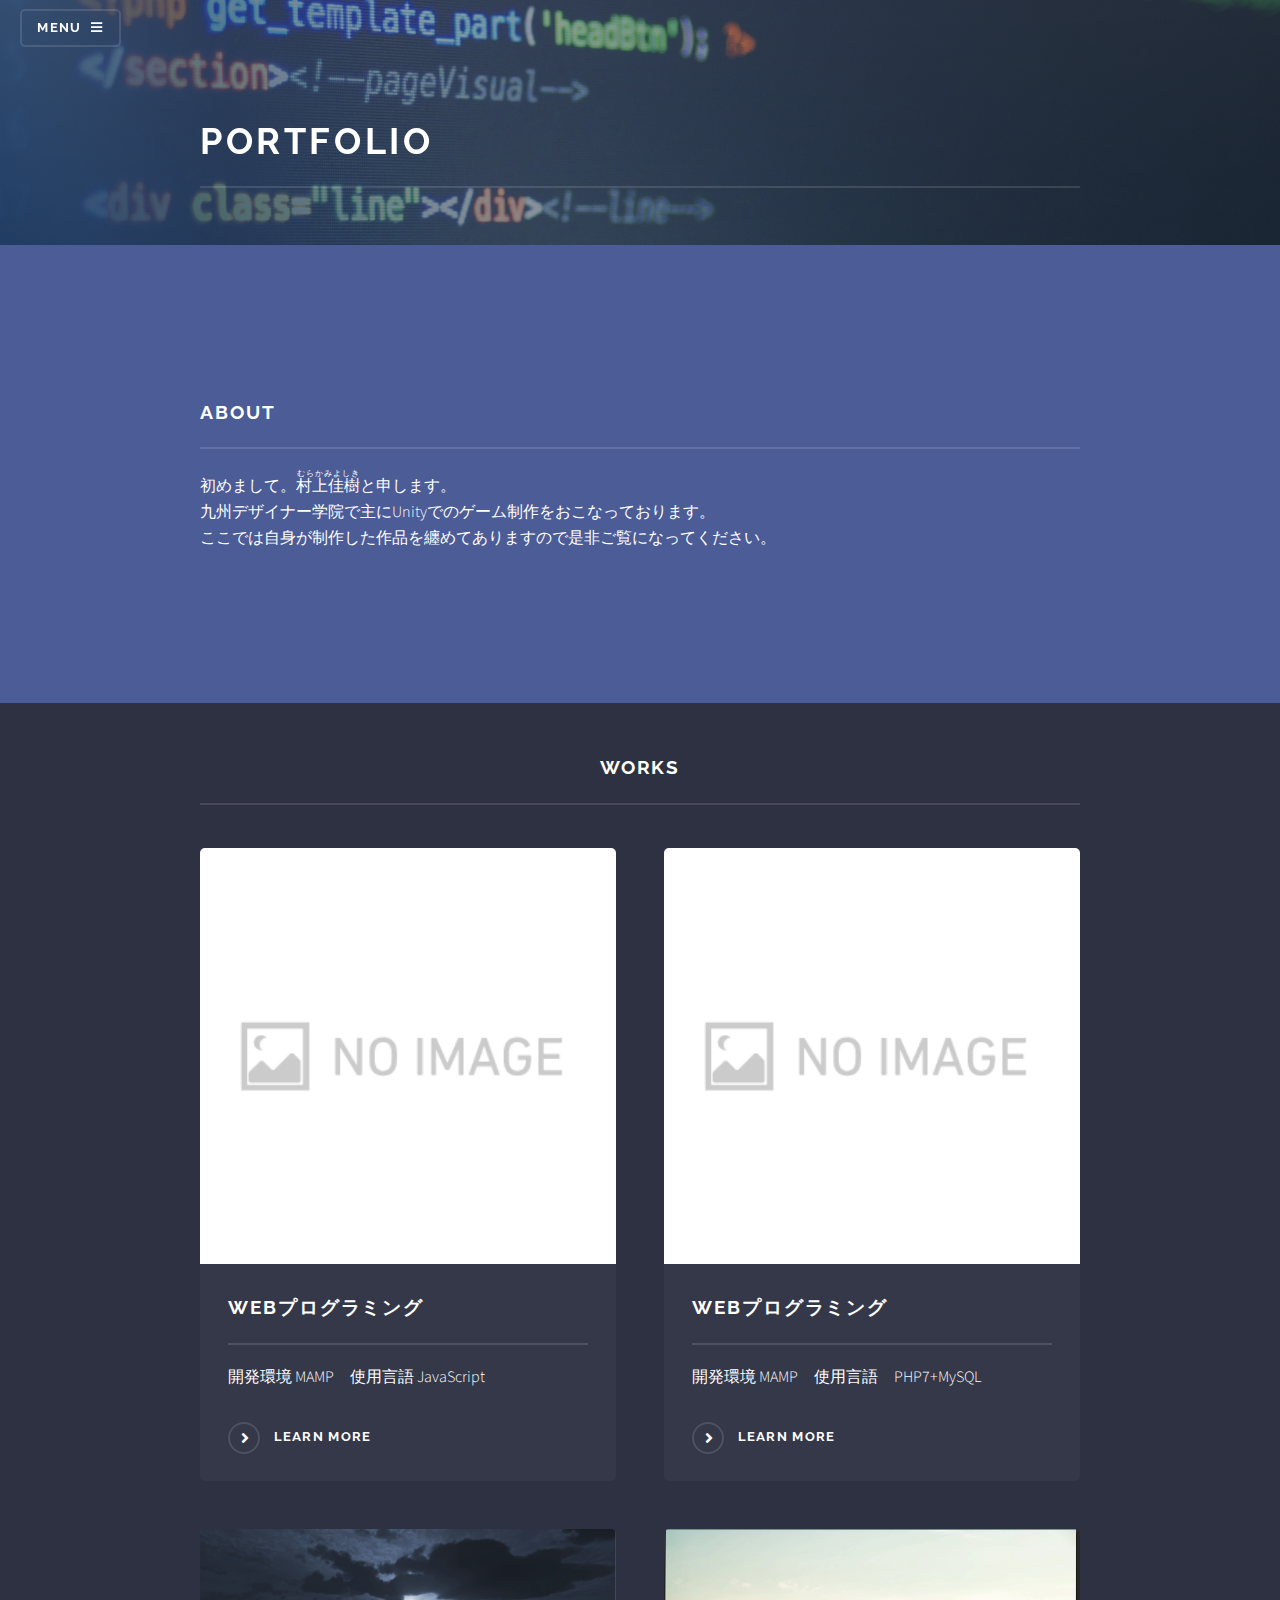
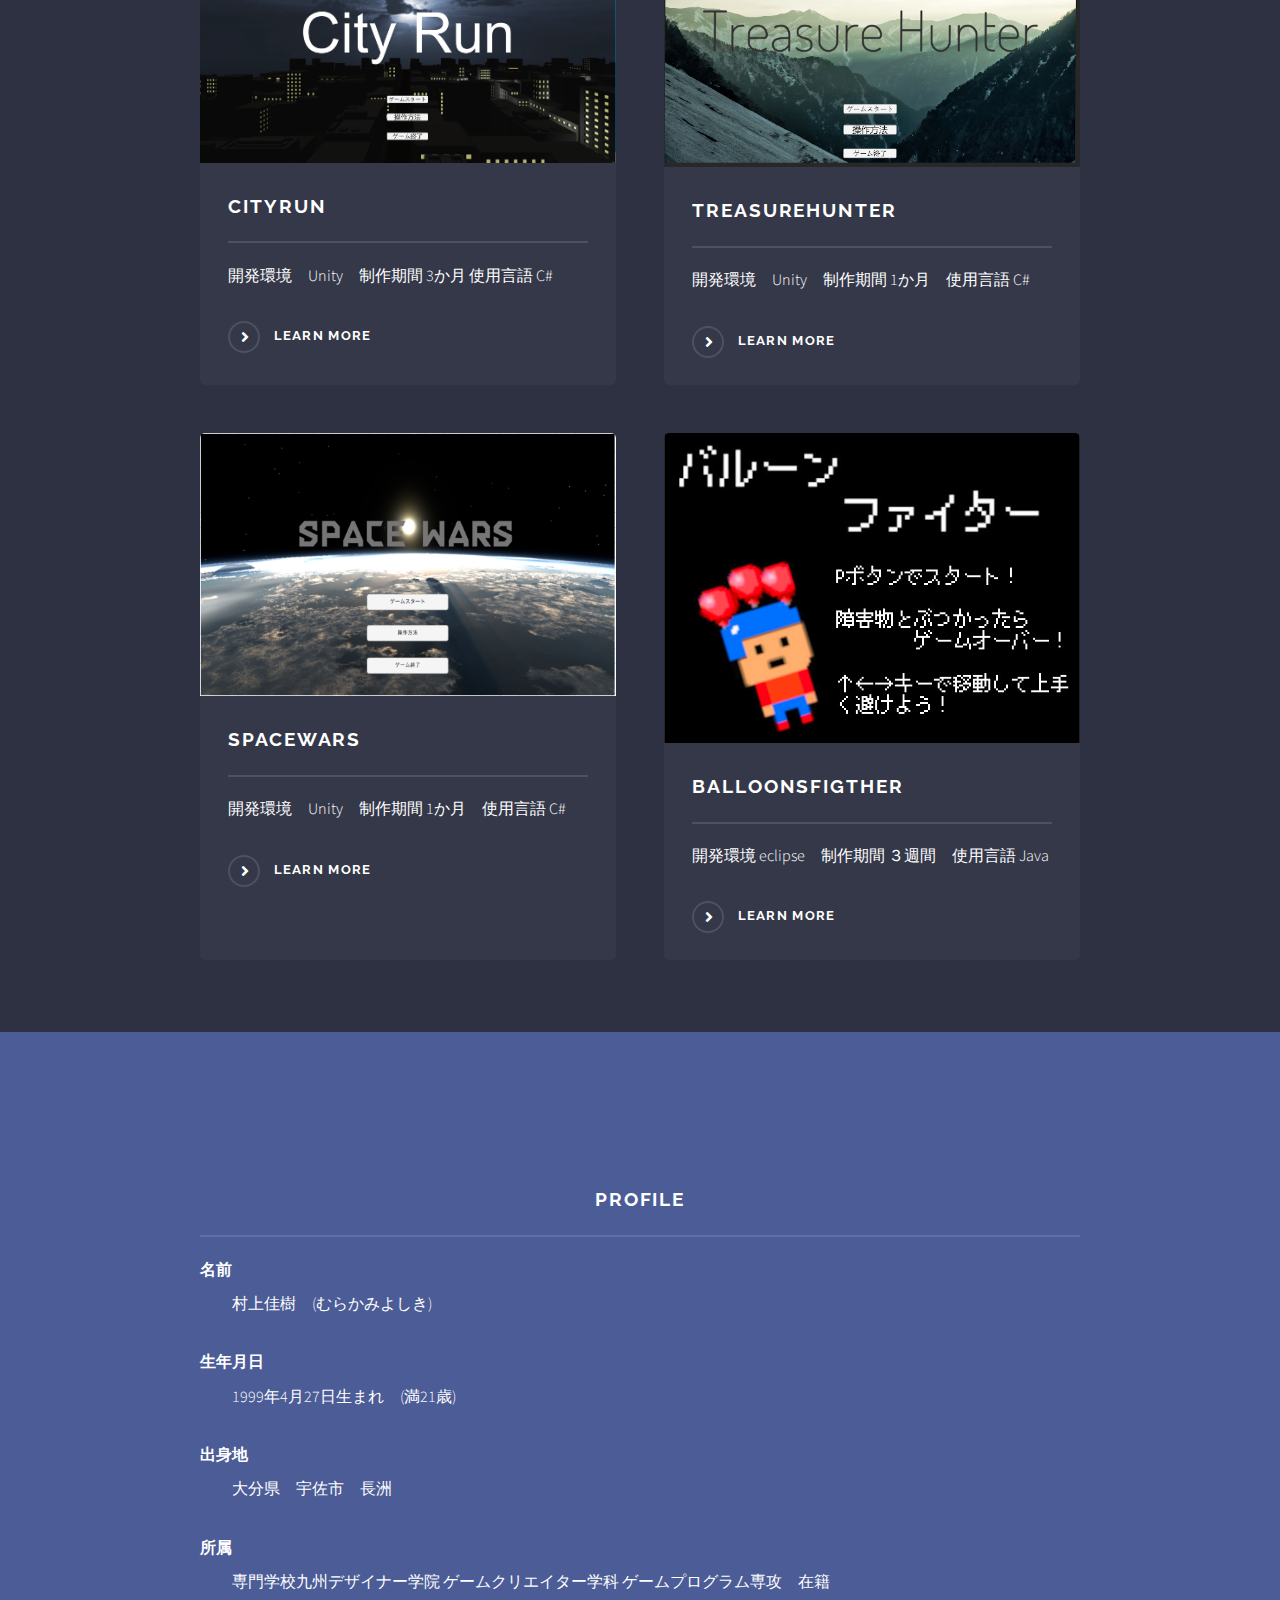
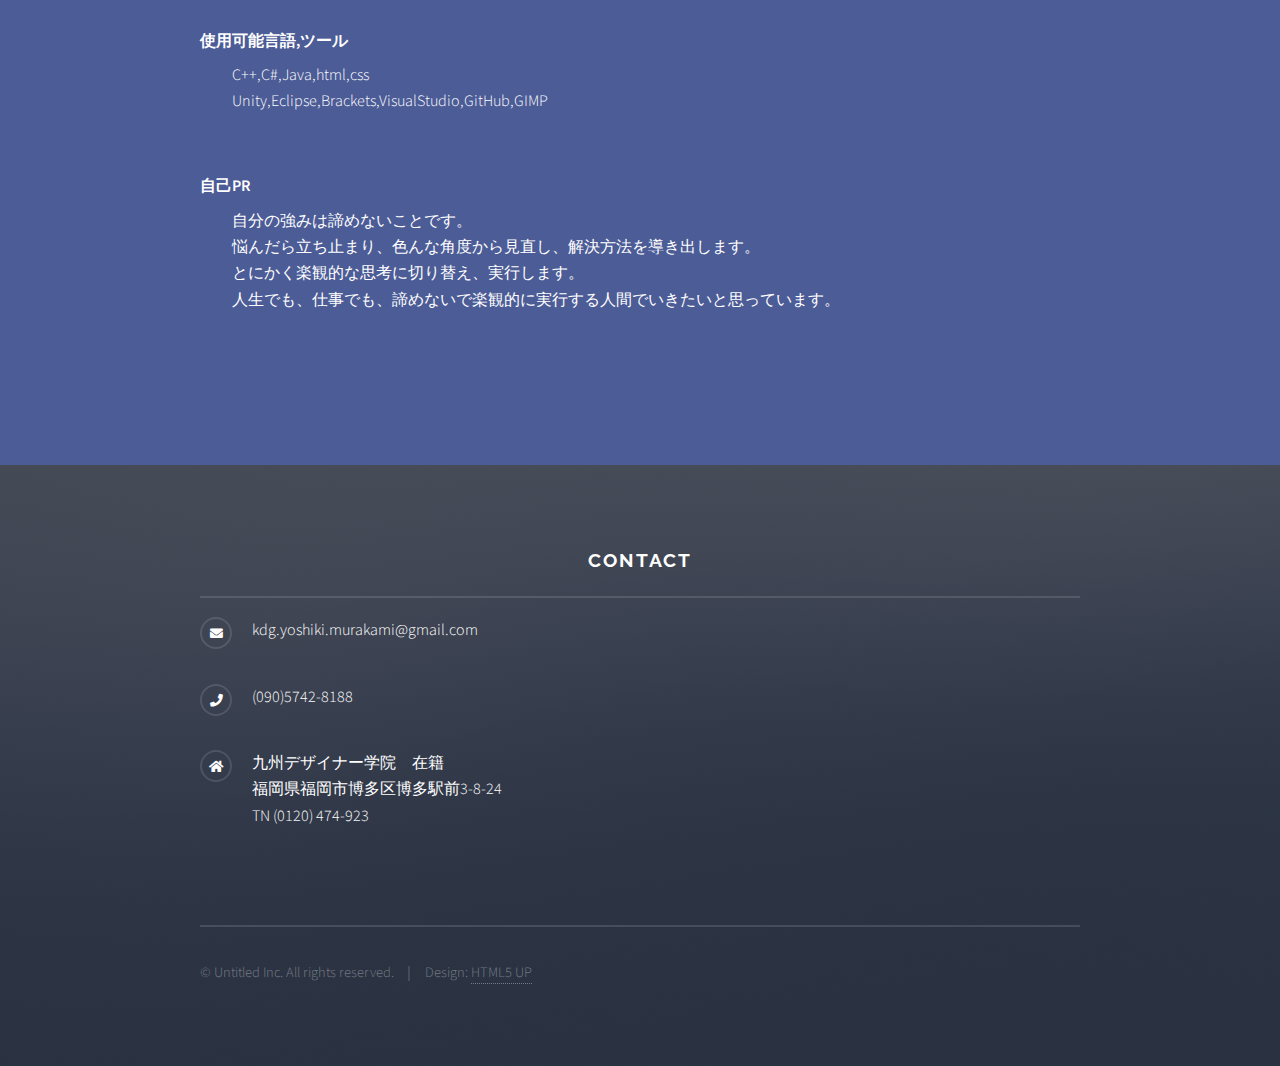
<file: PortFolio/index.html>
<!DOCTYPE HTML>
<!--
	Solid State by HTML5 UP
	html5up.net | @ajlkn
	Free for personal and commercial use under the CCA 3.0 license (html5up.net/license)
-->
<html>
	<head>
		<title>PortFolio</title>
		<meta charset="utf-8" />
		<meta name="viewport" content="width=device-width, initial-scale=1, user-scalable=no" />
		<link rel="stylesheet" href="assets/css/main.css" />
		<noscript><link rel="stylesheet" href="assets/css/noscript.css" /></noscript>
	</head>
	<body class="is-preload">

		<!-- Page Wrapper -->
			<div id="page-wrapper">

				<!-- Header -->
					<header id="header" class="alt">
						<h1><a href="index.html">PortFolio</a></h1>
						<nav>
							<a href="#menu">Menu</a>
						</nav>
					</header>

				<!-- Menu -->
				<nav id="menu">
					<div class="inner">
						<h2>Menu</h2>
						<ul class="links">
							<li><a href="index.html#">Home</a></li>
							<li><a href="index.html#one">about</a></li>
							<li><a href="index.html#three">profile</a></li>
							<li><a href="index.html#footer">contact</a></li>
						</ul>
						<hr>
					   <h2>WORKS</h2>
					  <ul class="links">
						<li><a href="content7.html">Java</a></li>
						<li><a href="content6.html">PHP7+MySQL</a></li>
							<li><a href="content.html">CityRun</a></li>
							 <li><a href="content2.html">TreasureHunter</a></li>								
						  <li><a href="content3.html">SpaceWars</a></li>
						  <li><a href="content4.html">BalloonsFighter</a></li>
						</ul>
						<a href="#" class="close">Close</a>
					</div>
				</nav>

				<!-- Banner -->
					<section id="banner">
                        <div class="bg"></div>
						<div class="inner">
							
							<h2>PortFolio</h2>

						</div>
					</section>

				<!-- Wrapper -->
					<section id="wrapper">

						<!-- One -->
							<section id="one" class="wrapper spotlight style1" >
								<div class="inner" >
									<div class="content">
										<h3 class="major" >about</h3>
                                        <p style=" text-align: left">初めまして。<ruby><rb>村上佳樹</rb><rt>むらかみよしき</rt></ruby>と申します。<br>
                                        九州デザイナー学院で主にUnityでのゲーム制作をおこなっております。<br>
                                        ここでは自身が制作した作品を纏めてありますので是非ご覧になってください。</p>
										
									</div>
								</div>
							</section>


						<!-- two -->
							<section id="two" class="wrapper alt style1">
                                
								<div class="inner">
									<h4 class="major">works</h4>
									
									<section class="features">
										<article>
											<a href="content7.html" class="image"><img src="images/m_e_others_500.png" alt="" width="237px"/></a>
											<h3 class="major">WEBプログラミング</h3>
											<p>開発環境 MAMP　使用言語 JavaScript</p>
											<a href="content7.html" class="special">Learn more</a>
										</article>
										<article>
											<a href="content6.html" class="image"><img src="images/m_e_others_500.png" alt="" width="237px"/></a>
											<h3 class="major">WEBプログラミング</h3>
											<p>開発環境 MAMP　使用言語　PHP7+MySQL</p>
											<a href="content6.html" class="special">Learn more</a>
										</article>
										<article>
											<a  href="content.html" class="image"><img src="images/CR/CityRunTitle.png" alt="" width="237px"/></a>
											<h3 class="major">CityRun</h3>
											<p>開発環境　Unity　制作期間 3か月 使用言語 C#</p>
											<a href="content.html" class="special">Learn more</a>
										</article>
										<article>
											<a href="content2.html" class="image"><img src="images/TH/TreasureTitle.png" alt="" width="237px"/></a>
											<h3 class="major">TreasureHunter</h3>
											<p>開発環境　Unity　制作期間 1か月　使用言語 C#</p>
											<a href="content2.html"  class="special">Learn more</a>
										</article>
										<article>
											<a  href="content3.html" class="image"><img src="images/SW/SpaceWarsTitle.png" alt="" width="237px"/></a>
											<h3 class="major">SPACEWARS</h3>
											<p>開発環境　Unity　制作期間 1か月　使用言語 C#</p>
											<a  href="content3.html" class="special">Learn more</a>
										</article>
										<article>
											<a  href="content4.html"class="image"><img src="images/BF/BalloonsFighterTItle.png" alt="" width="237px"/></a>
											<h3 class="major">BalloonsFigther</h3>
											<p>開発環境 eclipse　制作期間 ３週間　使用言語 Java</p>
											<a  href="content4.html" class="special">Learn more</a>
										</article>
										<!-- <article>
											<a href="content5.html" class="image"><img src="images/SS/SpaceShooterTitle.png" alt="" /></a>
											<h3 class="major">SpaceShooter</h3>
											<p>開発環境 gamesalad　制作期間 6ヶ月</p>
											<a href="content5.html" class="special">Learn more</a>
										</article> -->
										<!-- <article>
											<img  class="image"src="images/andmore.png" alt="" /> 
											<h3 class="major">andmore...</h3>
											<p>今後製作次第追加予定です。</p>
<!--							<a href="" class="special">Learn more</a>-->
										<!-- </article>  -->
									</section>

								</div>
							</section>

					</section>
                <!-- Four -->
                <section id="three" class="wrapper spotlight style1">
								<div class="inner">
									<div class="content">
										<h4 class="major">profile</h4>

                                        <dl>
                                            <dt>名前</dt><dd>村上佳樹　(むらかみよしき)</dd>
                                        </dl>
                                        <dl>
                                            <dt>生年月日</dt><dd>1999年4月27日生まれ　(満21歳)</dd>
                                        </dl>
                                        <dl>
                                            <dt>出身地</dt><dd>大分県　宇佐市　長洲</dd>
                                        </dl>
                                        <dl>
                                            <dt>所属</dt><dd>専門学校九州デザイナー学院 ゲームクリエイター学科 ゲームプログラム専攻　在籍</dd>
                                        </dl>
                                        <dl>
                                            <dt>使用可能言語,ツール</dt><dd>C++,C#,Java,html,css   <br>Unity,Eclipse,Brackets,VisualStudio,GitHub,GIMP</dd>
                                        </dl>
								　　　　　<dl>
                                            <dt>自己PR</dt>
                                            <dd>自分の強みは諦めないことです。<br>
                                                悩んだら立ち止まり、色んな角度から見直し、解決方法を導き出します。<br>
                                                とにかく楽観的な思考に切り替え、実行します。<br>
                                                人生でも、仕事でも、諦めないで楽観的に実行する人間でいきたいと思っています。
                                            </dd>
                                        </dl>
									</div>
								</div>
							</section>

				<!-- Footer -->
					<section id="footer" >
						<div class="inner" id="contact">
							<h4 class="major" id="contact">CONTACT</h4>
						
							<ul class="contact">
							<li class="icon solid fa-envelope">kdg.yoshiki.murakami@gmail.com</li>
								<li class="icon solid fa-phone">(090)5742-8188</li>
								
                                <li class="icon solid fa-home">
									九州デザイナー学院　在籍<br />
									福岡県福岡市博多区博多駅前3-8-24<br />
									TN (0120) 474-923
								</li>
							</ul>
							<ul class="copyright">
								<li>&copy; Untitled Inc. All rights reserved.</li><li>Design: <a href="http://html5up.net">HTML5 UP</a></li>
							</ul>
						</div>
					</section>

			</div>

		<!-- Scripts -->
			<script src="assets/js/jquery.min.js"></script>
			<script src="assets/js/jquery.scrollex.min.js"></script>
			<script src="assets/js/browser.min.js"></script>
			<script src="assets/js/breakpoints.min.js"></script>
			<script src="assets/js/util.js"></script>
			<script src="assets/js/main.js"></script>

	</body>
</html>
</file>
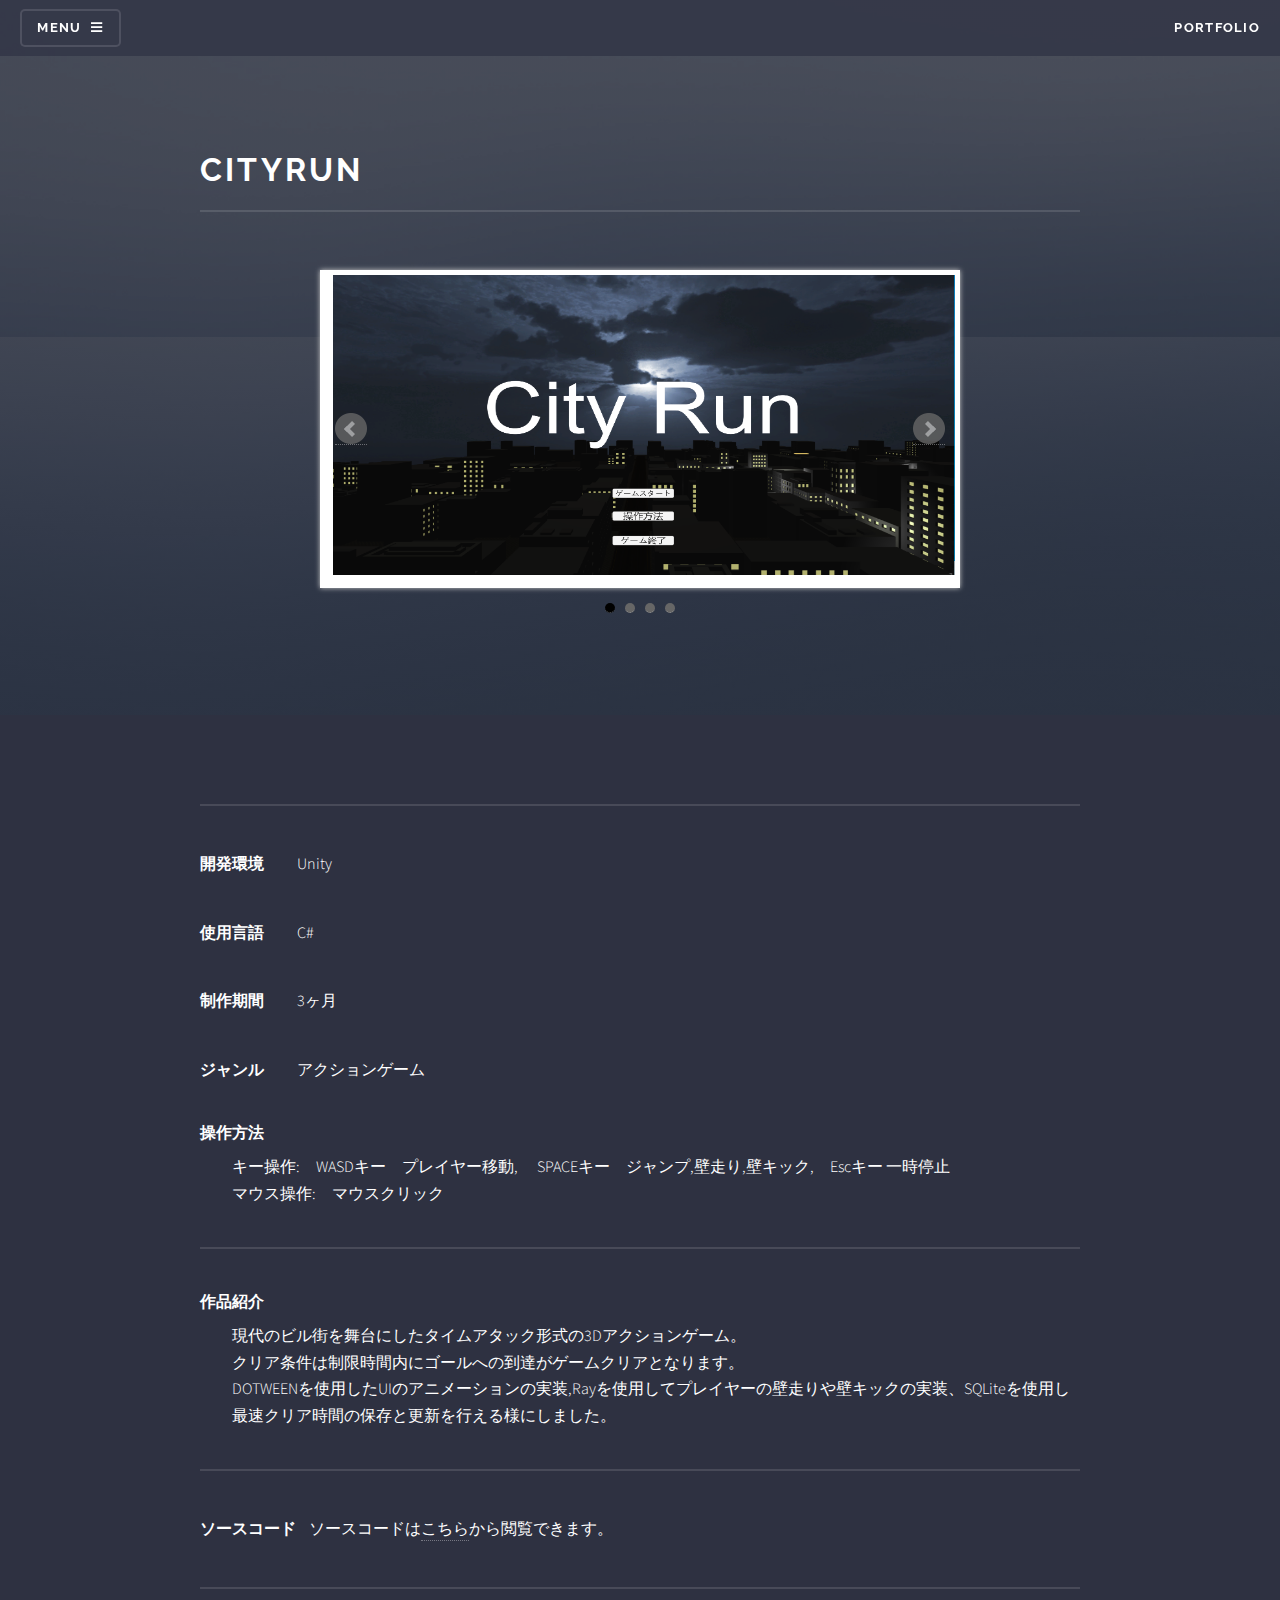
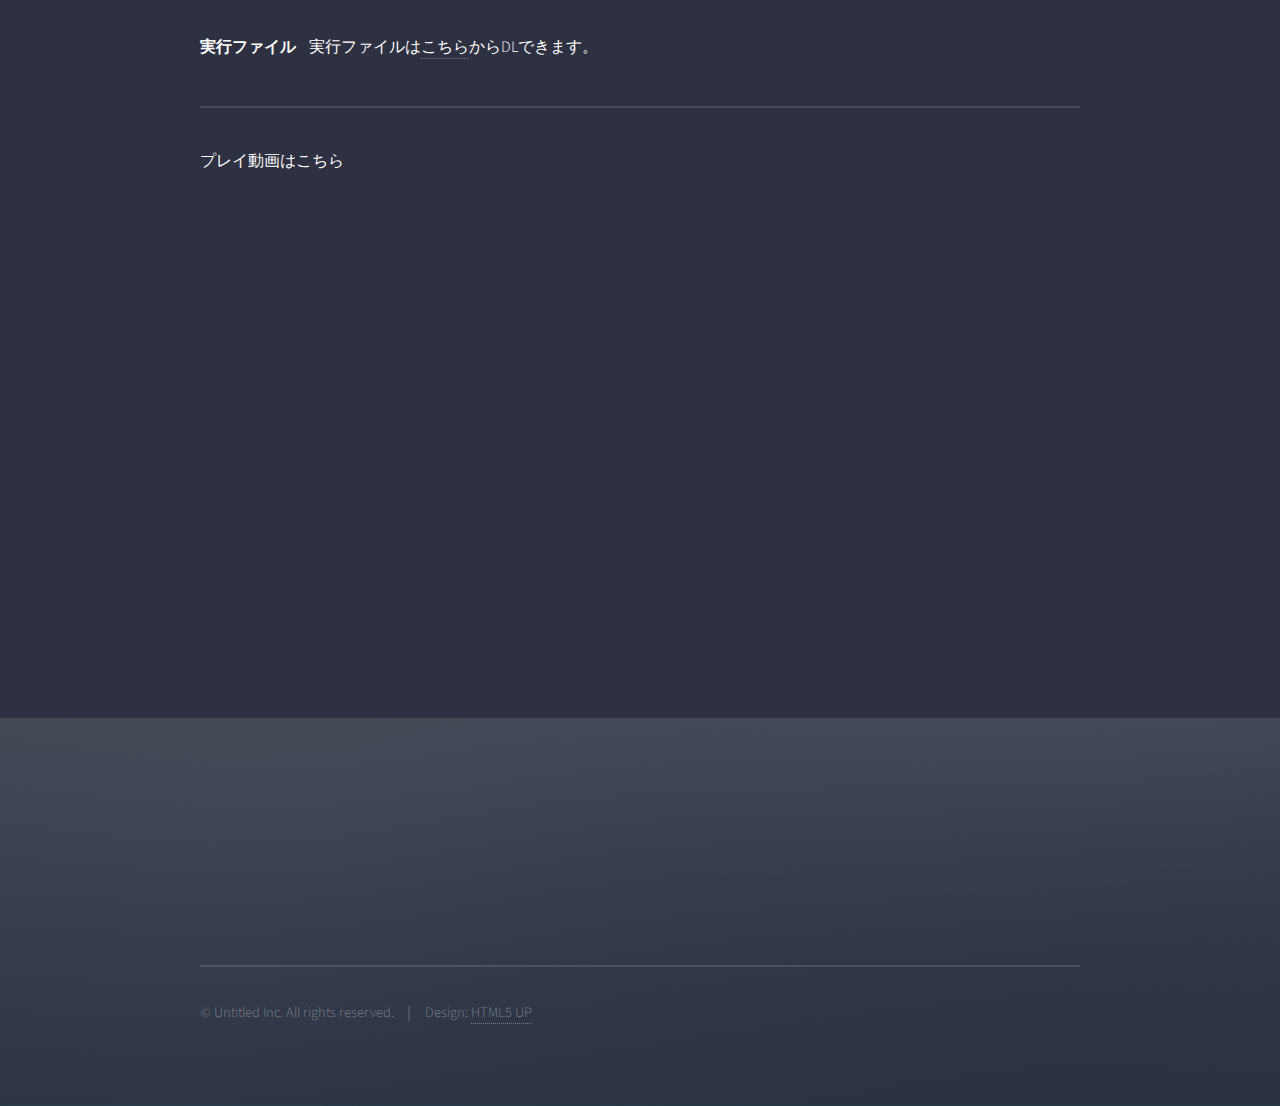
<file: PortFolio/content.html>
<!DOCTYPE HTML>
<!--
	Solid State by HTML5 UP
	html5up.net | @ajlkn
	Free for personal and commercial use under the CCA 3.0 license (html5up.net/license)
-->
<html>
	<head>
		<title>CityRun</title>
		<meta charset="utf-8" />
		<meta name="viewport" content="width=device-width, initial-scale=1, user-scalable=no" />
		<link rel="stylesheet" href="assets/css/main.css" />
		<noscript><link rel="stylesheet" href="assets/css/noscript.css" /></noscript>
                <link rel="stylesheet" href="bxslider-4-4.2.12/dist/jquery.bxslider.css">
        <script src="https://ajax.googleapis.com/ajax/libs/jquery/3.1.1/jquery.min.js"></script>
        <script src="bxslider-4-4.2.12/dist/jquery.bxslider.min.js"></script>

<script>
  $(document).ready(function(){
   	 $('.bxslider').bxSlider({
		auto: false,
         responsive: true,
		slideWidth: 640,
		//minSlides: 3
	});
});
</script>
	</head>
	<body class="is-preload">

		<!-- Page Wrapper -->
			<div id="page-wrapper">

				<!-- Header -->
					<header id="header">
						<h1><a href="index.html">PortFolio</a></h1>
						<nav>
							<a href="#menu">Menu</a>
						</nav>
					</header>

				<!-- Menu -->
                					<nav id="menu">
						<div class="inner">
							<h2>Menu</h2>
							<ul class="links">
								<li><a href="index.html#">Home</a></li>
                                <li><a href="index.html#one">Introduction</a></li>
                                <li><a href="index.html#three">About</a></li>
                                
							</ul>
                            <hr>
                           <h2>WORKS</h2>
                		  <ul class="links">
							<li><a href="content7.html">Java</a></li>
							<li><a href="content6.html">PHP7+MySQL</a></li>
								<li><a href="content.html">CityRun</a></li>
 								<li><a href="content2.html">TreasureHunter</a></li>								
                              <li><a href="content3.html">SpaceWars</a></li>
                              <li><a href="content4.html">BalloonsFighter</a></li>
							</ul>
							<a href="#" class="close">Close</a>
						</div>
					</nav>
				<!-- Wrapper -->
					<section id="wrapper">
						<header>
							<div class="inner">
								<h2>cityrun</h2>
								
							</div>
						</header>

						<!-- Content -->
                        
                             <br>
                               
                                <div class="slider">
                                   <div class="test1">
                                    <ul class="bxslider">
                                        <li><img src="images/CR/CityRunTitle.png" alt="" width="640" height="300"></li>
                                        <li><img src="images/CR/CityRunPlay.png" alt="" width="640" height="300"></li>
                                        <li><img src="images/CR/CityRunGameClear.png" alt="" width="640" height="300"></li>
                                        <li><img src="images/CR/CityRunGameOver.png" alt="" width="640" height="300"></li>
                                    </ul>
                                    </div>
                             </div>       
                             <br>
                           
                        <br>
							<section class="wrapper">
								<div class="inner">

									 
                           <hr>
                                    <div class= "topics">
                                    <dl>
                                        <dt>開発環境</dt><dd>Unity</dd>
                                    </dl>   
                                    <dl>
                                        <dt>使用言語</dt> <dd>C#</dd>
                                    </dl>
                                    <dl>
                                        <dt>制作期間</dt><dd> 3ヶ月</dd>
                                    </dl>
                                    <dl>    
                                        <dt>ジャンル</dt><dd>アクションゲーム</dd>
                                    </dl>
                                    </div>
                                    <div>
                                    <dl>
                                      <dt>操作方法</dt>
                                        <dd>キー操作:　WASDキー　プレイヤー移動, 　SPACEキー　ジャンプ,壁走り,壁キック,　Escキー 一時停止</dd>
                                        <dd>マウス操作:　マウスクリック</dd>
                                    </dl>
                                    </div>
                                    <hr> 
                                    <div>
                                     <dl>
                                        <dt>作品紹介</dt><dd>現代のビル街を舞台にしたタイムアタック形式の3Dアクションゲーム。
                                        <br>
                                        クリア条件は制限時間内にゴールへの到達がゲームクリアとなります。<br>
                                        DOTWEENを使用したUIのアニメーションの実装,Rayを使用してプレイヤーの壁走りや壁キックの実装、SQLiteを使用し最速クリア時間の保存と更新を行える様にしました。</dd>
                                    </dl>
                                    </div>
                                    <hr>
                                     <div class= "topics">
                                    <dl>
                                        <dt>ソースコード</dt> <dd>ソースコードは<a href="https://github.com/kdg200168/Portfolio/tree/main/CityRun/Scripts" target="_blank" rel="nofollow">こちら</a>から閲覧できます。</dd>
                                    </dl>
                                   <hr>
                                    <dl>
                                        <dt>実行ファイル</dt> <dd>実行ファイルは<a href="https://drive.google.com/drive/folders/1-lu9F6yoUp85-4gvxgEnJX69CBQ-Ioqk?usp=sharing" target="_blank" rel="nofollow">こちら</a>からDLできます。</dd>
                                        </dl><hr>
                                    </div>
                                    
                                        <p>プレイ動画はこちら</p>
                                    
                                           
                                          <div  class="video">
                                      <iframe  src="https://www.youtube.com/embed/PfBH8LtmW_E" title="YouTube video player" frameborder="0"  allowfullscreen>
                                      </iframe>
                                </div>
                                </div>
                                
					</section>

                </section>
				<!-- Footer -->
					<section id="footer">
						<div class="inner">
							<ul class="copyright">
								<li>&copy; Untitled Inc. All rights reserved.</li><li>Design: <a href="http://html5up.net">HTML5 UP</a></li>
							</ul>
						</div>
					</section>
                

			</div>

		<!-- Scripts -->
			<script type=”text/javascript” src="assets/js/jquery.min.js"></script>
			<script src="assets/js/jquery.scrollex.min.js"></script>
			<script src="assets/js/browser.min.js"></script>
			<script src="assets/js/breakpoints.min.js"></script>
			<script src="assets/js/util.js"></script>
			<script src="assets/js/main.js"></script>

	</body>
</html>
</file>
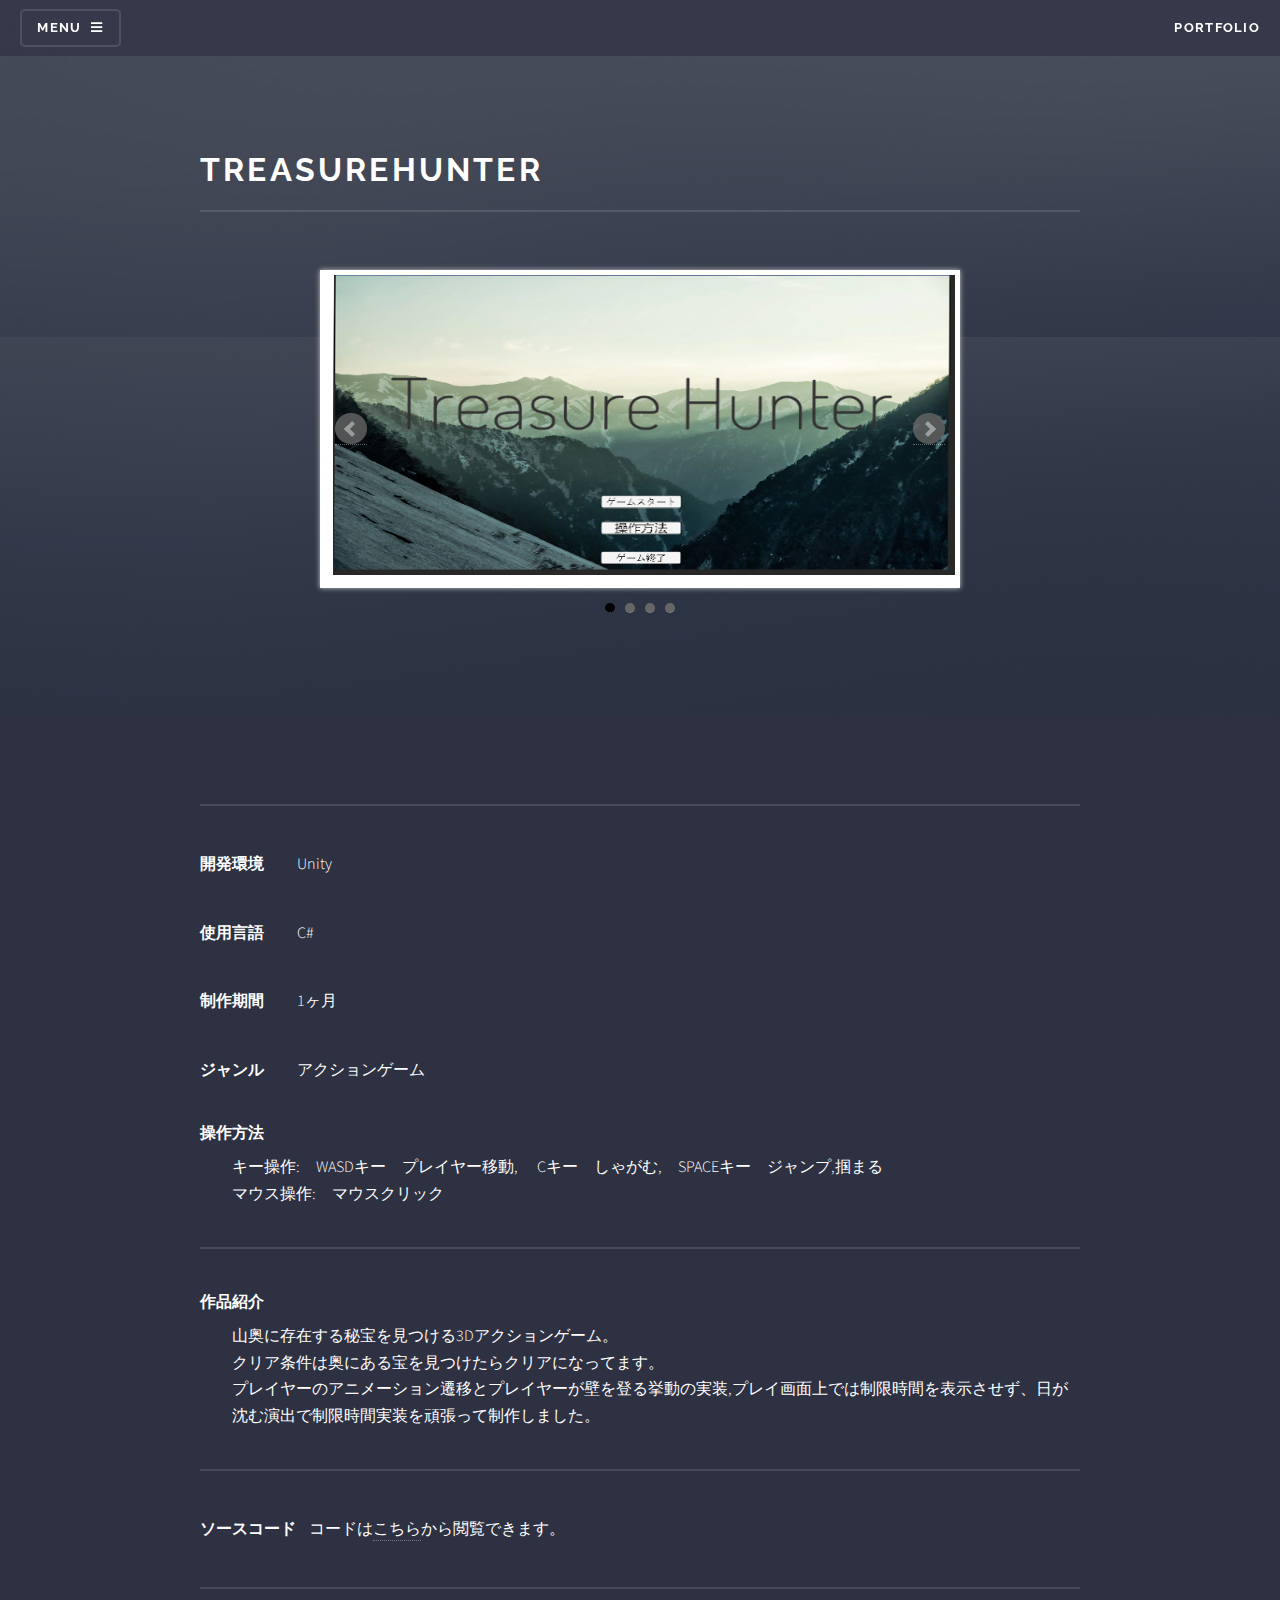
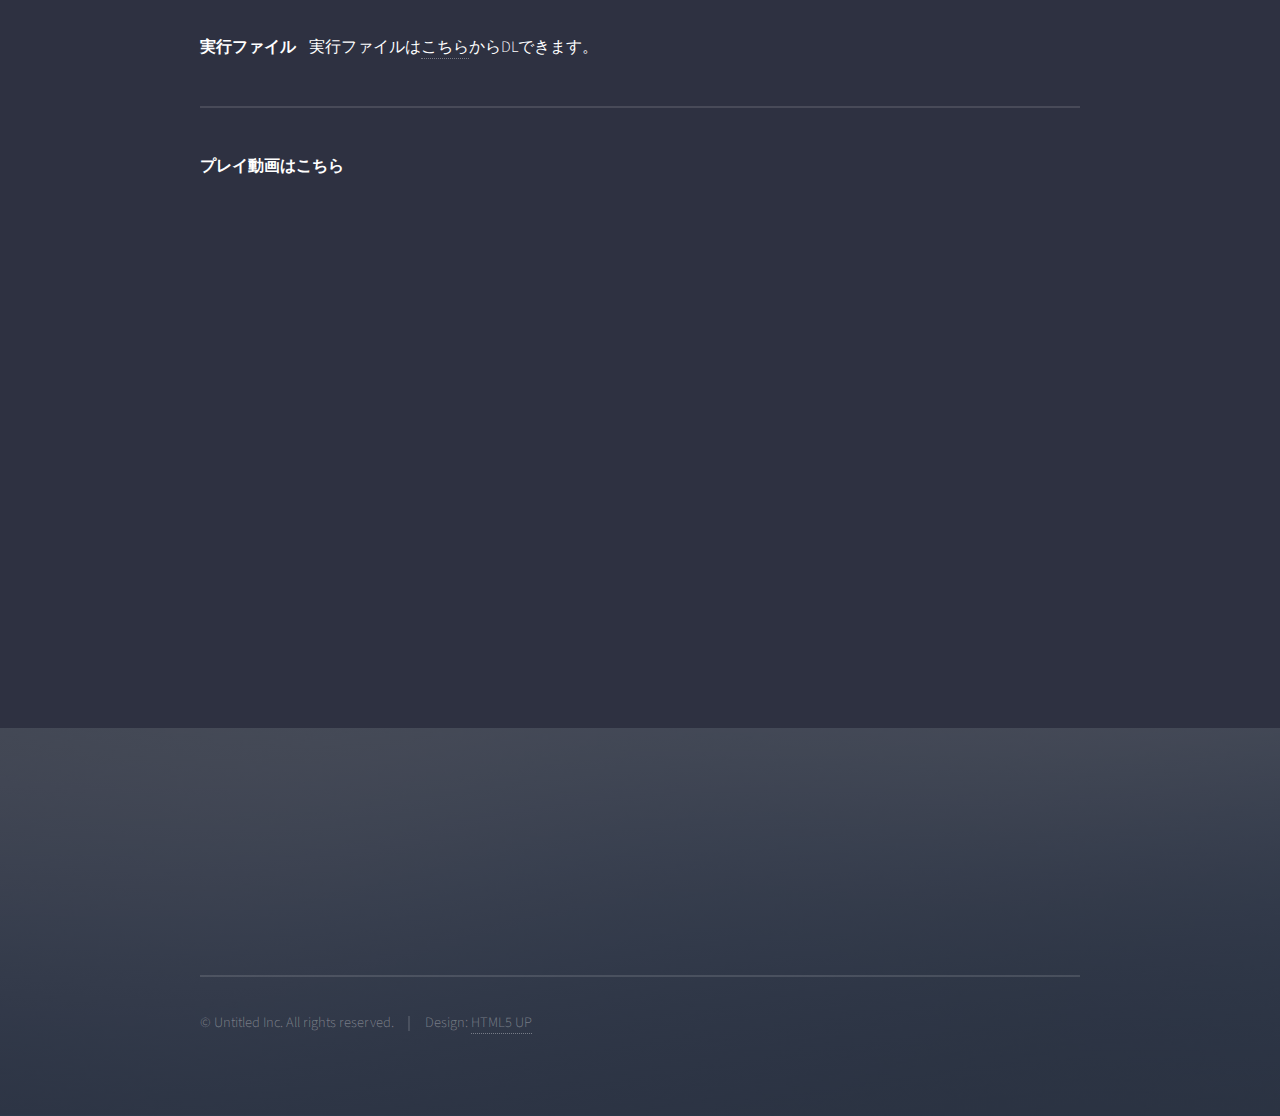
<file: PortFolio/content2.html>
<!DOCTYPE HTML>
<!--
	Solid State by HTML5 UP
	html5up.net | @ajlkn
	Free for personal and commercial use under the CCA 3.0 license (html5up.net/license)
-->
<html>
	<head>
		<title>TreasureHunter</title>
		<meta charset="utf-8" />
		<meta name="viewport" content="width=device-width, initial-scale=1, user-scalable=no" />
		<link rel="stylesheet" href="assets/css/main.css" />
		<noscript><link rel="stylesheet" href="assets/css/noscript.css" /></noscript>
        <link rel="stylesheet" href="bxslider-4-4.2.12/dist/jquery.bxslider.css">
        <script src="https://ajax.googleapis.com/ajax/libs/jquery/3.1.1/jquery.min.js"></script>
        <script src="bxslider-4-4.2.12/dist/jquery.bxslider.min.js"></script>

<script>
  $(document).ready(function(){
   	 $('.bxslider').bxSlider({
		auto: false,
         responsive: true,
		slideWidth: 640,
		//minSlides: 3
	});
});
</script>
	</head>
	<body class="is-preload">

		<!-- Page Wrapper -->
			<div id="page-wrapper">

				<!-- Header -->
					<header id="header">
						<h1><a href="index.html">PortFolio</a></h1>
						<nav>
							<a href="#menu">Menu</a>
						</nav>
					</header>

				<!-- Menu -->
					<nav id="menu">
						<div class="inner">
							<h2>Menu</h2>
							<ul class="links">
								<li><a href="index.html#">Home</a></li>
                                <li><a href="index.html#one">Introduction</a></li>
                                <li><a href="index.html#three">About</a></li>
                                 <li><a href="index.html#footer">contact</a></li>
							</ul>
                            <hr>
                           <h2>WORKS</h2>
                		  <ul class="links">
							<li><a href="content7.html">Java</a></li>
							<li><a href="content6.html">PHP7+MySQL</a></li>
								<li><a href="content.html">CityRun</a></li>
 								<li><a href="content2.html">TreasureHunter</a></li>								
                              <li><a href="content3.html">SpaceWars</a></li>
                              <li><a href="content4.html">BalloonsFighter</a></li>
							</ul>
							<a href="#" class="close">Close</a>
						</div>
					</nav>
				<!-- Wrapper -->
					<section id="wrapper">
						<header>
							<div class="inner">
								<h2>TreasureHunter</h2>
								
							</div>
						</header>

						<!-- Content -->
                         <section>
                             <br>
                               <div class="test1">
                                <div class="slider">
                                   
                                    <ul class="bxslider">
                                        <li><img src="images/TH/TreasureTitle.png" alt="" width="640" height="300"></li>
                                        <li><img src="images/TH/TreasurePlaypng.png" alt="" width="640" height="300"></li>
                                        <li><img src="images/TH/TreasureGameClear.png" alt="" width="640" height="300"></li>
                                        <li><img src="images/TH/TreasureGameOver.png" alt="" width="640" height="300"></li>
                                    </ul>
                                    </div>
                             </div>       
                             <br>
                            </section>
                        <br>
							<section class="wrapper">
								<div class="inner">

									 
                           <hr>
                                    <div class= "topics">
                                    <dl >
                                        <dt>開発環境</dt> <dd>Unity</dd>
                                       </dl>
                                       <dl>
                                       <dt>使用言語</dt> <dd>C#</dd>
                                       </dl>
                                       <dl>
                                        <dt>制作期間</dt><dd> 1ヶ月</dd>
                                       </dl>
                                       <dl>
                                        <dt>ジャンル</dt><dd>アクションゲーム</dd>
                                        </dl>
                                    </div>
                                    <div>
                                           <dl>
                                        <dt>操作方法</dt>
                                        <dd>キー操作:　WASDキー　プレイヤー移動, 　Cキー　しゃがむ,　SPACEキー　ジャンプ,掴まる</dd>
                                        <dd>マウス操作:　マウスクリック</dd>
                                    </dl>
                                    </div>
                                    <hr>
                                        <dl>
                                            <dt>作品紹介</dt>
                                            <dd>山奥に存在する秘宝を見つける3Dアクションゲーム。<br>                           クリア条件は奥にある宝を見つけたらクリアになってます。<br>
                                             プレイヤーのアニメーション遷移とプレイヤーが壁を登る挙動の実装,プレイ画面上では制限時間を表示させず、日が沈む演出で制限時間実装を頑張って制作しました。</dd>
                                        </dl>
                            
                                    <hr>
                                    <div class= "topics">
                                    <dl>
                                        <dt>ソースコード</dt><dd>コードは<a href="https://github.com/kdg200168/Portfolio/tree/main/TreasureHunter/Scripts" target="_blank" rel="nofollow">こちら</a>から閲覧できます。</dd>
                                    </dl> 
                                    </div>
                                    <hr>
                            <div class= "topics">
                                    <dl>
                                        <dt>実行ファイル</dt><dd>実行ファイルは<a href="https://drive.google.com/drive/folders/1Ch30dWgQWaB6tzLIcA8MOA_afOIEjj5m?usp=sharing" target="_blank" rel="nofollow">こちら</a>からDLできます。</dd>
                                    </dl>
                           
                                        <hr>
                                    <dl>
                                        <dt>プレイ動画はこちら</dt>
                                    </dl> 
		                          <div class="video">
									<iframe 
                                            src="https://youtube.com/embed/playlist?list=PL4mk8sDbTnfGBu5yQ2egvxjcBV2cM0Psi"
                                            frameborder="0" allowfullscreen>
                                    </iframe>
                                </div>
                                    </div>
                                </div>
                                <br>
					</section>

                </section>
				<!-- Footer -->
					<section id="footer">
						<div class="inner">
							<ul class="copyright">
								<li>&copy; Untitled Inc. All rights reserved.</li><li>Design: <a href="http://html5up.net">HTML5 UP</a></li>
							</ul>
						</div>
					</section>
                

			</div>

		<!-- Scripts -->
			<script type=”text/javascript” src="assets/js/jquery.min.js"></script>
			<script src="assets/js/jquery.scrollex.min.js"></script>
			<script src="assets/js/browser.min.js"></script>
			<script src="assets/js/breakpoints.min.js"></script>
			<script src="assets/js/util.js"></script>
			<script src="assets/js/main.js"></script>

	</body>
</html>
</file>
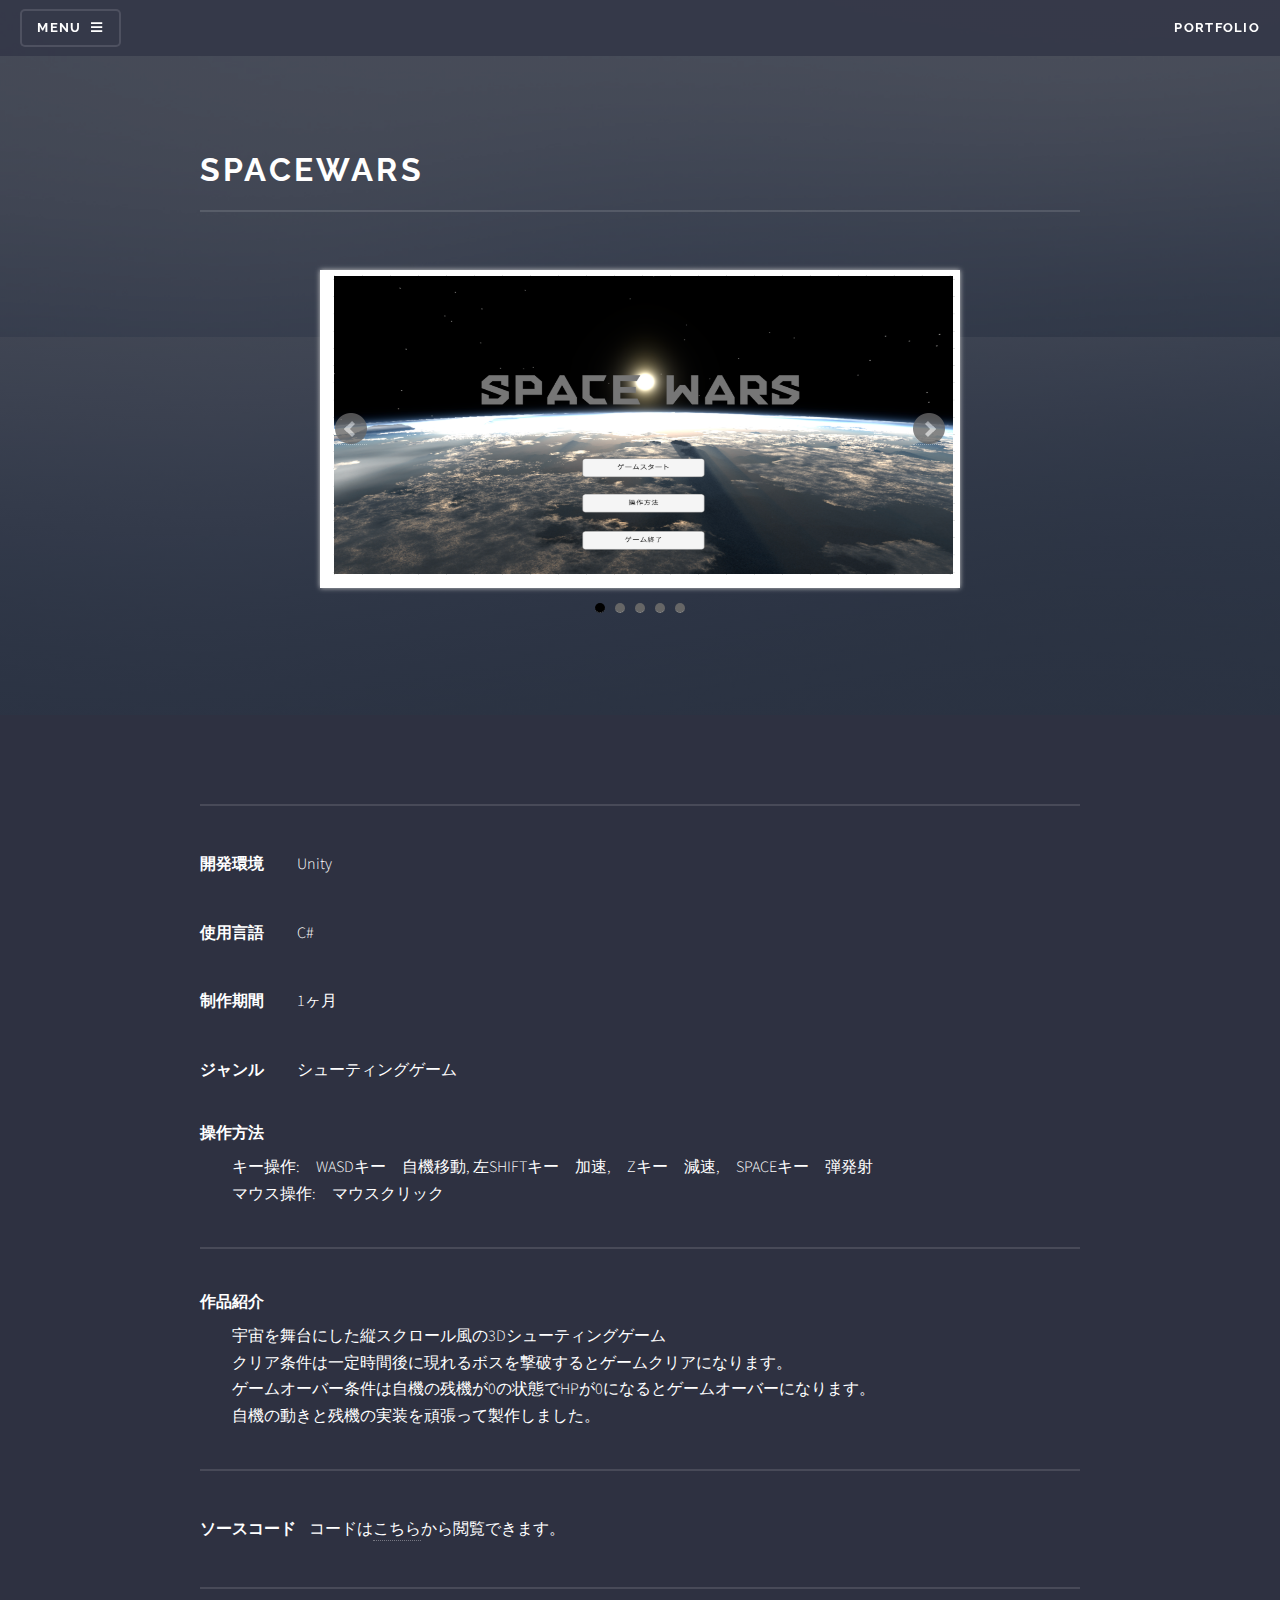
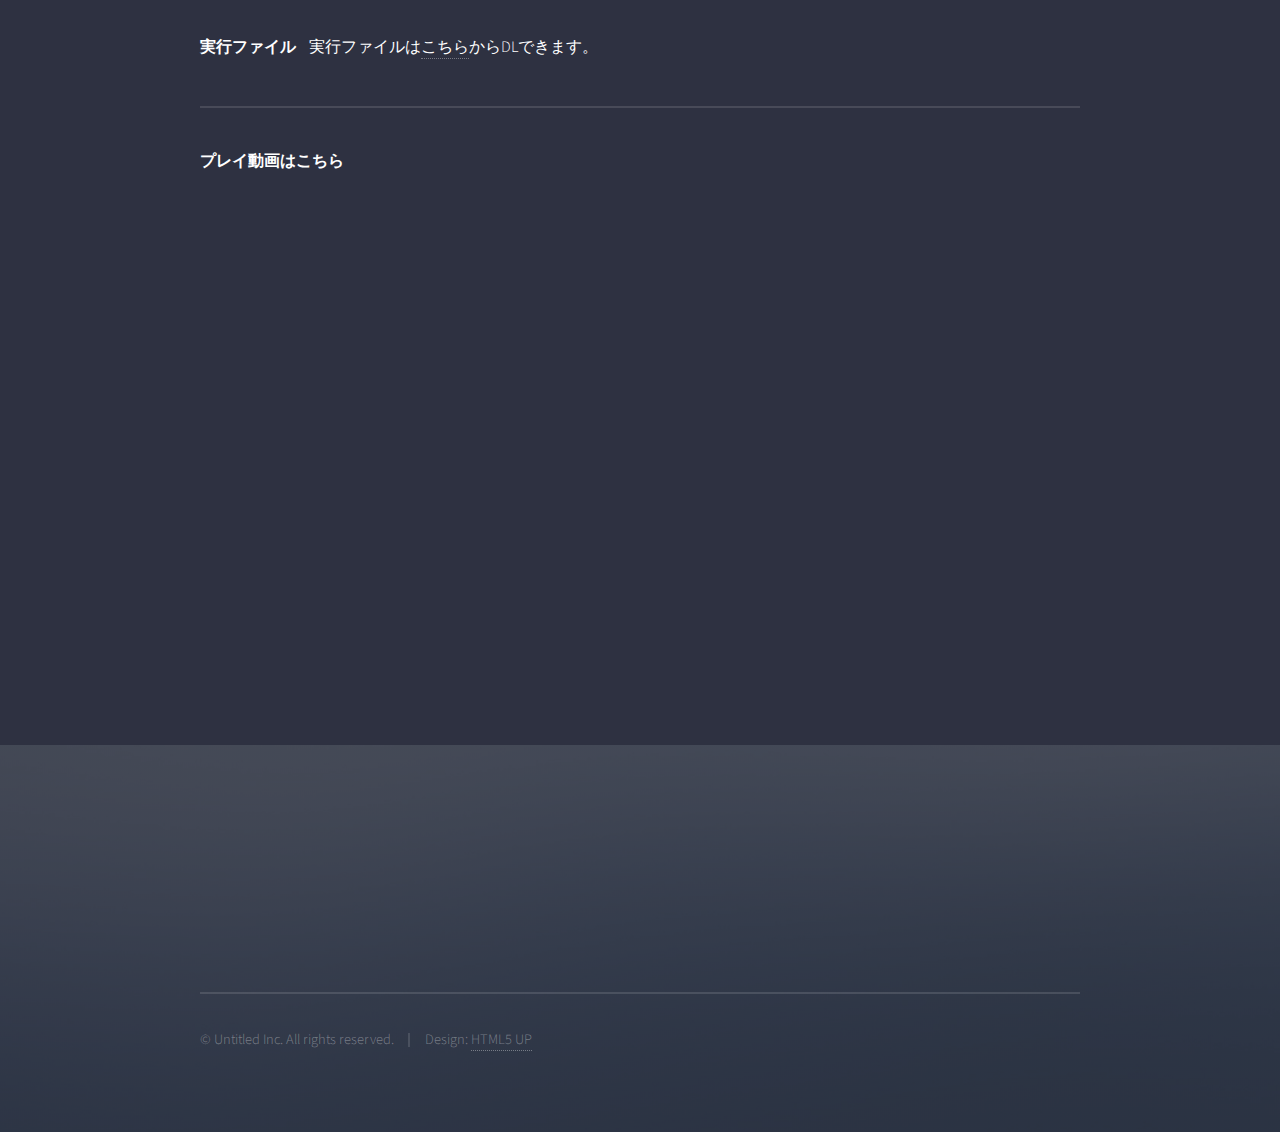
<file: PortFolio/content3.html>
<!DOCTYPE HTML>
<!--
	Solid State by HTML5 UP
	html5up.net | @ajlkn
	Free for personal and commercial use under the CCA 3.0 license (html5up.net/license)
-->
<html>
	<head>
		<title>SpaceWars</title>
		<meta charset="utf-8" />
		<meta name="viewport" content="width=device-width, initial-scale=1, user-scalable=no" />
		<link rel="stylesheet" href="assets/css/main.css" />
		<noscript><link rel="stylesheet" href="assets/css/noscript.css" /></noscript>
        <link rel="stylesheet" href="bxslider-4-4.2.12/dist/jquery.bxslider.css">
        <script src="https://ajax.googleapis.com/ajax/libs/jquery/3.1.1/jquery.min.js"></script>
        <script src="bxslider-4-4.2.12/dist/jquery.bxslider.min.js"></script>

<script>
  $(document).ready(function(){
   	 $('.bxslider').bxSlider({
		auto: false,
         responsive: true,
		slideWidth: 640,
		//minSlides: 3
	});
});
</script>
	</head>
	<body class="is-preload">

		<!-- Page Wrapper -->
			<div id="page-wrapper">

				<!-- Header -->
					<header id="header">
						<h1><a href="index.html">PortFolio</a></h1>
						<nav>
							<a href="#menu">Menu</a>
						</nav>
					</header>

				<!-- Menu -->
					<nav id="menu">
						<div class="inner">
							<h2>Menu</h2>
							<ul class="links">
								<li><a href="index.html#">Home</a></li>
                                <li><a href="index.html#one">Introduction</a></li>
                                <li><a href="index.html#three">About</a></li>
                                 <li><a href="index.html#footer">contact</a></li>
							</ul>
                            <hr>
                           <h2>WORKS</h2>
                		  <ul class="links">
							<li><a href="content7.html">Java</a></li>
							<li><a href="content6.html">PHP7+MySQL</a></li>
								<li><a href="content.html">CityRun</a></li>
 								<li><a href="content2.html">TreasureHunter</a></li>								
                              <li><a href="content3.html">SpaceWars</a></li>
                              <li><a href="content4.html">BalloonsFighter</a></li>
							</ul>
							<a href="#" class="close">Close</a>
						</div>
					</nav>
				<!-- Wrapper -->
					<section id="wrapper">
						<header>
							<div class="inner">
								<h2>SPACEWARS</h2>
								
							</div>
						</header>

						<!-- Content -->
                         <section>
                             <br>
                               <div class="test1">
                                <div class="slider">
                                   
                                    <ul class="bxslider">
                                        <li><img src="images/SW/SpaceWarsTitle.png" alt="" width="640" height="300"></li>
                                        <li><img src="images/SW/SpaceWarsPlay01.png" alt="" width="640" height="300"></li>
                                        <li><img src="images/SW/SpaceWarsBoss01.png" alt="" width="640" height="300"></li>
                                        <li><img src="images/SW/SpaceWarsGameClear.png" alt="" width="640" height="300"></li>
                                        <li><img src="images/SW/SpaceWarsGameOver.png" alt="" width="640" height="300"></li>
                                    </ul>
                                    </div>
                             </div>       
                             <br>
                            </section>
                        <br>
							<section class="wrapper">
								<div class="inner">

								
                            <hr>
                                   <div class= "topics">
                                    <dl >
                                        <dt>開発環境</dt> <dd>Unity</dd>
                                       </dl>
                                       <dl>
                                       <dt>使用言語</dt> <dd>C#</dd>
                                       </dl>
                                       <dl>
                                        <dt>制作期間</dt><dd> 1ヶ月</dd>
                                       </dl>
                                       <dl>
                                        <dt>ジャンル</dt><dd>シューティングゲーム</dd>
                                       </dl>
                                    </div>
                                    <div>
                                           <dl>
                                        <dt>操作方法</dt>
                                        <dd>キー操作:　WASDキー　自機移動, 左SHIFTキー　加速,　Zキー　減速,　SPACEキー　弾発射</dd>
                                        <dd>マウス操作:　マウスクリック</dd>
                                    </dl>
                                    </div>
                                    <hr>
                                    <div>
                                        <dl>
                                            <dt>作品紹介</dt>
                                            <dd>宇宙を舞台にした縦スクロール風の3Dシューティングゲーム<br>                           クリア条件は一定時間後に現れるボスを撃破するとゲームクリアになります。<br>
                                                ゲームオーバー条件は自機の残機が0の状態でHPが0になるとゲームオーバーになります。<br>
                                                自機の動きと残機の実装を頑張って製作しました。</dd>
                                        </dl>
                            </div>
                                    <hr>
                                       <div class= "topics">
                                    <dl>
                                        <dt>ソースコード</dt><dd>コードは<a href="https://github.com/kdg200168/Portfolio/tree/main/SPACEWARS" target="_blank" rel="nofollow">こちら</a>から閲覧できます。</dd>
                                    </dl>
                                       </div>
                                    <hr>
                            <div class= "topics">
                                    <dl>
                                        <dt>実行ファイル</dt><dd>実行ファイルは<a href= "https://drive.google.com/drive/folders/1JnvqTRZo_mEiLQISxvYBhI7mbDw2qZAx?usp=sharing">こちら</a>からDLできます。</dd>
                                    </dl>
                                    <hr>
                                </div>
                                    <dl>
                                        <dt>プレイ動画はこちら</dt>
                                    </dl>
                                    
		                          <div class="video">
									<iframe
                                            src="https://youtube.com/embed/playlist?list=PL4mk8sDbTnfFLf5r35GmyeEkHumdufL2U"
                                            frameborder="0" allow="autoplay; encrypted-media" allowfullscreen>
                                    </iframe>
                                    </div>
                                    </div>
                                
                                <br>
					</section>

                </section>
				<!-- Footer -->
					<section id="footer">
						<div class="inner">
							<ul class="copyright">
								<li>&copy; Untitled Inc. All rights reserved.</li><li>Design: <a href="http://html5up.net">HTML5 UP</a></li>
							</ul>
						</div>
					</section>
                

			</div>

		<!-- Scripts -->
			<script type=”text/javascript” src="assets/js/jquery.min.js"></script>
			<script src="assets/js/jquery.scrollex.min.js"></script>
			<script src="assets/js/browser.min.js"></script>
			<script src="assets/js/breakpoints.min.js"></script>
			<script src="assets/js/util.js"></script>
			<script src="assets/js/main.js"></script>

	</body>
</html>
</file>
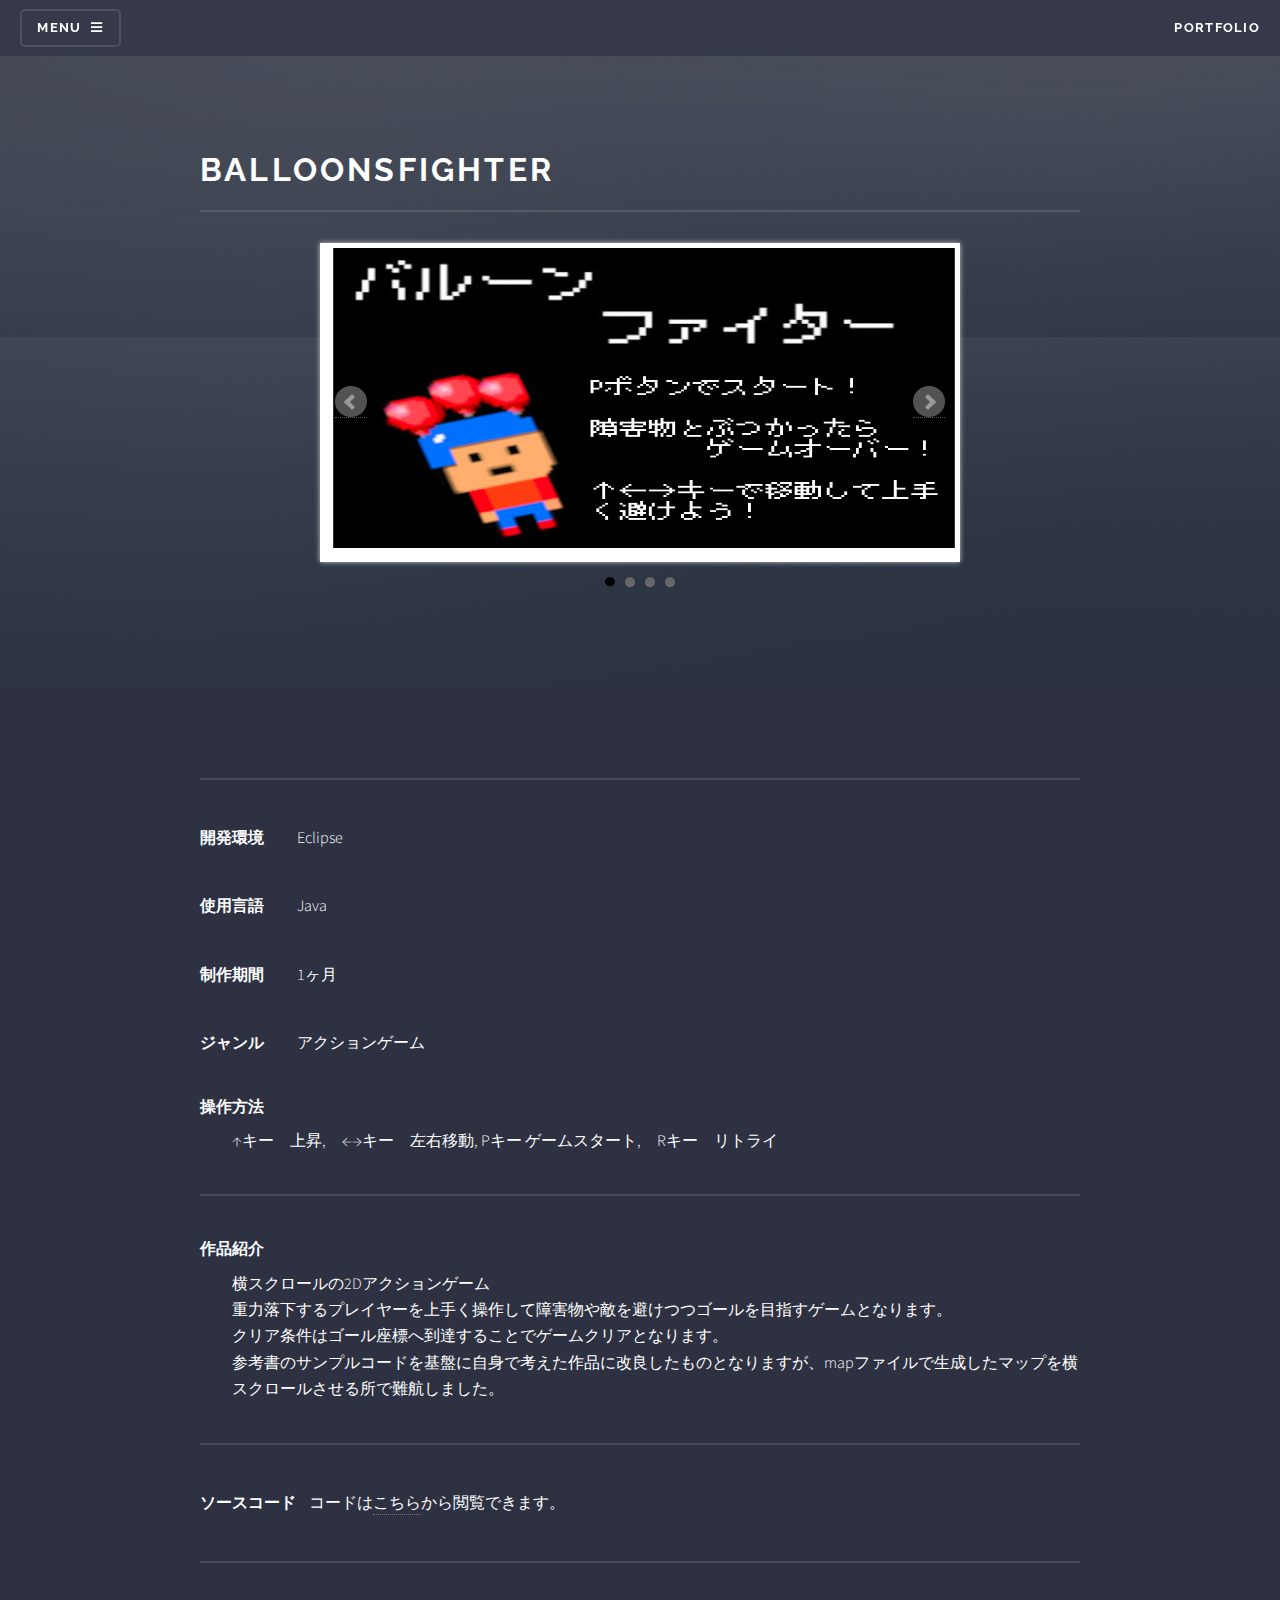
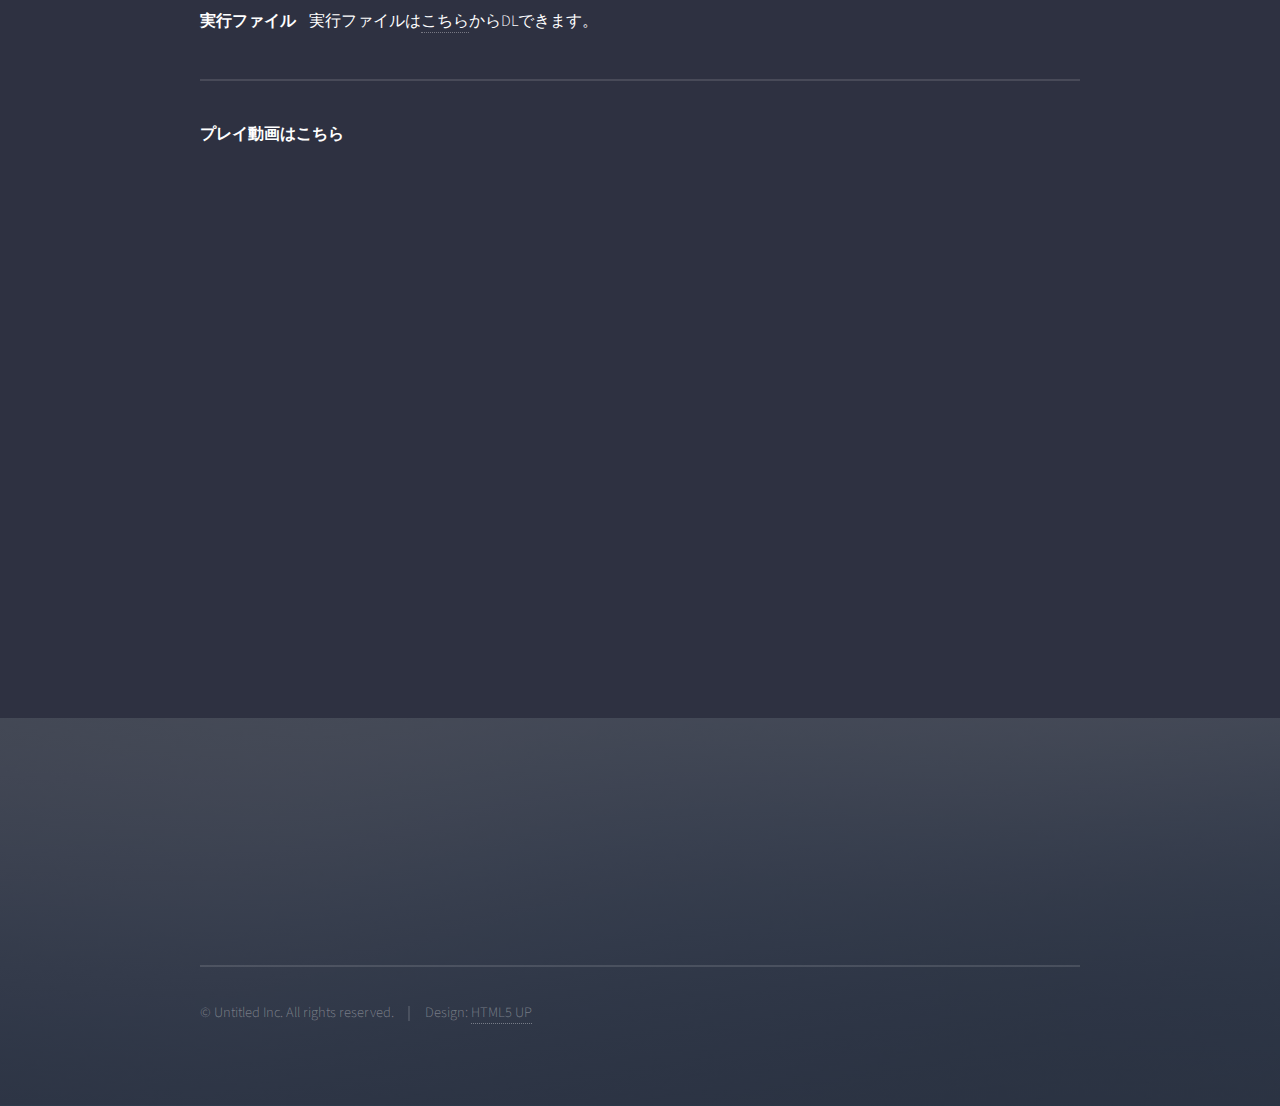
<file: PortFolio/content4.html>
<!DOCTYPE HTML>
<!--
	Solid State by HTML5 UP
	html5up.net | @ajlkn
	Free for personal and commercial use under the CCA 3.0 license (html5up.net/license)
-->
<html>
	<head>
		<title>BalloonsFighter</title>
		<meta charset="utf-8" />
		<meta name="viewport" content="width=device-width, initial-scale=1, user-scalable=no" />
		<link rel="stylesheet" href="assets/css/main.css" />
		<noscript><link rel="stylesheet" href="assets/css/noscript.css" /></noscript>
        <link rel="stylesheet" href="bxslider-4-4.2.12/dist/jquery.bxslider.css">
        <script src="https://ajax.googleapis.com/ajax/libs/jquery/3.1.1/jquery.min.js"></script>
        <script src="bxslider-4-4.2.12/dist/jquery.bxslider.min.js"></script>

<script>
  $(document).ready(function(){
   	 $('.bxslider').bxSlider({
		auto: false,
         responsive: true,
		slideWidth: 640,
		//minSlides: 3
	});
});
</script>
	</head>
	<body class="is-preload">

		<!-- Page Wrapper -->
			<div id="page-wrapper">

				<!-- Header -->
					<header id="header">
						<h1><a href="index.html">PortFolio</a></h1>
						<nav>
							<a href="#menu">Menu</a>
						</nav>
					</header>

				<!-- Menu -->
					<nav id="menu">
						<div class="inner">
							<h2>Menu</h2>
							<ul class="links">
								<li><a href="index.html#">Home</a></li>
                                <li><a href="index.html#one">Introduction</a></li>
                                <li><a href="index.html#three">About</a></li>
                                 <li><a href="index.html#footer">contact</a></li>
							</ul>
                            <hr>
                           <h2>WORKS</h2>
                		  <ul class="links">
							<li><a href="content7.html">Java</a></li>
							<li><a href="content6.html">PHP7+MySQL</a></li>
								<li><a href="content.html">CityRun</a></li>
 								<li><a href="content2.html">TreasureHunter</a></li>								
                              <li><a href="content3.html">SpaceWars</a></li>
                              <li><a href="content4.html">BalloonsFighter</a></li>
                            </ul>
							<a href="#" class="close">Close</a>
						</div>
					</nav>
				<!-- Wrapper -->
					<section id="wrapper">
						<header>
							<div class="inner">
								<h2>BalloonsFighter</h2>
								
							</div>
						</header>

						<!-- Content -->
                                <section>
                                <div class="slider">
                                    <div class="test1">
                                    <ul class="bxslider">
                                        <li><img src="images/BF/BalloonsFighterTItle.png" alt="" width="640" height="300"></li>
                                        <li><img src="images/BF/BalloonsFighterPlay.png" alt="" width="640" height="300"></li>
                                        <li><img src="images/BF/BalloonsFighterGameClear.png" alt="" width="640" height="300"></li>
                                        <li><img src="images/BF/BalloonsFighterGameOver.png" alt="" width="640" height="300"></li>
                                    </ul>
                                    </div>
                                </div>                   
                            </section>
                        <br><br>
							<section class="wrapper">
								<div class="inner">

								
 
                            <hr>
                                   <div class= "topics">
                                    <dl >
                                        <dt>開発環境</dt> <dd>Eclipse</dd>
                                       </dl>
                                       <dl>
                                       <dt>使用言語</dt> <dd>Java</dd>
                                       </dl>
                                       <dl>
                                        <dt>制作期間</dt><dd> 1ヶ月</dd>
                                       </dl>
                                       <dl>
                                        <dt>ジャンル</dt><dd>アクションゲーム</dd>
                                       </dl>
                                    </div>
                                    <div>
                                        <dl>
                                        <dt>操作方法</dt>
                                        <dd>↑キー　上昇,　←→キー　左右移動, Pキー ゲームスタート,　Rキー　リトライ</dd>
                                    </dl>
                            </div>
                                    <hr>
                            <div>
                                        <dl>
                                            <dt>作品紹介</dt>
                                            <dd>横スクロールの2Dアクションゲーム<br>重力落下するプレイヤーを上手く操作して障害物や敵を避けつつゴールを目指すゲームとなります。<br>
                                         クリア条件はゴール座標へ到達することでゲームクリアとなります。<br>
                                        参考書のサンプルコードを基盤に自身で考えた作品に改良したものとなりますが、mapファイルで生成したマップを横スクロールさせる所で難航しました。</dd>
                                        </dl>
                            </div>
                                    <hr>
                                       <div class= "topics">
                                    <dl>
                                        <dt>ソースコード</dt><dd>コードは<a href="https://github.com/kdg200168/Portfolio/tree/main/BalloonsFighter/Scripts" target="_blank" rel="nofollow">こちら</a>から閲覧できます。</dd>
                                    </dl>
                                       </div>
                                    <hr>
                            <div class= "topics">
                                    <dl>
                                        <dt>実行ファイル</dt><dd>実行ファイルは<a href= "https://drive.google.com/drive/folders/16HojGzrKFsvvSejeAwmMxIH3pYID-xf0?usp=sharing">こちら</a>からDLできます。</dd>
                                    </dl>
                                    <hr>
                                </div>
                                    <dl>
                                        <dt>プレイ動画はこちら</dt>
                                    </dl>
		                          <div class="video">
									<iframe 
                                            src="https://www.youtube.com/embed/2UW2zgumMok" title="YouTube video player"
                                            frameborder="0" allow="autoplay; encrypted-media" allowfullscreen>
                                    </iframe>
                                    </div>
                                    </div>
                                
                                <br>
					</section>

                </section>
				<!-- Footer -->
					<section id="footer">
						<div class="inner">
                            
							<ul class="copyright">
								<li>&copy; Untitled Inc. All rights reserved.</li><li>Design: <a href="http://html5up.net">HTML5 UP</a></li>
							</ul>
						</div>
					</section>
                

			</div>

		<!-- Scripts -->
			<script type=”text/javascript” src="assets/js/jquery.min.js"></script>
			<script src="assets/js/jquery.scrollex.min.js"></script>
			<script src="assets/js/browser.min.js"></script>
			<script src="assets/js/breakpoints.min.js"></script>
			<script src="assets/js/util.js"></script>
			<script src="assets/js/main.js"></script>

	</body>
</html>
</file>
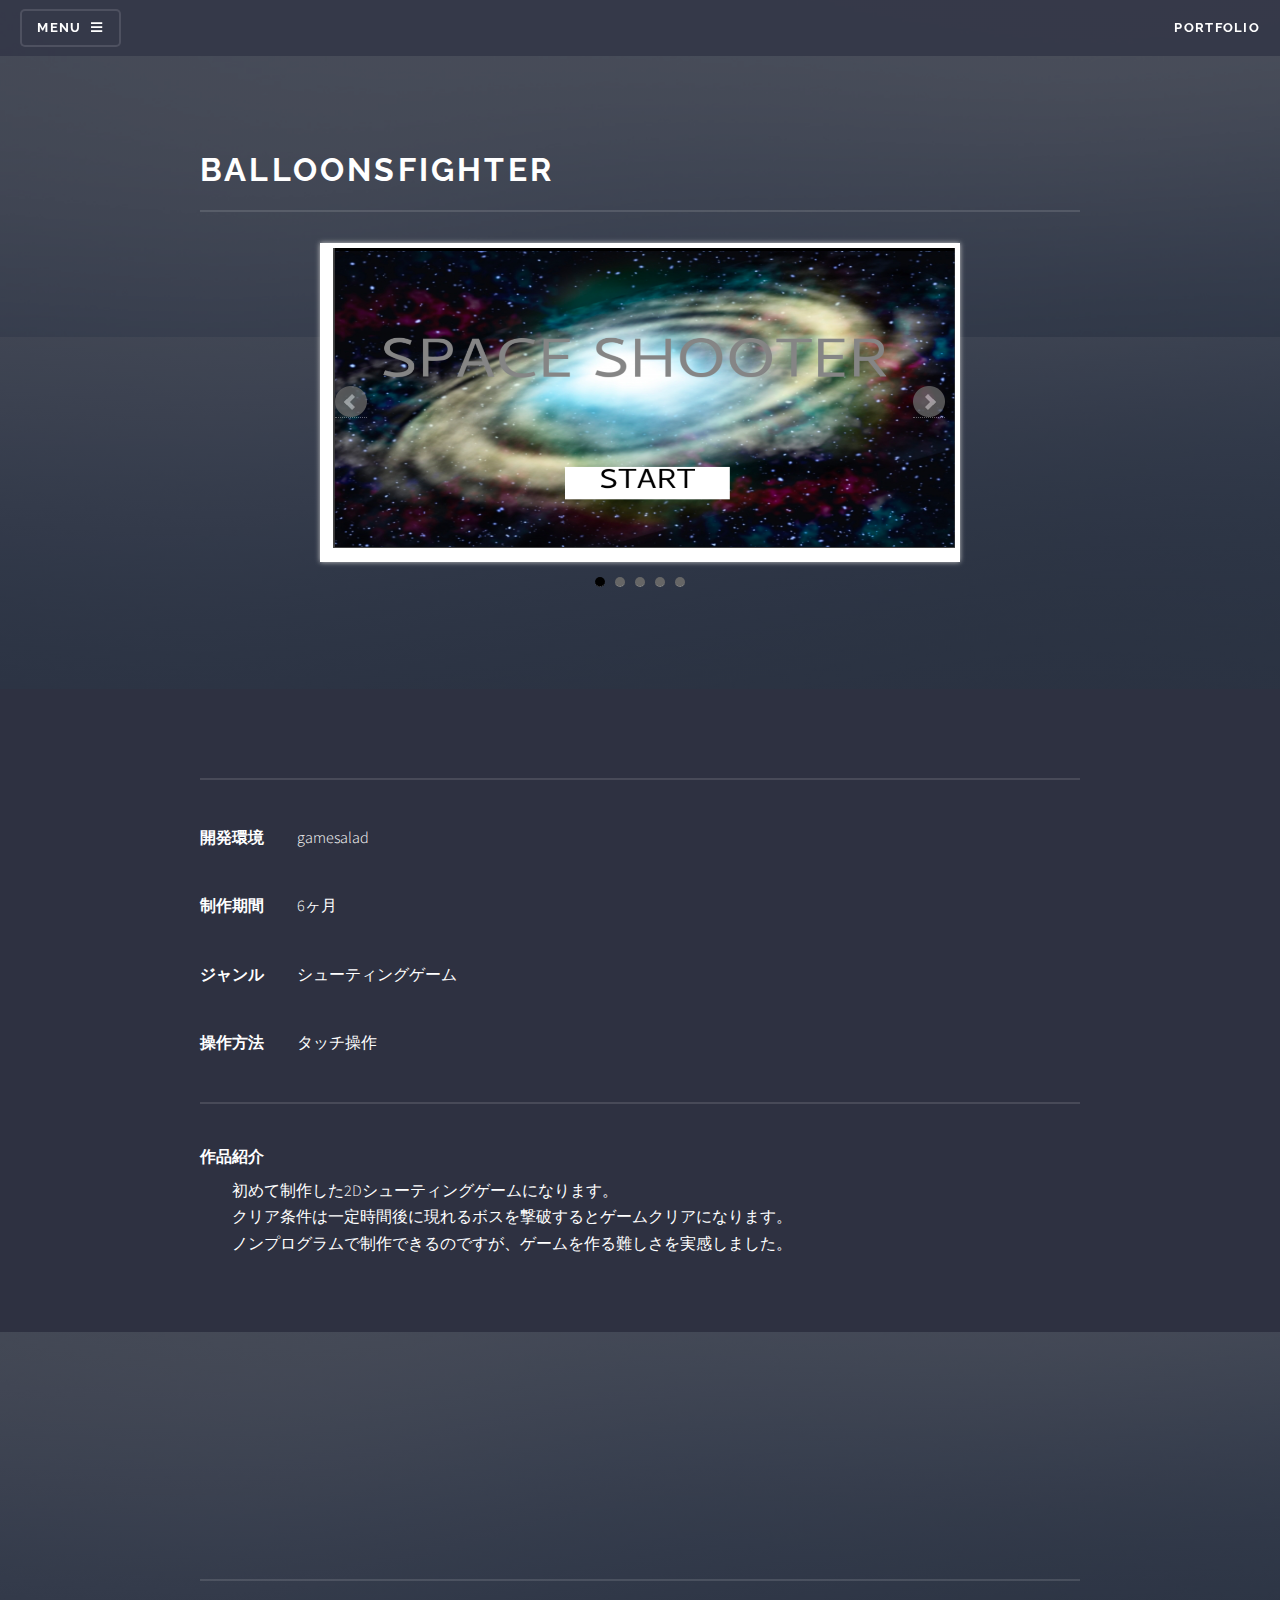
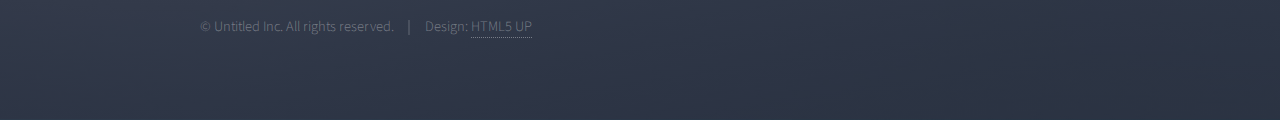
<file: PortFolio/content5.html>
<!DOCTYPE HTML>
<!--
	Solid State by HTML5 UP
	html5up.net | @ajlkn
	Free for personal and commercial use under the CCA 3.0 license (html5up.net/license)
-->
<html>
	<head>
		<title>SpaceShooter</title>
		<meta charset="utf-8" />
		<meta name="viewport" content="width=device-width, initial-scale=1, user-scalable=no" />
		<link rel="stylesheet" href="assets/css/main.css" />
		<noscript><link rel="stylesheet" href="assets/css/noscript.css" /></noscript>
        <link rel="stylesheet" href="bxslider-4-4.2.12/dist/jquery.bxslider.css">
        <script src="https://ajax.googleapis.com/ajax/libs/jquery/3.1.1/jquery.min.js"></script>
        <script src="bxslider-4-4.2.12/dist/jquery.bxslider.min.js"></script>

<script>
  $(document).ready(function(){
   	 $('.bxslider').bxSlider({
		auto: false,
         responsive: true,
		slideWidth: 640,
		//minSlides: 3
	});
});
</script>
	</head>
	<body class="is-preload">

		<!-- Page Wrapper -->
			<div id="page-wrapper">

				<!-- Header -->
					<header id="header">
						<h1><a href="index.html">PortFolio</a></h1>
						<nav>
							<a href="#menu">Menu</a>
						</nav>
					</header>

				<!-- Menu -->
					<nav id="menu">
						<div class="inner">
							<h2>Menu</h2>
							<ul class="links">
								<li><a href="index.html#">Home</a></li>
                                <li><a href="index.html#one">Introduction</a></li>
                                <li><a href="index.html#three">About</a></li>
                                 <li><a href="index.html#footer">contact</a></li>
							</ul>
                            <hr>
                           <h2>WORKS</h2>
                		  <ul class="links">
								<li><a href="content.html">CityRun</a></li>
 								<li><a href="content2.html">TreasureHunter</a></li>								
                              <li><a href="content3.html">SpaceWars</a></li>
                            <li><a href="content4.html">BalloonsFighter</a></li>
								<li><a href="content5.html">SpaceShooter</a></li>
							</ul>
							<a href="#" class="close">Close</a>
						</div>
					</nav>
				<!-- Wrapper -->
					<section id="wrapper">
						<header>
							<div class="inner">
								<h2>BalloonsFighter</h2>
								
							</div>
						</header>

						<!-- Content -->
                                <section>
                                <div class="slider">
                                    <div class="test1">
                                    <ul class="bxslider">
                                        <li><img src="images/SS/SpaceShooterTitle.png" alt="" width="640" height="300"></li>
                                        <li><img src="images/SS/SpaceShooterPlay01.png" alt="" width="640" height="300"></li>
                                        <li><img src="images/SS/SpaceShooterPlay02.png" alt="" width="640" height="300"></li>
                                        <li><img src="images/SS/SpaceShooterGameClear.png" alt="" width="640" height="300"></li>                                        <li><img src="images/SS/SpaceShooterGameover.png" alt="" width="640" height="300"></li>
                                    </ul>
                                    </div>
                                </div>                   
                            </section>
                        <br><br>
							<section class="wrapper">
								<div class="inner">

								
 
                            <hr>
                                   <div class= "topics">
                                    <dl >
                                        <dt>開発環境</dt> <dd>gamesalad</dd>
                                       </dl>

                                       <dl>
                                        <dt>制作期間</dt><dd> 6ヶ月</dd>
                                       </dl>
                                       <dl>
                                        <dt>ジャンル</dt><dd>シューティングゲーム</dd>
                                       </dl>
                                        <dl>
                                        <dt>操作方法</dt>
                                        <dd>タッチ操作</dd>
                                    </dl>
                                    </div>
                                    <hr>
                                    <div>
                                        <dl>
                                            <dt>作品紹介</dt>
                                        <dd>初めて制作した2Dシューティングゲームになります。<br>
                                        クリア条件は一定時間後に現れるボスを撃破するとゲームクリアになります。<br>
                                        ノンプログラムで制作できるのですが、ゲームを作る難しさを実感しました。</dd>
                                        </dl>
                            </div>

                                    </div>
                                
                                <br>
					</section>

                </section>
				<!-- Footer -->
					<section id="footer">
						<div class="inner">
							<ul class="copyright">
								<li>&copy; Untitled Inc. All rights reserved.</li><li>Design: <a href="http://html5up.net">HTML5 UP</a></li>
							</ul>
						</div>
					</section>
                

			</div>

		<!-- Scripts -->
			<script type=”text/javascript” src="assets/js/jquery.min.js"></script>
			<script src="assets/js/jquery.scrollex.min.js"></script>
			<script src="assets/js/browser.min.js"></script>
			<script src="assets/js/breakpoints.min.js"></script>
			<script src="assets/js/util.js"></script>
			<script src="assets/js/main.js"></script>

	</body>
</html>
</file>
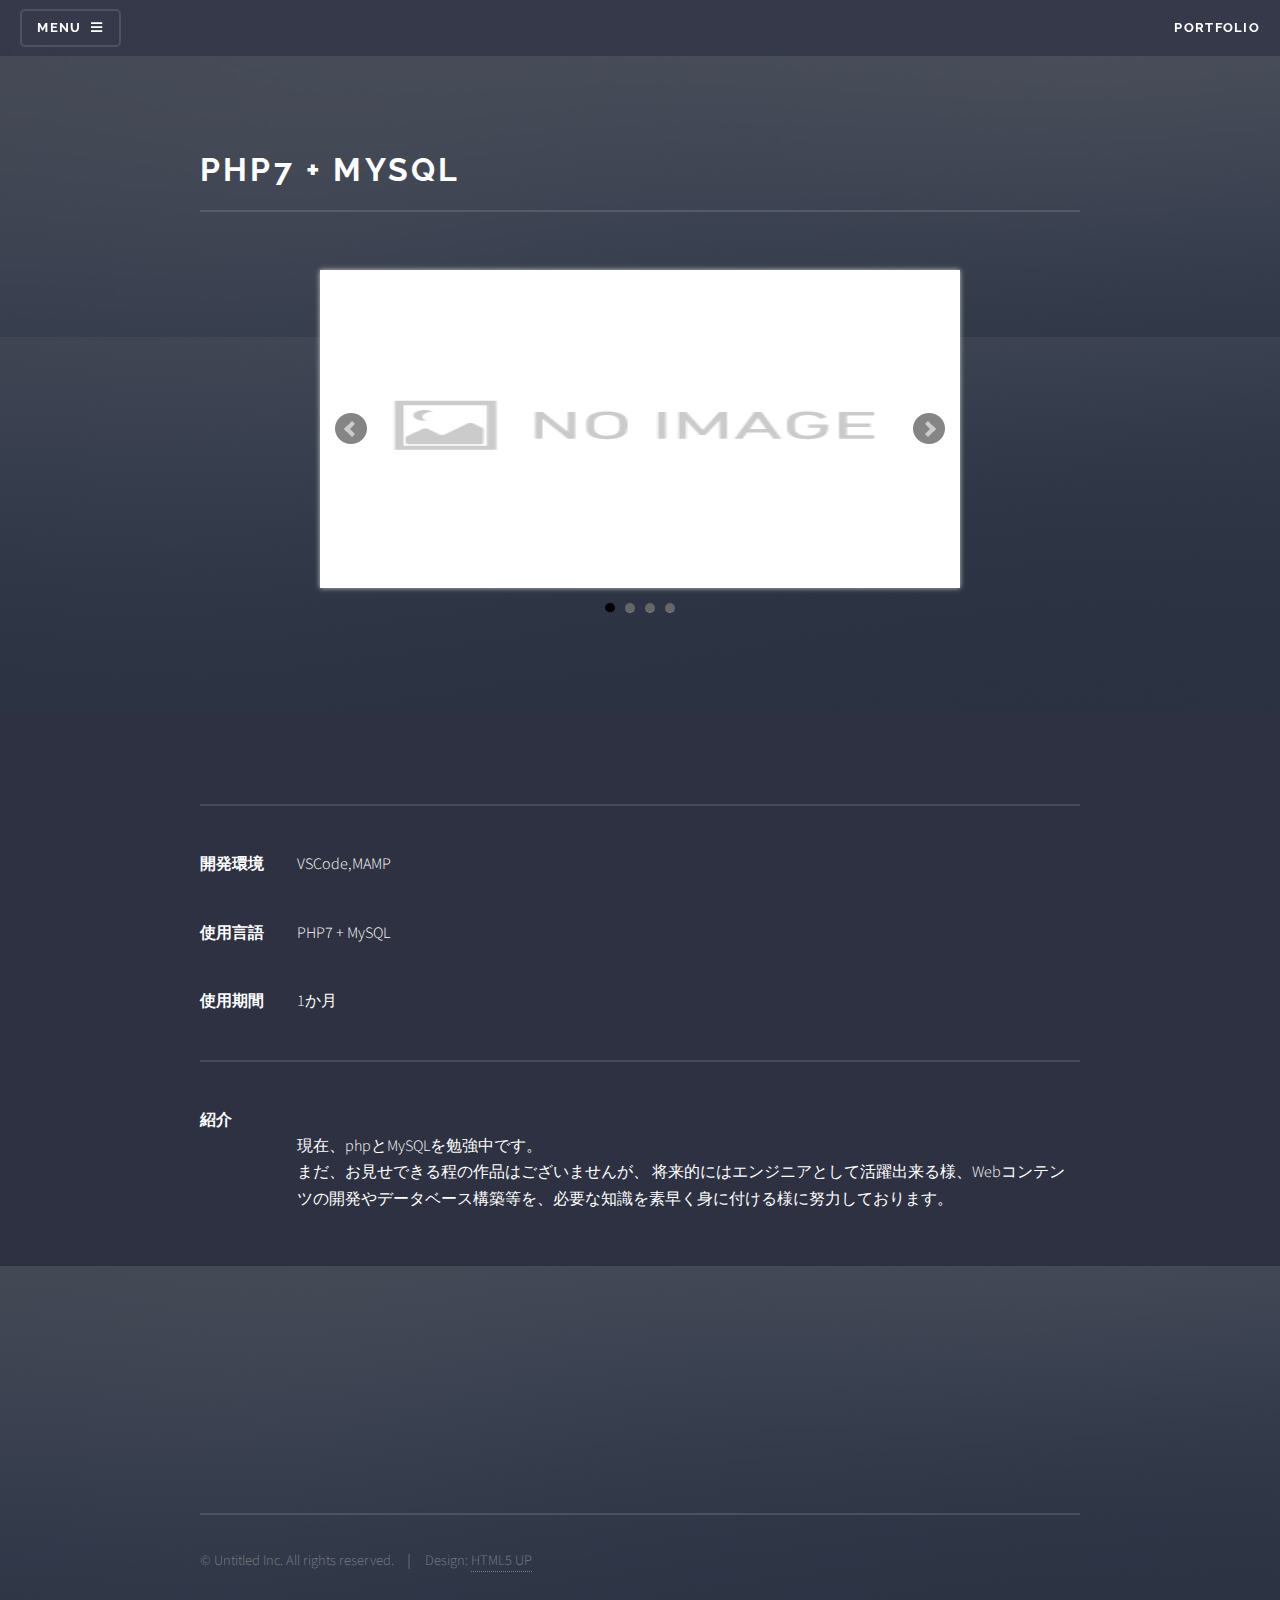
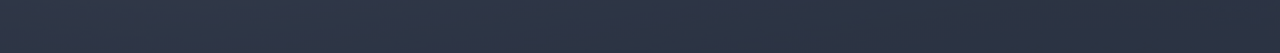
<file: PortFolio/content6.html>
<!DOCTYPE HTML>
<!--
	Solid State by HTML5 UP
	html5up.net | @ajlkn
	Free for personal and commercial use under the CCA 3.0 license (html5up.net/license)
-->
<html>
	<head>
		<title>PHP7 + MySQL</title>
		<meta charset="utf-8" />
		<meta name="viewport" content="width=device-width, initial-scale=1, user-scalable=no" />
		<link rel="stylesheet" href="assets/css/main.css" />
		<noscript><link rel="stylesheet" href="assets/css/noscript.css" /></noscript>
                <link rel="stylesheet" href="bxslider-4-4.2.12/dist/jquery.bxslider.css">
        <script src="https://ajax.googleapis.com/ajax/libs/jquery/3.1.1/jquery.min.js"></script>
        <script src="bxslider-4-4.2.12/dist/jquery.bxslider.min.js"></script>

<script>
  $(document).ready(function(){
   	 $('.bxslider').bxSlider({
		auto: false,
         responsive: true,
		slideWidth: 640,
		//minSlides: 3a
	});
});
</script>
	</head>
	<body class="is-preload">

		<!-- Page Wrapper -->
			<div id="page-wrapper">

				<!-- Header -->
					<header id="header">
						<h1><a href="index.html">PortFolio</a></h1>
						<nav>
							<a href="#menu">Menu</a>
						</nav>
					</header>

				<!-- Menu -->
                					<nav id="menu">
						<div class="inner">
							<h2>Menu</h2>
							<ul class="links">
								<li><a href="index.html#">Home</a></li>
                                <li><a href="index.html#one">about</a></li>
                                <li><a href="index.html#three">profile</a></li>
                                <li><a href="index.html#footer">contact</a></li>
							</ul>
                            <hr>
                           <h2>WORKS</h2>
                		  <ul class="links">
							<li><a href="content7.html">Java</a></li>
							<li><a href="content6.html">PHP7+MySQL</a></li>
								<li><a href="content.html">CityRun</a></li>
 								<li><a href="content2.html">TreasureHunter</a></li>								
                              <li><a href="content3.html">SpaceWars</a></li>
							  <li><a href="content4.html">BalloonsFighter</a></li>

							</ul>
							<a href="#" class="close">Close</a>
						</div>
					</nav>
				<!-- Wrapper -->
					<section id="wrapper">
						<header>
							<div class="inner">
								<h2>PHP7 + MySQL </h2>
								
							</div>
						</header>

						<!-- Content -->
                        
                             <br>
                               
                                <div class="slider">
                                   <div class="test1">
                                    <ul class="bxslider">
                                        <li><img src="images/m_e_others_500.png" alt="" width="640" height="300"></li>
                                        <li><img src="images/m_e_others_500.png" alt="" width="640" height="300"></li>
                                        <li><img src="images/m_e_others_500.png" alt="" width="640" height="300"></li>
                                        <li><img src="images/m_e_others_500.png" alt="" width="640" height="300"></li>
                                    </ul>
                                    </div>
                             </div>       
                             <br>
                           
                        <br>
							<section class="wrapper">
								<div class="inner">

									 
                           <hr>
                                    <div class= "topics">
                                    <dl>
                                        <dt>開発環境</dt><dd>VSCode,MAMP</dd>
                                    </dl>   
                                    <dl>
                                        <dt>使用言語</dt> <dd>PHP7 + MySQL</dd>
                                    </dl>
                                    <dl>
                                        <dt>使用期間</dt><dd> 1か月</dd>
                                    </dl>

                                    <hr> 
                                    <div>
                                     <dl>
                                        <dt>紹介</dt><dd>
                                        <br>
										現在、phpとMySQLを勉強中です。<br>
										まだ、お見せできる程の作品はございませんが、
										将来的にはエンジニアとして活躍出来る様、Webコンテンツの開発やデータベース構築等を、必要な知識を素早く身に付ける様に努力しております。

                                        </dd>
                                    </dl>
                                    </div>
                                    <!-- <hr> -->
                                     <!-- <div class= "topics">
                                    <dl>
                                        <dt>ソースコード</dt> <dd>ソースコードは<a href="https://github.com/kdg200168/Portfolio/tree/main/CityRun/Scripts" target="_blank" rel="nofollow">こちら</a>から閲覧できます。</dd>
                                    </dl> -->
                                   <!-- <hr> -->

                                </div>
                                
					</section>

                </section>
				<!-- Footer -->
					<section id="footer">
						<div class="inner">
							<ul class="copyright">
								<li>&copy; Untitled Inc. All rights reserved.</li><li>Design: <a href="http://html5up.net">HTML5 UP</a></li>
							</ul>
						</div>
					</section>
                

			</div>

		<!-- Scripts -->
			<script type=”text/javascript” src="assets/js/jquery.min.js"></script>
			<script src="assets/js/jquery.scrollex.min.js"></script>
			<script src="assets/js/browser.min.js"></script>
			<script src="assets/js/breakpoints.min.js"></script>
			<script src="assets/js/util.js"></script>
			<script src="assets/js/main.js"></script>

	</body>
</html>
</file>
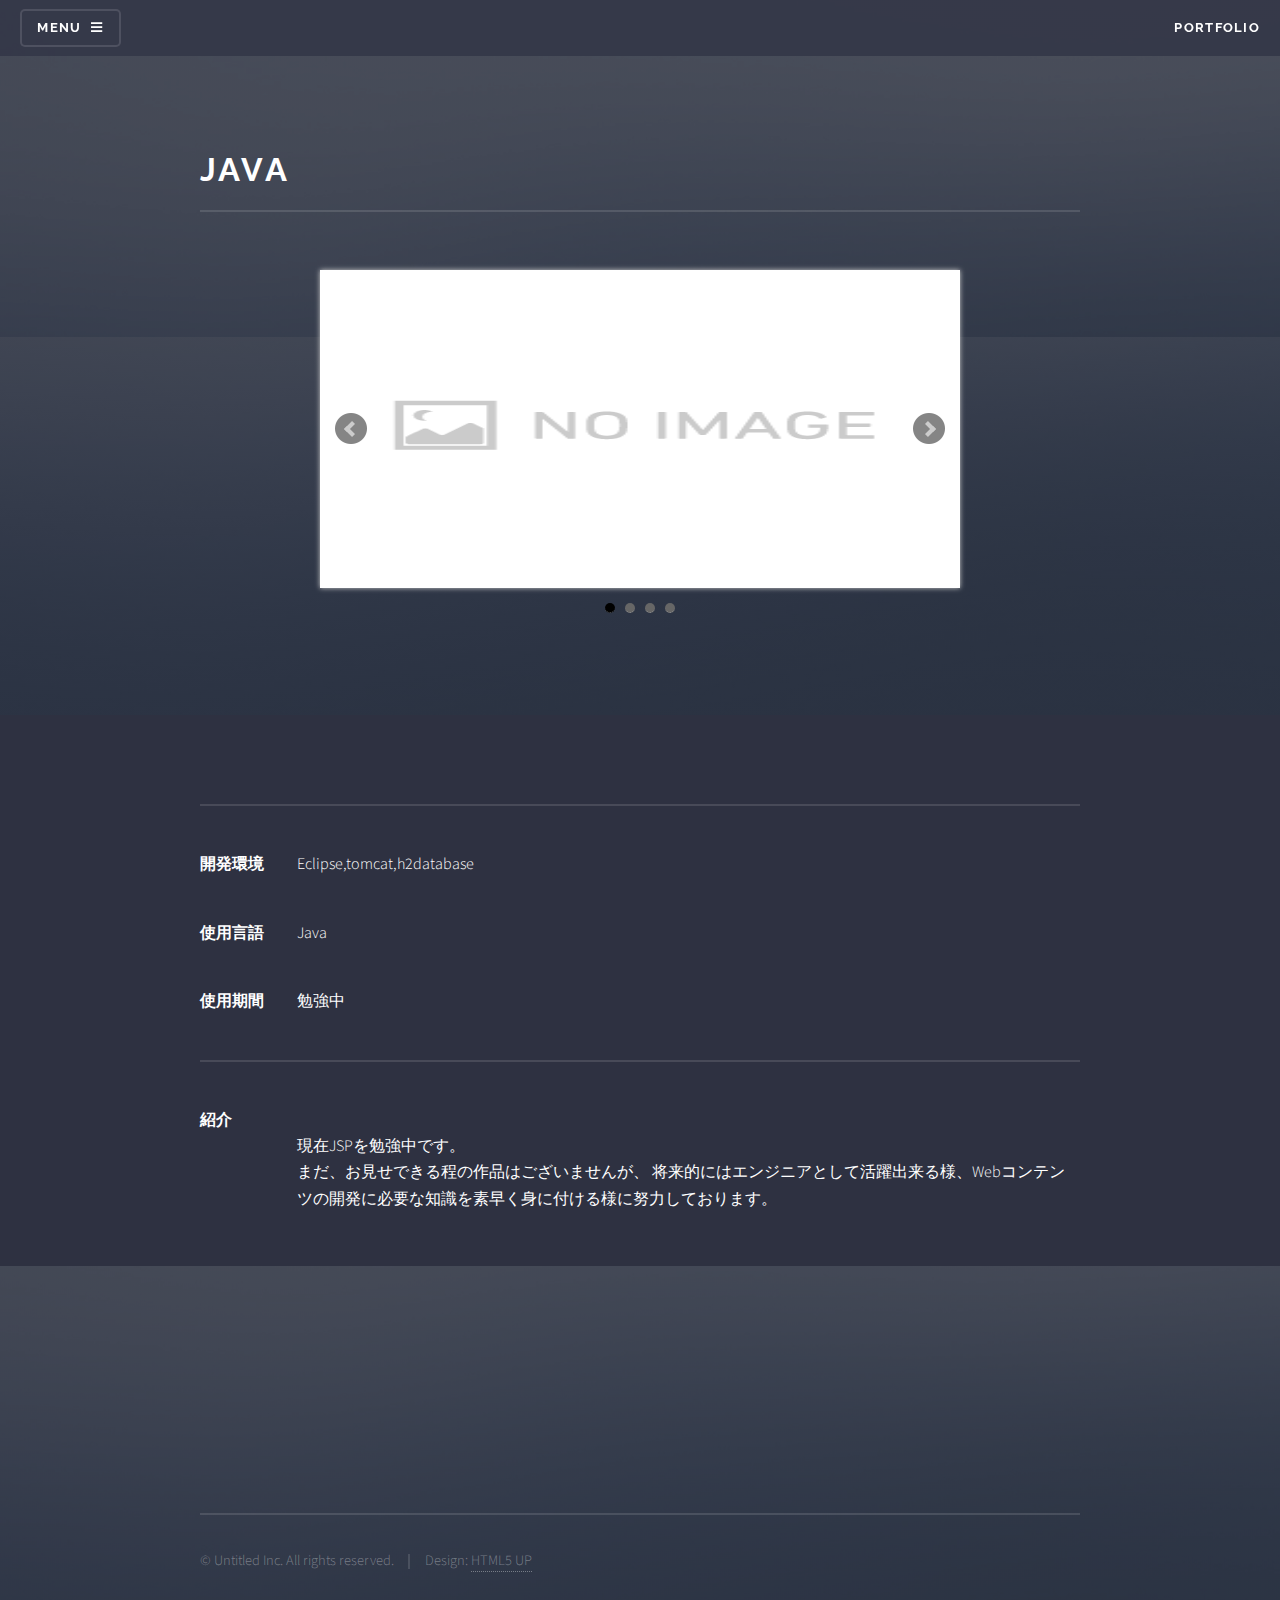
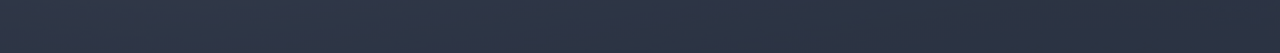
<file: PortFolio/content7.html>
<!DOCTYPE HTML>
<!--
	Solid State by HTML5 UP
	html5up.net | @ajlkn
	Free for personal and commercial use under the CCA 3.0 license (html5up.net/license)
-->
<html>
	<head>
		<title>Java</title>
		<meta charset="utf-8" />
		<meta name="viewport" content="width=device-width, initial-scale=1, user-scalable=no" />
		<link rel="stylesheet" href="assets/css/main.css" />
		<noscript><link rel="stylesheet" href="assets/css/noscript.css" /></noscript>
                <link rel="stylesheet" href="bxslider-4-4.2.12/dist/jquery.bxslider.css">
        <script src="https://ajax.googleapis.com/ajax/libs/jquery/3.1.1/jquery.min.js"></script>
        <script src="bxslider-4-4.2.12/dist/jquery.bxslider.min.js"></script>

<script>
  $(document).ready(function(){
   	 $('.bxslider').bxSlider({
		auto: false,
         responsive: true,
		slideWidth: 640,
		//minSlides: 3a
	});
});
</script>
	</head>
	<body class="is-preload">

		<!-- Page Wrapper -->
			<div id="page-wrapper">

				<!-- Header -->
					<header id="header">
						<h1><a href="index.html">PortFolio</a></h1>
						<nav>
							<a href="#menu">Menu</a>
						</nav>
					</header>

				<!-- Menu -->
                					<nav id="menu">
						<div class="inner">
							<h2>Menu</h2>
							<ul class="links">
								<li><a href="index.html#">Home</a></li>
                                <li><a href="index.html#one">about</a></li>
                                <li><a href="index.html#three">profile</a></li>
                                <li><a href="index.html#footer">contact</a></li>
							</ul>
                            <hr>
                           <h2>WORKS</h2>
                		  <ul class="links">
							<li><a href="content7.html">Java</a></li>
							<li><a href="content6.html">PHP7+MySQL</a></li>
								<li><a href="content.html">CityRun</a></li>
 								<li><a href="content2.html">TreasureHunter</a></li>								
                              <li><a href="content3.html">SpaceWars</a></li>
							  <li><a href="content4.html">BalloonsFighter</a></li>							
							</ul>
							<a href="#" class="close">Close</a>
						</div>
					</nav>
				<!-- Wrapper -->
					<section id="wrapper">
						<header>
							<div class="inner">
								<h2>Java</h2>
								
							</div>
						</header>

						<!-- Content -->
                        
                             <br>
                               
                                <div class="slider">
                                   <div class="test1">
                                    <ul class="bxslider">
                                        <li><img src="images/m_e_others_500.png" alt="" width="640" height="300"></li>
                                        <li><img src="images/m_e_others_500.png" alt="" width="640" height="300"></li>
                                        <li><img src="images/m_e_others_500.png" alt="" width="640" height="300"></li>
                                        <li><img src="images/m_e_others_500.png" alt="" width="640" height="300"></li>
                                    </ul>
                                    </div>
                             </div>       
                             <br>
                           
                        <br>
							<section class="wrapper">
								<div class="inner">

									 
                           <hr>
                                    <div class= "topics">
                                    <dl>
                                        <dt>開発環境</dt><dd>Eclipse,tomcat,h2database</dd>
                                    </dl>   
                                    <dl>
                                        <dt>使用言語</dt> <dd>Java</dd>
                                    </dl>
                                    <dl>
                                        <dt>使用期間</dt><dd> 勉強中</dd>
                                    </dl>

                                    <hr> 
                                    <div>
                                     <dl>
                                        <dt>紹介</dt><dd>
                                        <br>
										現在JSPを勉強中です。<br>
										まだ、お見せできる程の作品はございませんが、
										将来的にはエンジニアとして活躍出来る様、Webコンテンツの開発に必要な知識を素早く身に付ける様に努力しております。
                                        </dd>
                                    </dl>
                                    </div>
                                    <!-- <hr>
                                     <div class= "topics">
                                    <dl>
                                        <dt>ソースコード</dt> <dd>ソースコードは<a href="https://github.com/kdg200168/Portfolio/tree/main/CityRun/Scripts" target="_blank" rel="nofollow">こちら</a>から閲覧できます。</dd>
                                    </dl>
                                   <hr> -->

                                </div>
                                
					</section>

                </section>
				<!-- Footer -->
					<section id="footer">
						<div class="inner">
							<ul class="copyright">
								<li>&copy; Untitled Inc. All rights reserved.</li><li>Design: <a href="http://html5up.net">HTML5 UP</a></li>
							</ul>
						</div>
					</section>
                

			</div>

		<!-- Scripts -->
			<script type=”text/javascript” src="assets/js/jquery.min.js"></script>
			<script src="assets/js/jquery.scrollex.min.js"></script>
			<script src="assets/js/browser.min.js"></script>
			<script src="assets/js/breakpoints.min.js"></script>
			<script src="assets/js/util.js"></script>
			<script src="assets/js/main.js"></script>

	</body>
</html>
</file>
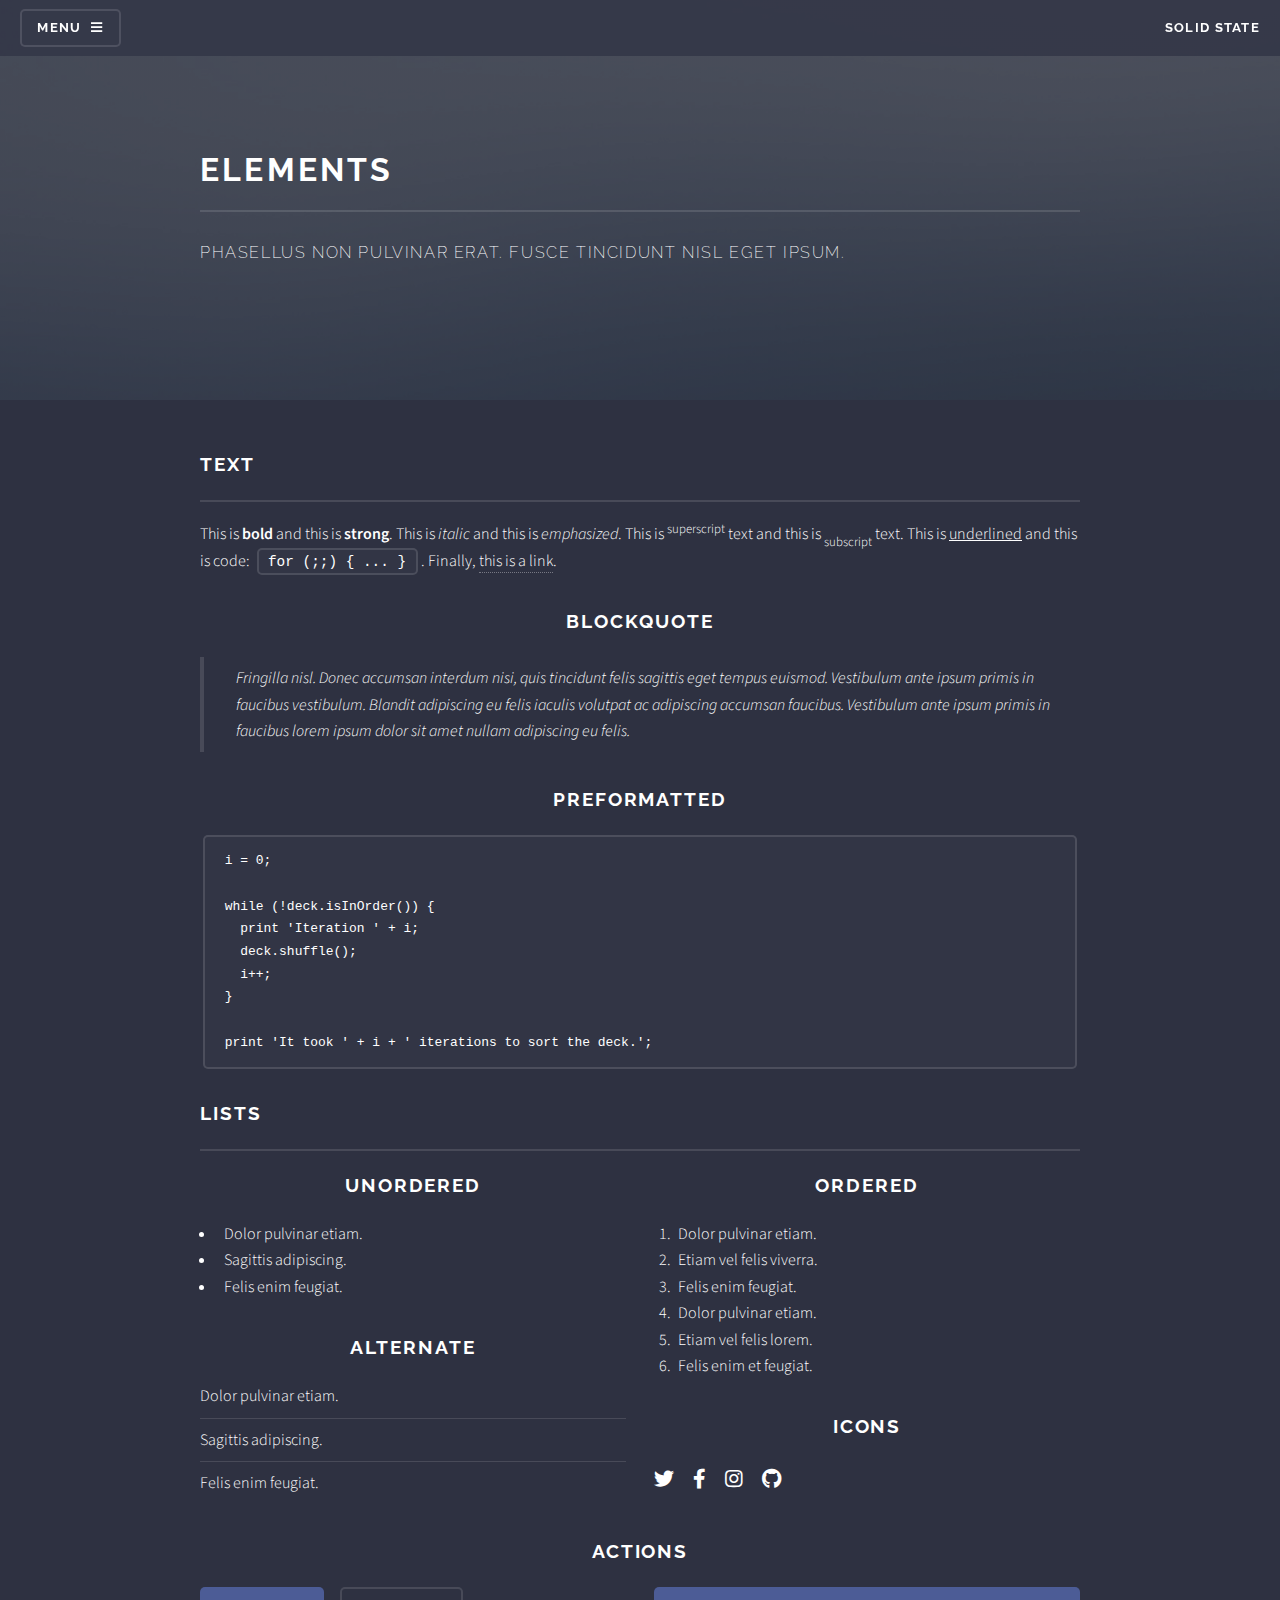
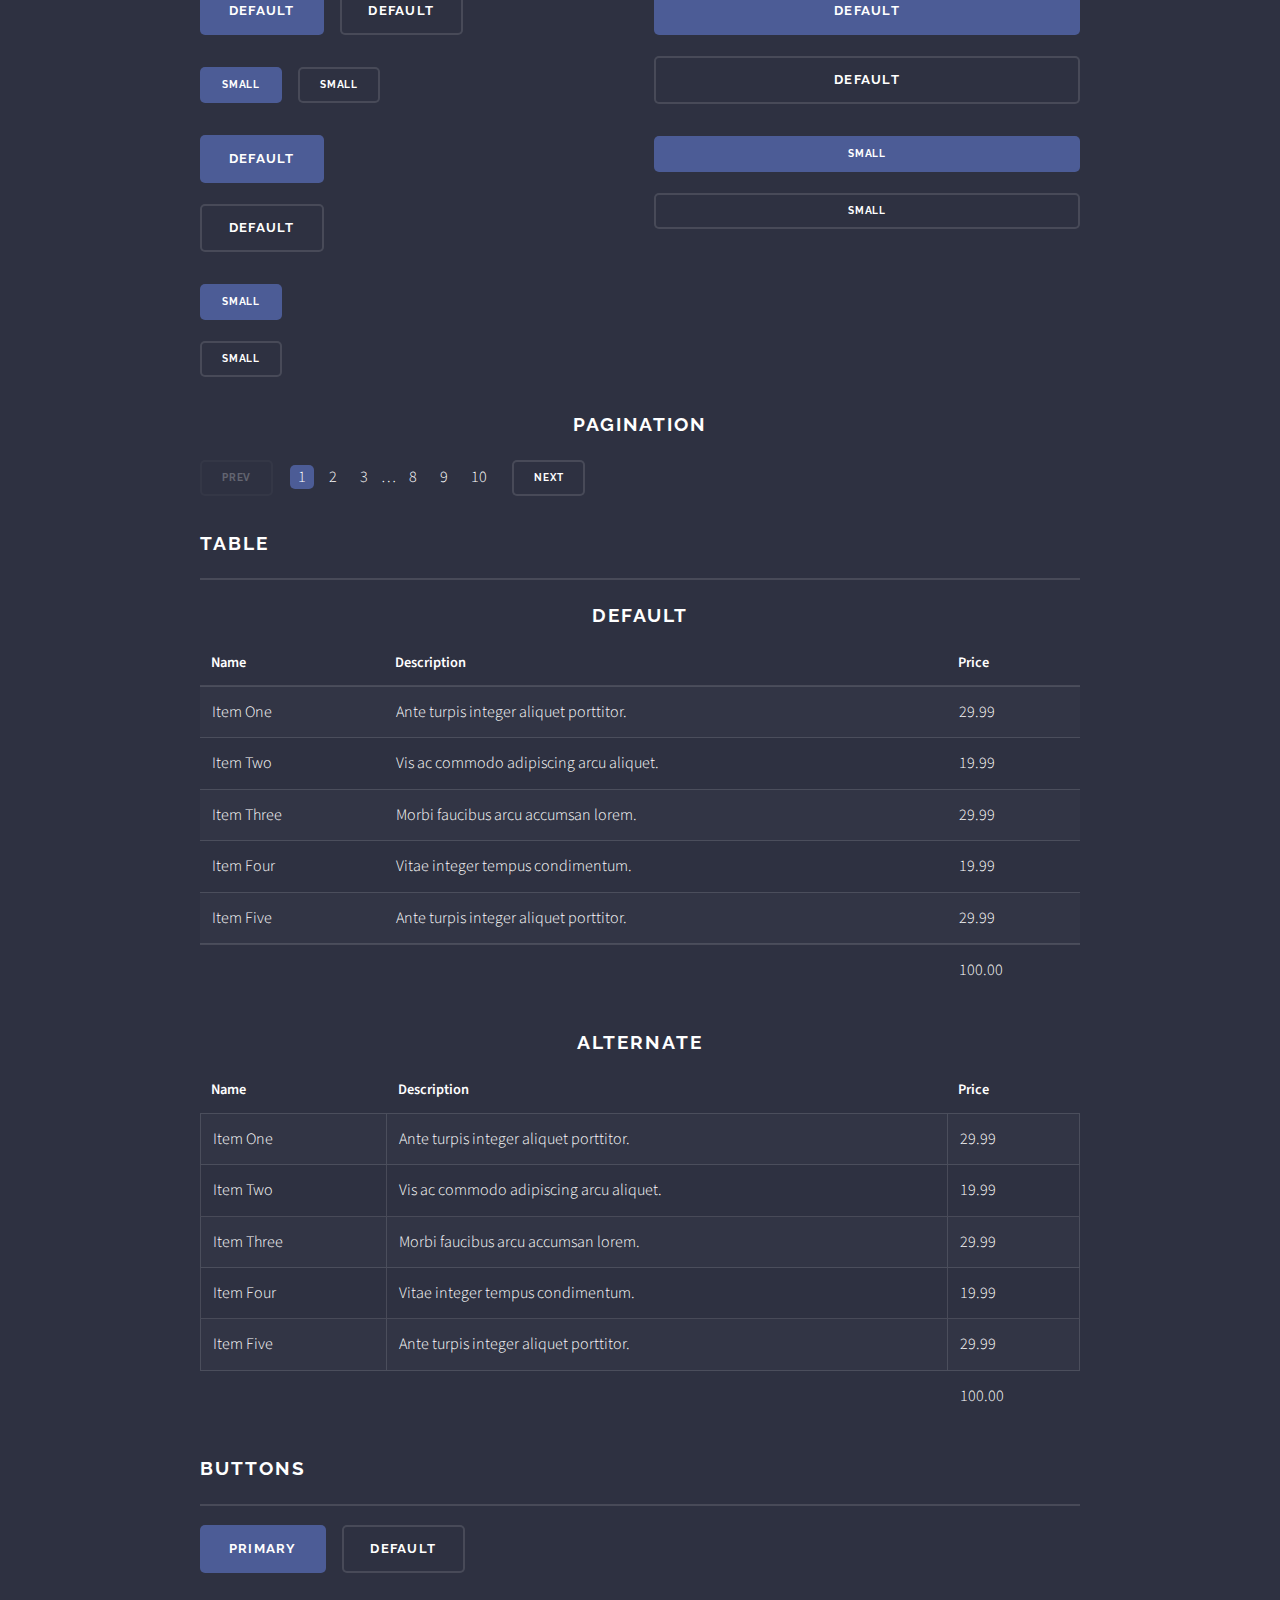
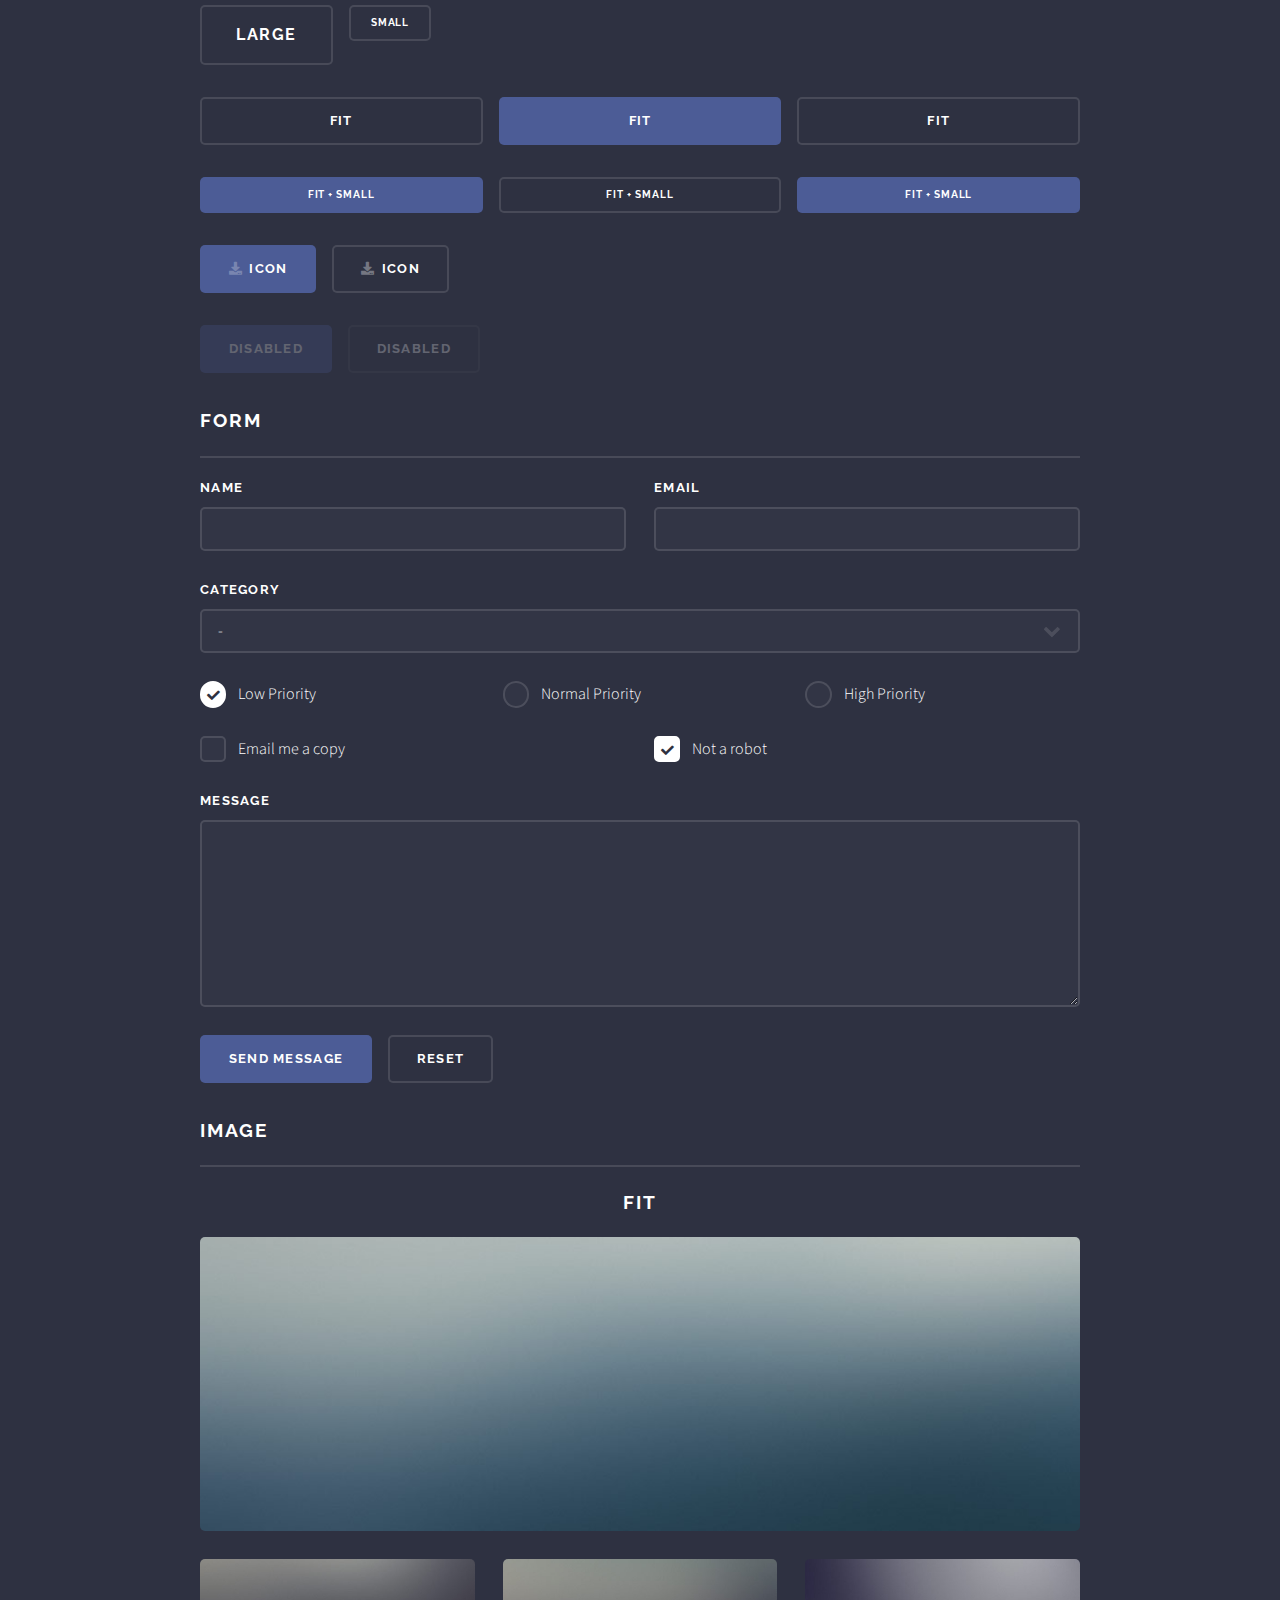
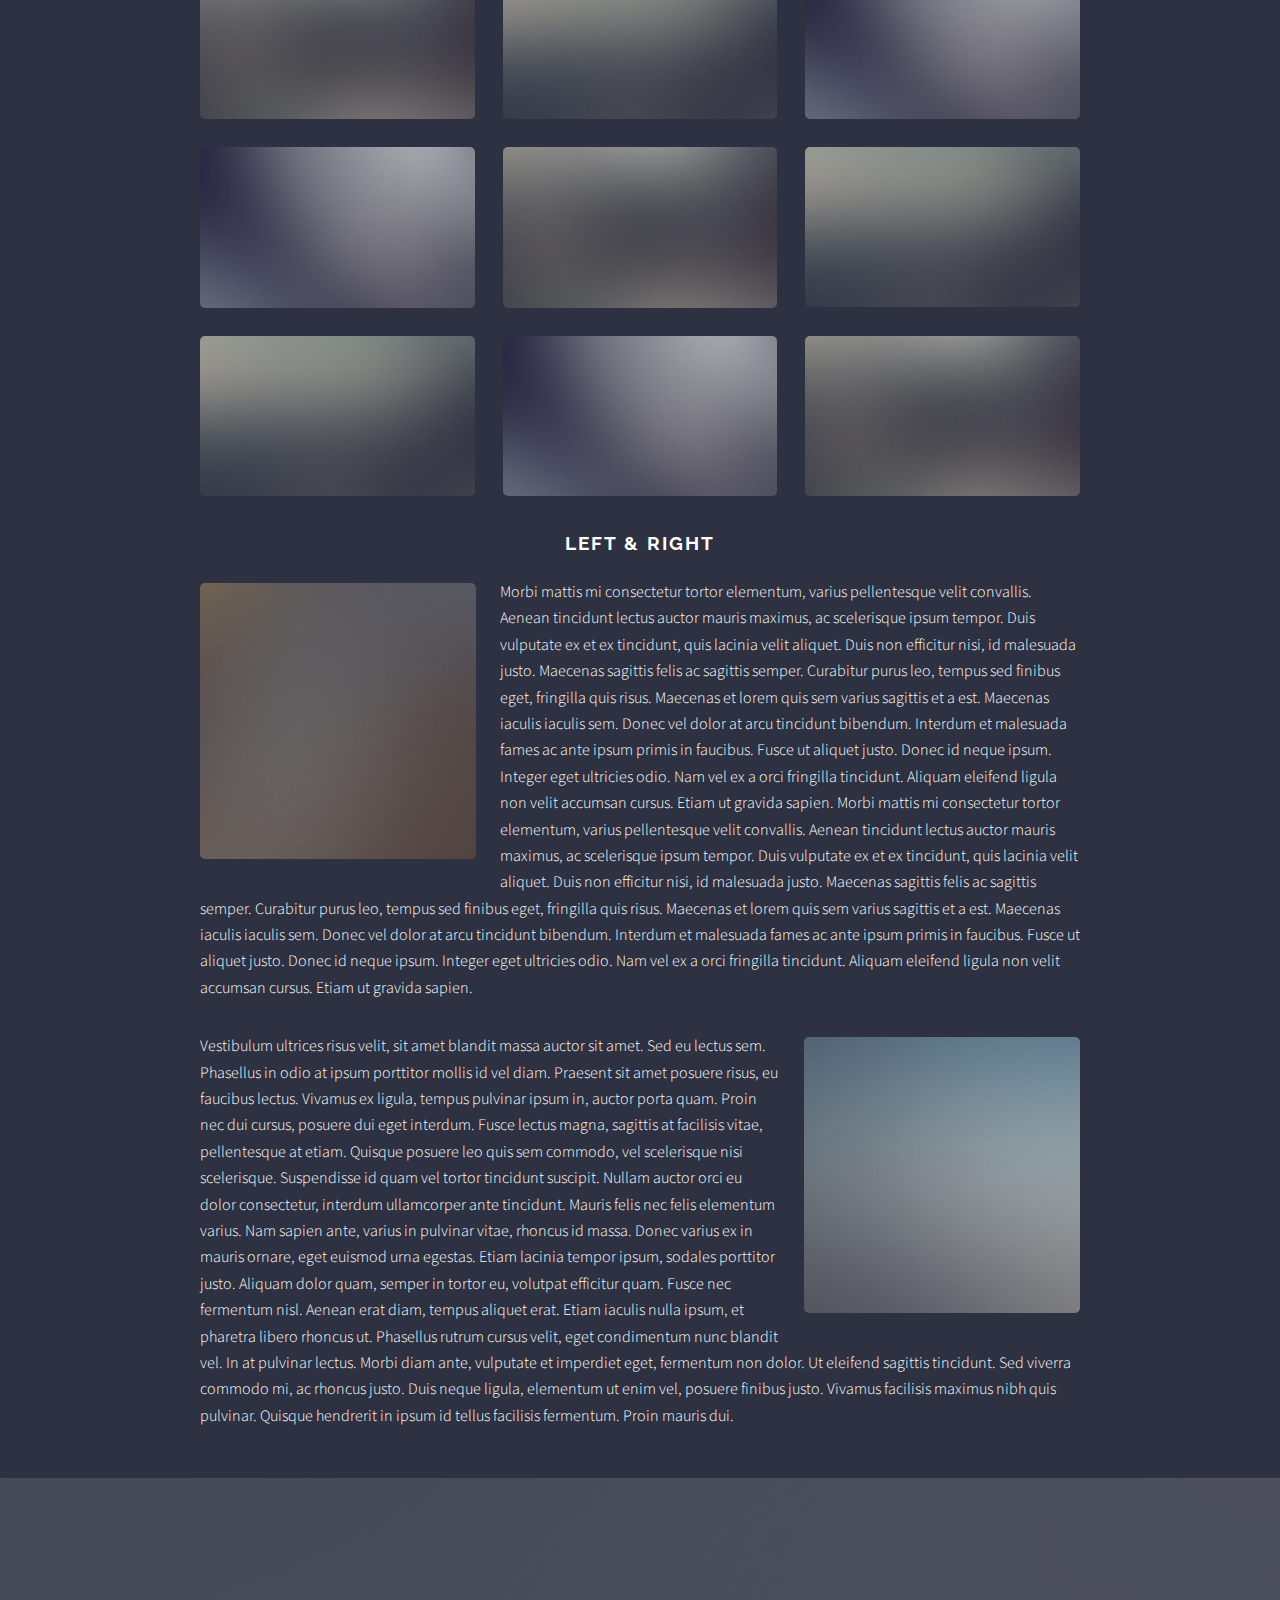
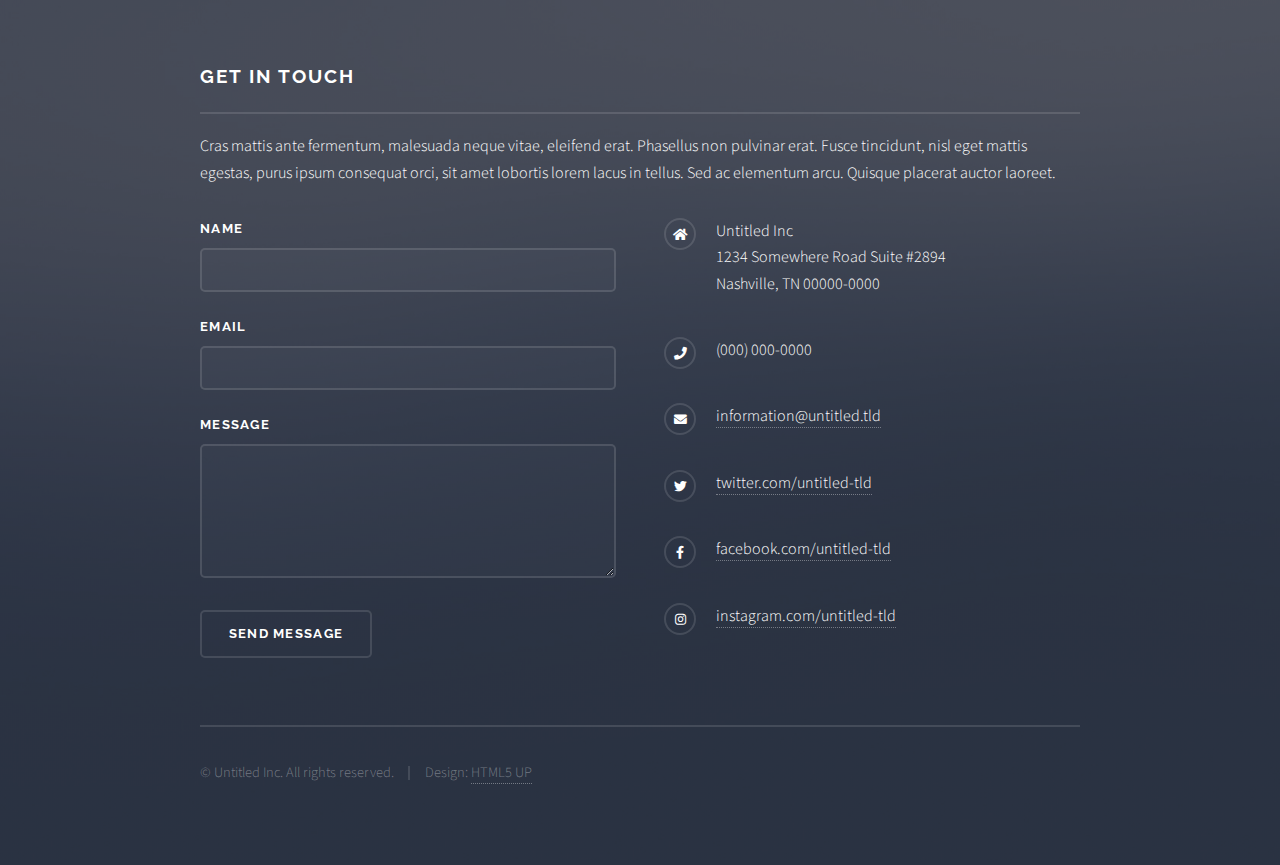
<file: PortFolio/elements.html>
<!DOCTYPE HTML>
<!--
	Solid State by HTML5 UP
	html5up.net | @ajlkn
	Free for personal and commercial use under the CCA 3.0 license (html5up.net/license)
-->
<html>
	<head>
		<title>Elements - Solid State by HTML5 UP</title>
		<meta charset="utf-8" />
		<meta name="viewport" content="width=device-width, initial-scale=1, user-scalable=no" />
		<link rel="stylesheet" href="assets/css/main.css" />
		<noscript><link rel="stylesheet" href="assets/css/noscript.css" /></noscript>
	</head>
	<body class="is-preload">

		<!-- Page Wrapper -->
			<div id="page-wrapper">

				<!-- Header -->
					<header id="header">
						<h1><a href="index.html">Solid State</a></h1>
						<nav>
							<a href="#menu">Menu</a>
						</nav>
					</header>

				<!-- Menu -->
					<nav id="menu">
						<div class="inner">
							<h2>Menu</h2>
							<ul class="links">
								<li><a href="index.html">Home</a></li>
								<li><a href="generic.html">Generic</a></li>
								<li><a href="elements.html">Elements</a></li>
								<li><a href="#">Log In</a></li>
								<li><a href="#">Sign Up</a></li>
							</ul>
							<a href="#" class="close">Close</a>
						</div>
					</nav>

				<!-- Wrapper -->
					<section id="wrapper">
						<header>
							<div class="inner">
								<h2>Elements</h2>
								<p>Phasellus non pulvinar erat. Fusce tincidunt nisl eget ipsum.</p>
							</div>
						</header>

						<!-- Content -->
							<div class="wrapper">
								<div class="inner">

									<section>
										<h3 class="major">Text</h3>
										<p>This is <b>bold</b> and this is <strong>strong</strong>. This is <i>italic</i> and this is <em>emphasized</em>.
										This is <sup>superscript</sup> text and this is <sub>subscript</sub> text.
										This is <u>underlined</u> and this is code: <code>for (;;) { ... }</code>. Finally, <a href="#">this is a link</a>.</p>
										<h4>Blockquote</h4>
										<blockquote>Fringilla nisl. Donec accumsan interdum nisi, quis tincidunt felis sagittis eget tempus euismod. Vestibulum ante ipsum primis in faucibus vestibulum. Blandit adipiscing eu felis iaculis volutpat ac adipiscing accumsan faucibus. Vestibulum ante ipsum primis in faucibus lorem ipsum dolor sit amet nullam adipiscing eu felis.</blockquote>
										<h4>Preformatted</h4>
										<pre><code>i = 0;

while (!deck.isInOrder()) {
  print 'Iteration ' + i;
  deck.shuffle();
  i++;
}

print 'It took ' + i + ' iterations to sort the deck.';</code></pre>
									</section>

									<section>
										<h3 class="major">Lists</h3>
										<div class="row">
											<div class="col-6 col-12-medium">
												<h4>Unordered</h4>
												<ul>
													<li>Dolor pulvinar etiam.</li>
													<li>Sagittis adipiscing.</li>
													<li>Felis enim feugiat.</li>
												</ul>
												<h4>Alternate</h4>
												<ul class="alt">
													<li>Dolor pulvinar etiam.</li>
													<li>Sagittis adipiscing.</li>
													<li>Felis enim feugiat.</li>
												</ul>
											</div>
											<div class="col-6 col-12-medium">
												<h4>Ordered</h4>
												<ol>
													<li>Dolor pulvinar etiam.</li>
													<li>Etiam vel felis viverra.</li>
													<li>Felis enim feugiat.</li>
													<li>Dolor pulvinar etiam.</li>
													<li>Etiam vel felis lorem.</li>
													<li>Felis enim et feugiat.</li>
												</ol>
												<h4>Icons</h4>
												<ul class="icons">
													<li><a href="#" class="icon brands fa-twitter"><span class="label">Twitter</span></a></li>
													<li><a href="#" class="icon brands fa-facebook-f"><span class="label">Facebook</span></a></li>
													<li><a href="#" class="icon brands fa-instagram"><span class="label">Instagram</span></a></li>
													<li><a href="#" class="icon brands fa-github"><span class="label">Github</span></a></li>
												</ul>
											</div>
										</div>
										<h4>Actions</h4>
										<div class="row">
											<div class="col-6 col-12-medium">
												<ul class="actions">
													<li><a href="#" class="button primary">Default</a></li>
													<li><a href="#" class="button">Default</a></li>
												</ul>
												<ul class="actions small">
													<li><a href="#" class="button primary small">Small</a></li>
													<li><a href="#" class="button small">Small</a></li>
												</ul>
												<ul class="actions stacked">
													<li><a href="#" class="button primary">Default</a></li>
													<li><a href="#" class="button">Default</a></li>
												</ul>
												<ul class="actions stacked small">
													<li><a href="#" class="button primary small">Small</a></li>
													<li><a href="#" class="button small">Small</a></li>
												</ul>
											</div>
											<div class="col-6 col-12-medium">
												<ul class="actions stacked">
													<li><a href="#" class="button primary fit">Default</a></li>
													<li><a href="#" class="button fit">Default</a></li>
												</ul>
												<ul class="actions stacked small">
													<li><a href="#" class="button primary small fit">Small</a></li>
													<li><a href="#" class="button small fit">Small</a></li>
												</ul>
											</div>
										</div>
										<h4>Pagination</h4>
										<ul class="pagination">
											<li><span class="button small disabled">Prev</span></li>
											<li><a href="#" class="page active">1</a></li>
											<li><a href="#" class="page">2</a></li>
											<li><a href="#" class="page">3</a></li>
											<li><span>&hellip;</span></li>
											<li><a href="#" class="page">8</a></li>
											<li><a href="#" class="page">9</a></li>
											<li><a href="#" class="page">10</a></li>
											<li><a href="#" class="button small">Next</a></li>
										</ul>
									</section>

									<section>
										<h3 class="major">Table</h3>
										<h4>Default</h4>
										<div class="table-wrapper">
											<table>
												<thead>
													<tr>
														<th>Name</th>
														<th>Description</th>
														<th>Price</th>
													</tr>
												</thead>
												<tbody>
													<tr>
														<td>Item One</td>
														<td>Ante turpis integer aliquet porttitor.</td>
														<td>29.99</td>
													</tr>
													<tr>
														<td>Item Two</td>
														<td>Vis ac commodo adipiscing arcu aliquet.</td>
														<td>19.99</td>
													</tr>
													<tr>
														<td>Item Three</td>
														<td> Morbi faucibus arcu accumsan lorem.</td>
														<td>29.99</td>
													</tr>
													<tr>
														<td>Item Four</td>
														<td>Vitae integer tempus condimentum.</td>
														<td>19.99</td>
													</tr>
													<tr>
														<td>Item Five</td>
														<td>Ante turpis integer aliquet porttitor.</td>
														<td>29.99</td>
													</tr>
												</tbody>
												<tfoot>
													<tr>
														<td colspan="2"></td>
														<td>100.00</td>
													</tr>
												</tfoot>
											</table>
										</div>

										<h4>Alternate</h4>
										<div class="table-wrapper">
											<table class="alt">
												<thead>
													<tr>
														<th>Name</th>
														<th>Description</th>
														<th>Price</th>
													</tr>
												</thead>
												<tbody>
													<tr>
														<td>Item One</td>
														<td>Ante turpis integer aliquet porttitor.</td>
														<td>29.99</td>
													</tr>
													<tr>
														<td>Item Two</td>
														<td>Vis ac commodo adipiscing arcu aliquet.</td>
														<td>19.99</td>
													</tr>
													<tr>
														<td>Item Three</td>
														<td> Morbi faucibus arcu accumsan lorem.</td>
														<td>29.99</td>
													</tr>
													<tr>
														<td>Item Four</td>
														<td>Vitae integer tempus condimentum.</td>
														<td>19.99</td>
													</tr>
													<tr>
														<td>Item Five</td>
														<td>Ante turpis integer aliquet porttitor.</td>
														<td>29.99</td>
													</tr>
												</tbody>
												<tfoot>
													<tr>
														<td colspan="2"></td>
														<td>100.00</td>
													</tr>
												</tfoot>
											</table>
										</div>
									</section>

									<section>
										<h3 class="major">Buttons</h3>
										<ul class="actions">
											<li><a href="#" class="button primary">Primary</a></li>
											<li><a href="#" class="button">Default</a></li>
										</ul>
										<ul class="actions">
											<li><a href="#" class="button large">Large</a></li>
											<li><a href="#" class="button small">Small</a></li>
										</ul>
										<ul class="actions fit">
											<li><a href="#" class="button fit">Fit</a></li>
											<li><a href="#" class="button primary fit">Fit</a></li>
											<li><a href="#" class="button fit">Fit</a></li>
										</ul>
										<ul class="actions fit small">
											<li><a href="#" class="button primary fit small">Fit + Small</a></li>
											<li><a href="#" class="button fit small">Fit + Small</a></li>
											<li><a href="#" class="button primary fit small">Fit + Small</a></li>
										</ul>
										<ul class="actions">
											<li><a href="#" class="button primary icon solid fa-download">Icon</a></li>
											<li><a href="#" class="button icon solid fa-download">Icon</a></li>
										</ul>
										<ul class="actions">
											<li><span class="button primary disabled">Disabled</span></li>
											<li><span class="button disabled">Disabled</span></li>
										</ul>
									</section>

									<section>
										<h3 class="major">Form</h3>
										<form method="post" action="#">
											<div class="row gtr-uniform">
												<div class="col-6 col-12-xsmall">
													<label for="demo-name">Name</label>
													<input type="text" name="demo-name" id="demo-name" value="" />
												</div>
												<div class="col-6 col-12-xsmall">
													<label for="demo-email">Email</label>
													<input type="email" name="demo-email" id="demo-email" value="" />
												</div>
												<div class="col-12">
													<label for="demo-category">Category</label>
													<select name="demo-category" id="demo-category">
														<option value="">-</option>
														<option value="1">Manufacturing</option>
														<option value="1">Shipping</option>
														<option value="1">Administration</option>
														<option value="1">Human Resources</option>
													</select>
												</div>
												<div class="col-4 col-12-small">
													<input type="radio" id="demo-priority-low" name="demo-priority" checked>
													<label for="demo-priority-low">Low Priority</label>
												</div>
												<div class="col-4 col-12-small">
													<input type="radio" id="demo-priority-normal" name="demo-priority">
													<label for="demo-priority-normal">Normal Priority</label>
												</div>
												<div class="col-4 col-12-small">
													<input type="radio" id="demo-priority-high" name="demo-priority">
													<label for="demo-priority-high">High Priority</label>
												</div>
												<div class="col-6 col-12-small">
													<input type="checkbox" id="demo-copy" name="demo-copy">
													<label for="demo-copy">Email me a copy</label>
												</div>
												<div class="col-6 col-12-small">
													<input type="checkbox" id="demo-human" name="demo-human" checked>
													<label for="demo-human">Not a robot</label>
												</div>
												<div class="col-12">
													<label for="demo-message">Message</label>
													<textarea name="demo-message" id="demo-message" rows="6"></textarea>
												</div>
												<div class="col-12">
													<ul class="actions">
														<li><input type="submit" value="Send Message" class="primary" /></li>
														<li><input type="reset" value="Reset" /></li>
													</ul>
												</div>
											</div>
										</form>
									</section>

									<section>
										<h3 class="major">Image</h3>
										<h4>Fit</h4>
										<div class="box alt">
											<div class="row gtr-uniform">
												<div class="col-12"><span class="image fit"><img src="images/pic08.jpg" alt="" /></span></div>
												<div class="col-4"><span class="image fit"><img src="images/pic05.jpg" alt="" /></span></div>
												<div class="col-4"><span class="image fit"><img src="images/pic06.jpg" alt="" /></span></div>
												<div class="col-4"><span class="image fit"><img src="images/pic07.jpg" alt="" /></span></div>
												<div class="col-4"><span class="image fit"><img src="images/pic07.jpg" alt="" /></span></div>
												<div class="col-4"><span class="image fit"><img src="images/pic05.jpg" alt="" /></span></div>
												<div class="col-4"><span class="image fit"><img src="images/pic06.jpg" alt="" /></span></div>
												<div class="col-4"><span class="image fit"><img src="images/pic06.jpg" alt="" /></span></div>
												<div class="col-4"><span class="image fit"><img src="images/pic07.jpg" alt="" /></span></div>
												<div class="col-4"><span class="image fit"><img src="images/pic05.jpg" alt="" /></span></div>
											</div>
										</div>
										<h4>Left &amp; Right</h4>
										<p><span class="image left"><img src="images/pic01.jpg" alt="" /></span>Morbi mattis mi consectetur tortor elementum, varius pellentesque velit convallis. Aenean tincidunt lectus auctor mauris maximus, ac scelerisque ipsum tempor. Duis vulputate ex et ex tincidunt, quis lacinia velit aliquet. Duis non efficitur nisi, id malesuada justo. Maecenas sagittis felis ac sagittis semper. Curabitur purus leo, tempus sed finibus eget, fringilla quis risus. Maecenas et lorem quis sem varius sagittis et a est. Maecenas iaculis iaculis sem. Donec vel dolor at arcu tincidunt bibendum. Interdum et malesuada fames ac ante ipsum primis in faucibus. Fusce ut aliquet justo. Donec id neque ipsum. Integer eget ultricies odio. Nam vel ex a orci fringilla tincidunt. Aliquam eleifend ligula non velit accumsan cursus. Etiam ut gravida sapien. Morbi mattis mi consectetur tortor elementum, varius pellentesque velit convallis. Aenean tincidunt lectus auctor mauris maximus, ac scelerisque ipsum tempor. Duis vulputate ex et ex tincidunt, quis lacinia velit aliquet. Duis non efficitur nisi, id malesuada justo. Maecenas sagittis felis ac sagittis semper. Curabitur purus leo, tempus sed finibus eget, fringilla quis risus. Maecenas et lorem quis sem varius sagittis et a est. Maecenas iaculis iaculis sem. Donec vel dolor at arcu tincidunt bibendum. Interdum et malesuada fames ac ante ipsum primis in faucibus. Fusce ut aliquet justo. Donec id neque ipsum. Integer eget ultricies odio. Nam vel ex a orci fringilla tincidunt. Aliquam eleifend ligula non velit accumsan cursus. Etiam ut gravida sapien.</p>
										<p><span class="image right"><img src="images/pic02.jpg" alt="" /></span>Vestibulum ultrices risus velit, sit amet blandit massa auctor sit amet. Sed eu lectus sem. Phasellus in odio at ipsum porttitor mollis id vel diam. Praesent sit amet posuere risus, eu faucibus lectus. Vivamus ex ligula, tempus pulvinar ipsum in, auctor porta quam. Proin nec dui cursus, posuere dui eget interdum. Fusce lectus magna, sagittis at facilisis vitae, pellentesque at etiam. Quisque posuere leo quis sem commodo, vel scelerisque nisi scelerisque. Suspendisse id quam vel tortor tincidunt suscipit. Nullam auctor orci eu dolor consectetur, interdum ullamcorper ante tincidunt. Mauris felis nec felis elementum varius. Nam sapien ante, varius in pulvinar vitae, rhoncus id massa. Donec varius ex in mauris ornare, eget euismod urna egestas. Etiam lacinia tempor ipsum, sodales porttitor justo. Aliquam dolor quam, semper in tortor eu, volutpat efficitur quam. Fusce nec fermentum nisl. Aenean erat diam, tempus aliquet erat. Etiam iaculis nulla ipsum, et pharetra libero rhoncus ut. Phasellus rutrum cursus velit, eget condimentum nunc blandit vel. In at pulvinar lectus. Morbi diam ante, vulputate et imperdiet eget, fermentum non dolor. Ut eleifend sagittis tincidunt. Sed viverra commodo mi, ac rhoncus justo. Duis neque ligula, elementum ut enim vel, posuere finibus justo. Vivamus facilisis maximus nibh quis pulvinar. Quisque hendrerit in ipsum id tellus facilisis fermentum. Proin mauris dui.</p>
									</section>

								</div>
							</div>

					</section>

				<!-- Footer -->
					<section id="footer">
						<div class="inner">
							<h2 class="major">Get in touch</h2>
							<p>Cras mattis ante fermentum, malesuada neque vitae, eleifend erat. Phasellus non pulvinar erat. Fusce tincidunt, nisl eget mattis egestas, purus ipsum consequat orci, sit amet lobortis lorem lacus in tellus. Sed ac elementum arcu. Quisque placerat auctor laoreet.</p>
							<form method="post" action="#">
								<div class="fields">
									<div class="field">
										<label for="name">Name</label>
										<input type="text" name="name" id="name" />
									</div>
									<div class="field">
										<label for="email">Email</label>
										<input type="email" name="email" id="email" />
									</div>
									<div class="field">
										<label for="message">Message</label>
										<textarea name="message" id="message" rows="4"></textarea>
									</div>
								</div>
								<ul class="actions">
									<li><input type="submit" value="Send Message" /></li>
								</ul>
							</form>
							<ul class="contact">
								<li class="icon solid fa-home">
									Untitled Inc<br />
									1234 Somewhere Road Suite #2894<br />
									Nashville, TN 00000-0000
								</li>
								<li class="icon solid fa-phone">(000) 000-0000</li>
								<li class="icon solid fa-envelope"><a href="#">information@untitled.tld</a></li>
								<li class="icon brands fa-twitter"><a href="#">twitter.com/untitled-tld</a></li>
								<li class="icon brands fa-facebook-f"><a href="#">facebook.com/untitled-tld</a></li>
								<li class="icon brands fa-instagram"><a href="#">instagram.com/untitled-tld</a></li>
							</ul>
							<ul class="copyright">
								<li>&copy; Untitled Inc. All rights reserved.</li><li>Design: <a href="http://html5up.net">HTML5 UP</a></li>
							</ul>
						</div>
					</section>

			</div>

		<!-- Scripts -->
			<script src="assets/js/jquery.min.js"></script>
			<script src="assets/js/jquery.scrollex.min.js"></script>
			<script src="assets/js/browser.min.js"></script>
			<script src="assets/js/breakpoints.min.js"></script>
			<script src="assets/js/util.js"></script>
			<script src="assets/js/main.js"></script>

	</body>
</html>
</file>
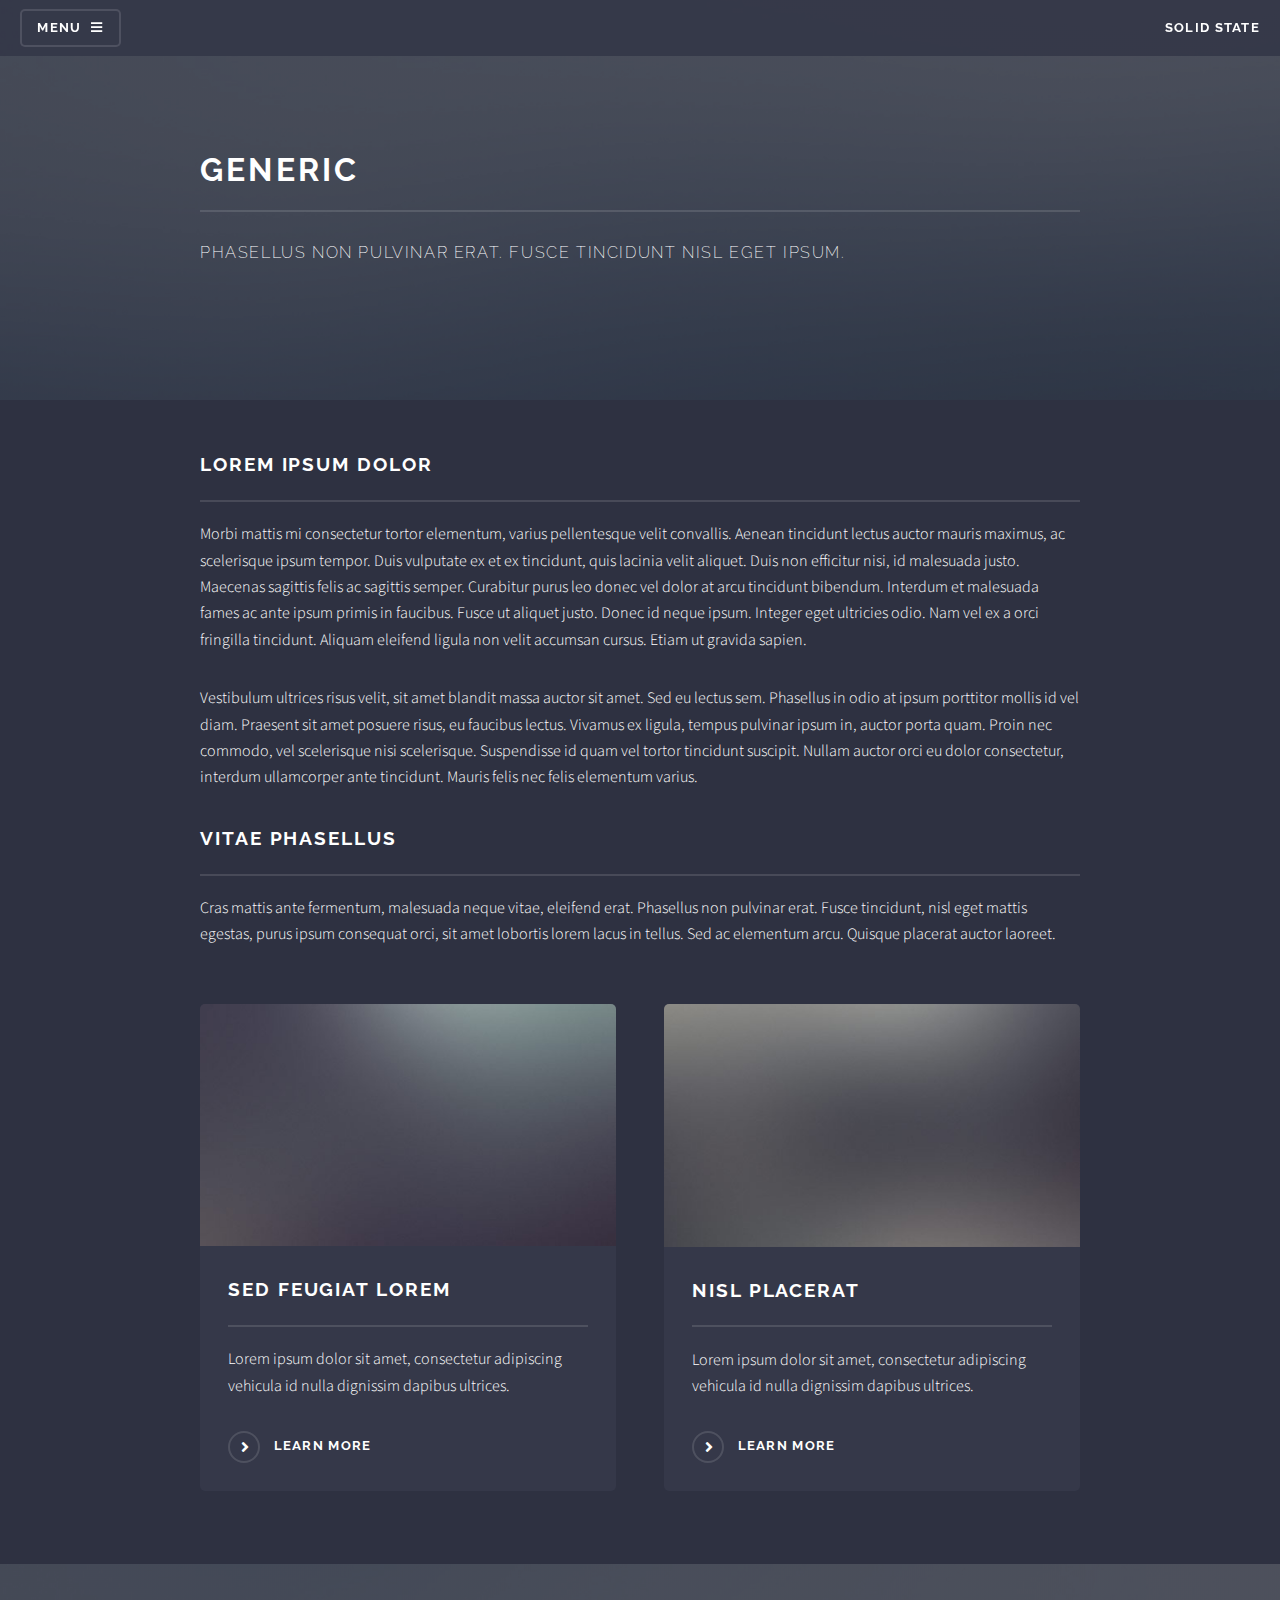
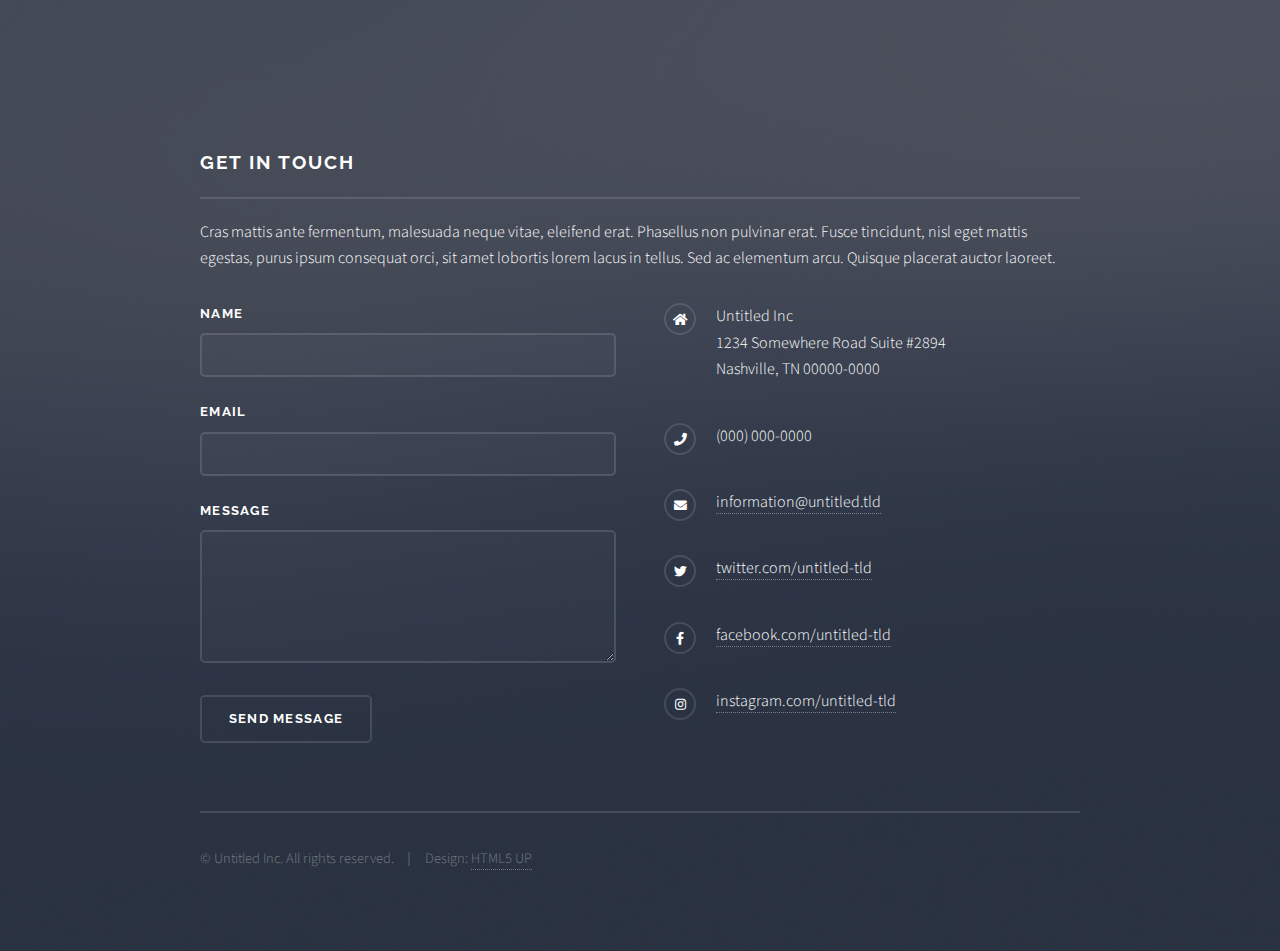
<file: PortFolio/generic.html>
<!DOCTYPE HTML>
<!--
	Solid State by HTML5 UP
	html5up.net | @ajlkn
	Free for personal and commercial use under the CCA 3.0 license (html5up.net/license)
-->
<html>
	<head>
		<title>Generic - Solid State by HTML5 UP</title>
		<meta charset="utf-8" />
		<meta name="viewport" content="width=device-width, initial-scale=1, user-scalable=no" />
		<link rel="stylesheet" href="assets/css/main.css" />
		<noscript><link rel="stylesheet" href="assets/css/noscript.css" /></noscript>
	</head>
	<body class="is-preload">

		<!-- Page Wrapper -->
			<div id="page-wrapper">

				<!-- Header -->
					<header id="header">
						<h1><a href="index.html">Solid State</a></h1>
						<nav>
							<a href="#menu">Menu</a>
						</nav>
					</header>

				<!-- Menu -->
					<nav id="menu">
						<div class="inner">
							<h2>Menu</h2>
							<ul class="links">
								<li><a href="index.html">Home</a></li>
								<li><a href="generic.html">Generic</a></li>
								<li><a href="elements.html">Elements</a></li>
								<li><a href="#">Log In</a></li>
								<li><a href="#">Sign Up</a></li>
							</ul>
							<a href="#" class="close">Close</a>
						</div>
					</nav>

				<!-- Wrapper -->
					<section id="wrapper">
						<header>
							<div class="inner">
								<h2>Generic</h2>
								<p>Phasellus non pulvinar erat. Fusce tincidunt nisl eget ipsum.</p>
							</div>
						</header>

						<!-- Content -->
							<div class="wrapper">
								<div class="inner">

									<h3 class="major">Lorem ipsum dolor</h3>
									<p>Morbi mattis mi consectetur tortor elementum, varius pellentesque velit convallis. Aenean tincidunt lectus auctor mauris maximus, ac scelerisque ipsum tempor. Duis vulputate ex et ex tincidunt, quis lacinia velit aliquet. Duis non efficitur nisi, id malesuada justo. Maecenas sagittis felis ac sagittis semper. Curabitur purus leo donec vel dolor at arcu tincidunt bibendum. Interdum et malesuada fames ac ante ipsum primis in faucibus. Fusce ut aliquet justo. Donec id neque ipsum. Integer eget ultricies odio. Nam vel ex a orci fringilla tincidunt. Aliquam eleifend ligula non velit accumsan cursus. Etiam ut gravida sapien.</p>

									<p>Vestibulum ultrices risus velit, sit amet blandit massa auctor sit amet. Sed eu lectus sem. Phasellus in odio at ipsum porttitor mollis id vel diam. Praesent sit amet posuere risus, eu faucibus lectus. Vivamus ex ligula, tempus pulvinar ipsum in, auctor porta quam. Proin nec commodo, vel scelerisque nisi scelerisque. Suspendisse id quam vel tortor tincidunt suscipit. Nullam auctor orci eu dolor consectetur, interdum ullamcorper ante tincidunt. Mauris felis nec felis elementum varius.</p>

									<h3 class="major">Vitae phasellus</h3>
									<p>Cras mattis ante fermentum, malesuada neque vitae, eleifend erat. Phasellus non pulvinar erat. Fusce tincidunt, nisl eget mattis egestas, purus ipsum consequat orci, sit amet lobortis lorem lacus in tellus. Sed ac elementum arcu. Quisque placerat auctor laoreet.</p>

									<section class="features">
										<article>
											<a href="#" class="image"><img src="images/pic04.jpg" alt="" /></a>
											<h3 class="major">Sed feugiat lorem</h3>
											<p>Lorem ipsum dolor sit amet, consectetur adipiscing vehicula id nulla dignissim dapibus ultrices.</p>
											<a href="#" class="special">Learn more</a>
										</article>
										<article>
											<a href="#" class="image"><img src="images/pic05.jpg" alt="" /></a>
											<h3 class="major">Nisl placerat</h3>
											<p>Lorem ipsum dolor sit amet, consectetur adipiscing vehicula id nulla dignissim dapibus ultrices.</p>
											<a href="#" class="special">Learn more</a>
										</article>
									</section>

								</div>
							</div>

					</section>

				<!-- Footer -->
					<section id="footer">
						<div class="inner">
							<h2 class="major">Get in touch</h2>
							<p>Cras mattis ante fermentum, malesuada neque vitae, eleifend erat. Phasellus non pulvinar erat. Fusce tincidunt, nisl eget mattis egestas, purus ipsum consequat orci, sit amet lobortis lorem lacus in tellus. Sed ac elementum arcu. Quisque placerat auctor laoreet.</p>
							<form method="post" action="#">
								<div class="fields">
									<div class="field">
										<label for="name">Name</label>
										<input type="text" name="name" id="name" />
									</div>
									<div class="field">
										<label for="email">Email</label>
										<input type="email" name="email" id="email" />
									</div>
									<div class="field">
										<label for="message">Message</label>
										<textarea name="message" id="message" rows="4"></textarea>
									</div>
								</div>
								<ul class="actions">
									<li><input type="submit" value="Send Message" /></li>
								</ul>
							</form>
							<ul class="contact">
								<li class="icon solid fa-home">
									Untitled Inc<br />
									1234 Somewhere Road Suite #2894<br />
									Nashville, TN 00000-0000
								</li>
								<li class="icon solid fa-phone">(000) 000-0000</li>
								<li class="icon solid fa-envelope"><a href="#">information@untitled.tld</a></li>
								<li class="icon brands fa-twitter"><a href="#">twitter.com/untitled-tld</a></li>
								<li class="icon brands fa-facebook-f"><a href="#">facebook.com/untitled-tld</a></li>
								<li class="icon brands fa-instagram"><a href="#">instagram.com/untitled-tld</a></li>
							</ul>
							<ul class="copyright">
								<li>&copy; Untitled Inc. All rights reserved.</li><li>Design: <a href="http://html5up.net">HTML5 UP</a></li>
							</ul>
						</div>
					</section>

			</div>

		<!-- Scripts -->
			<script src="assets/js/jquery.min.js"></script>
			<script src="assets/js/jquery.scrollex.min.js"></script>
			<script src="assets/js/browser.min.js"></script>
			<script src="assets/js/breakpoints.min.js"></script>
			<script src="assets/js/util.js"></script>
			<script src="assets/js/main.js"></script>

	</body>
</html>
</file>
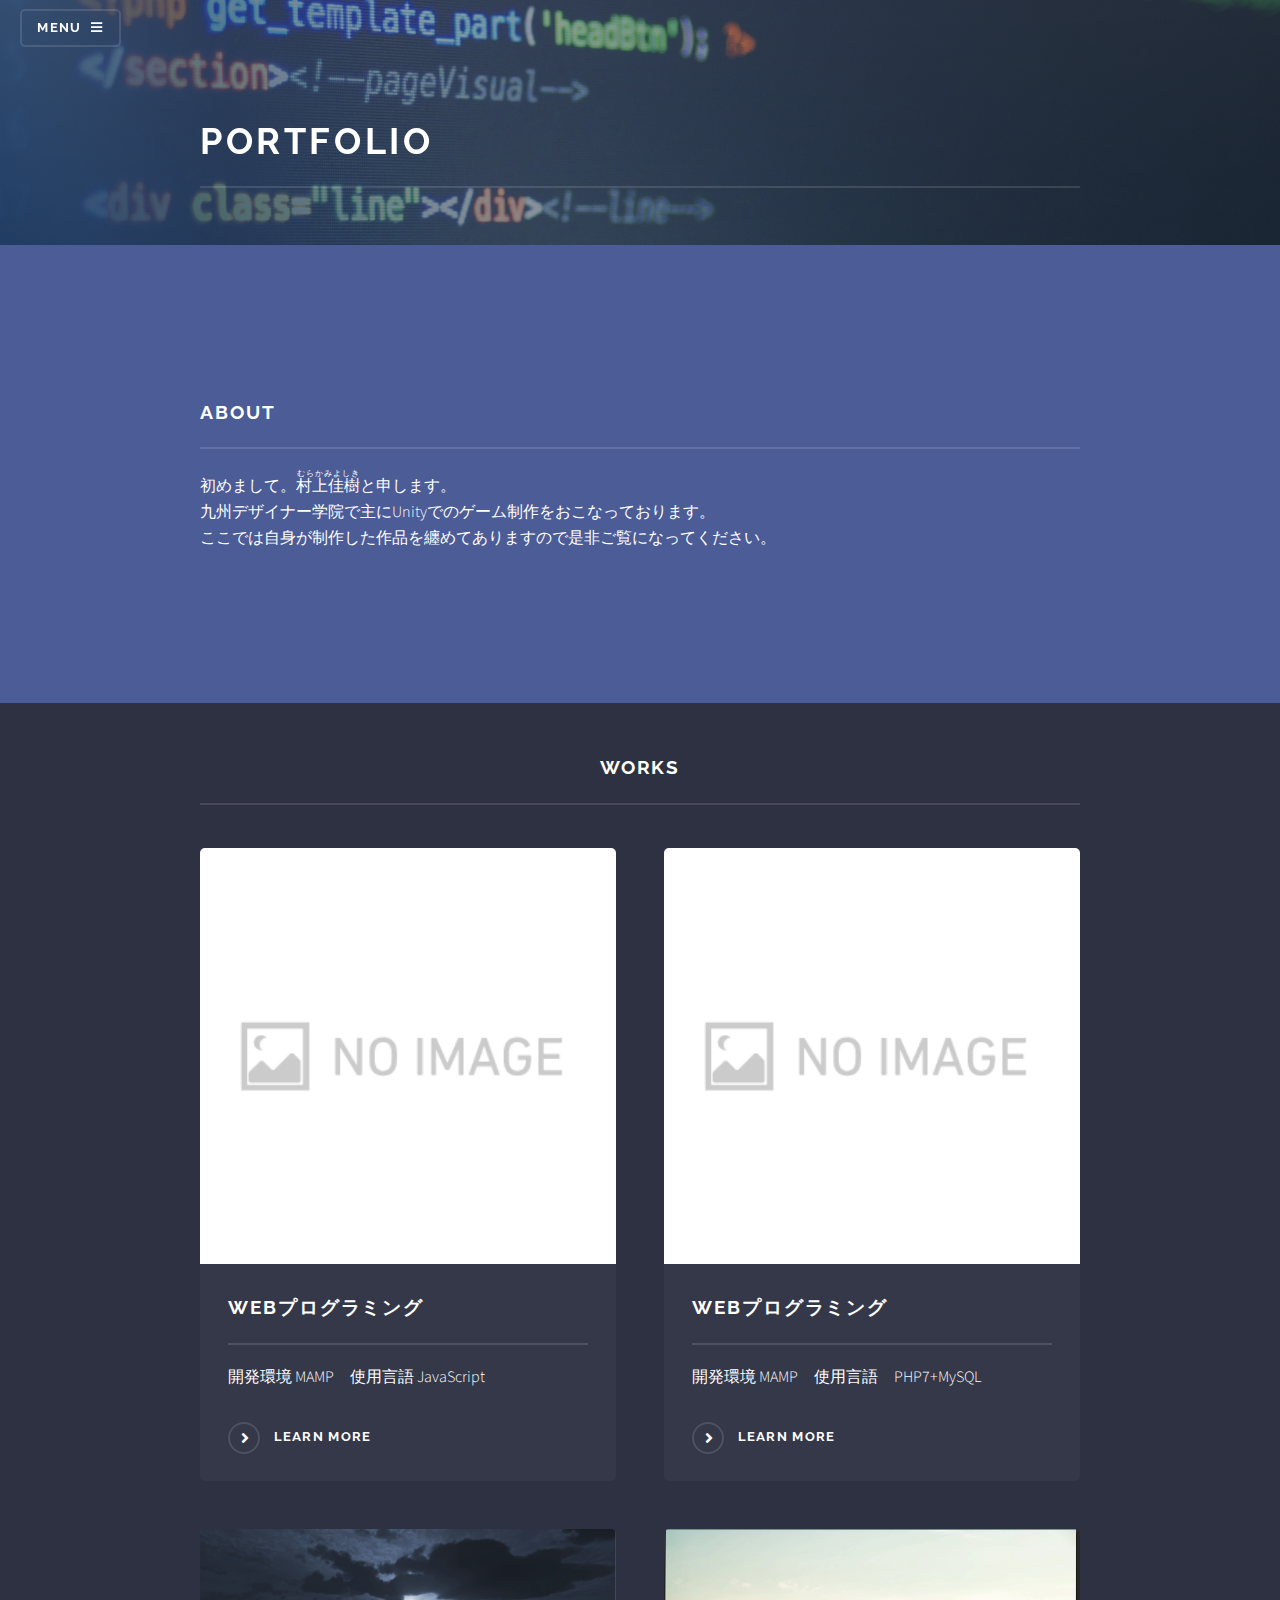
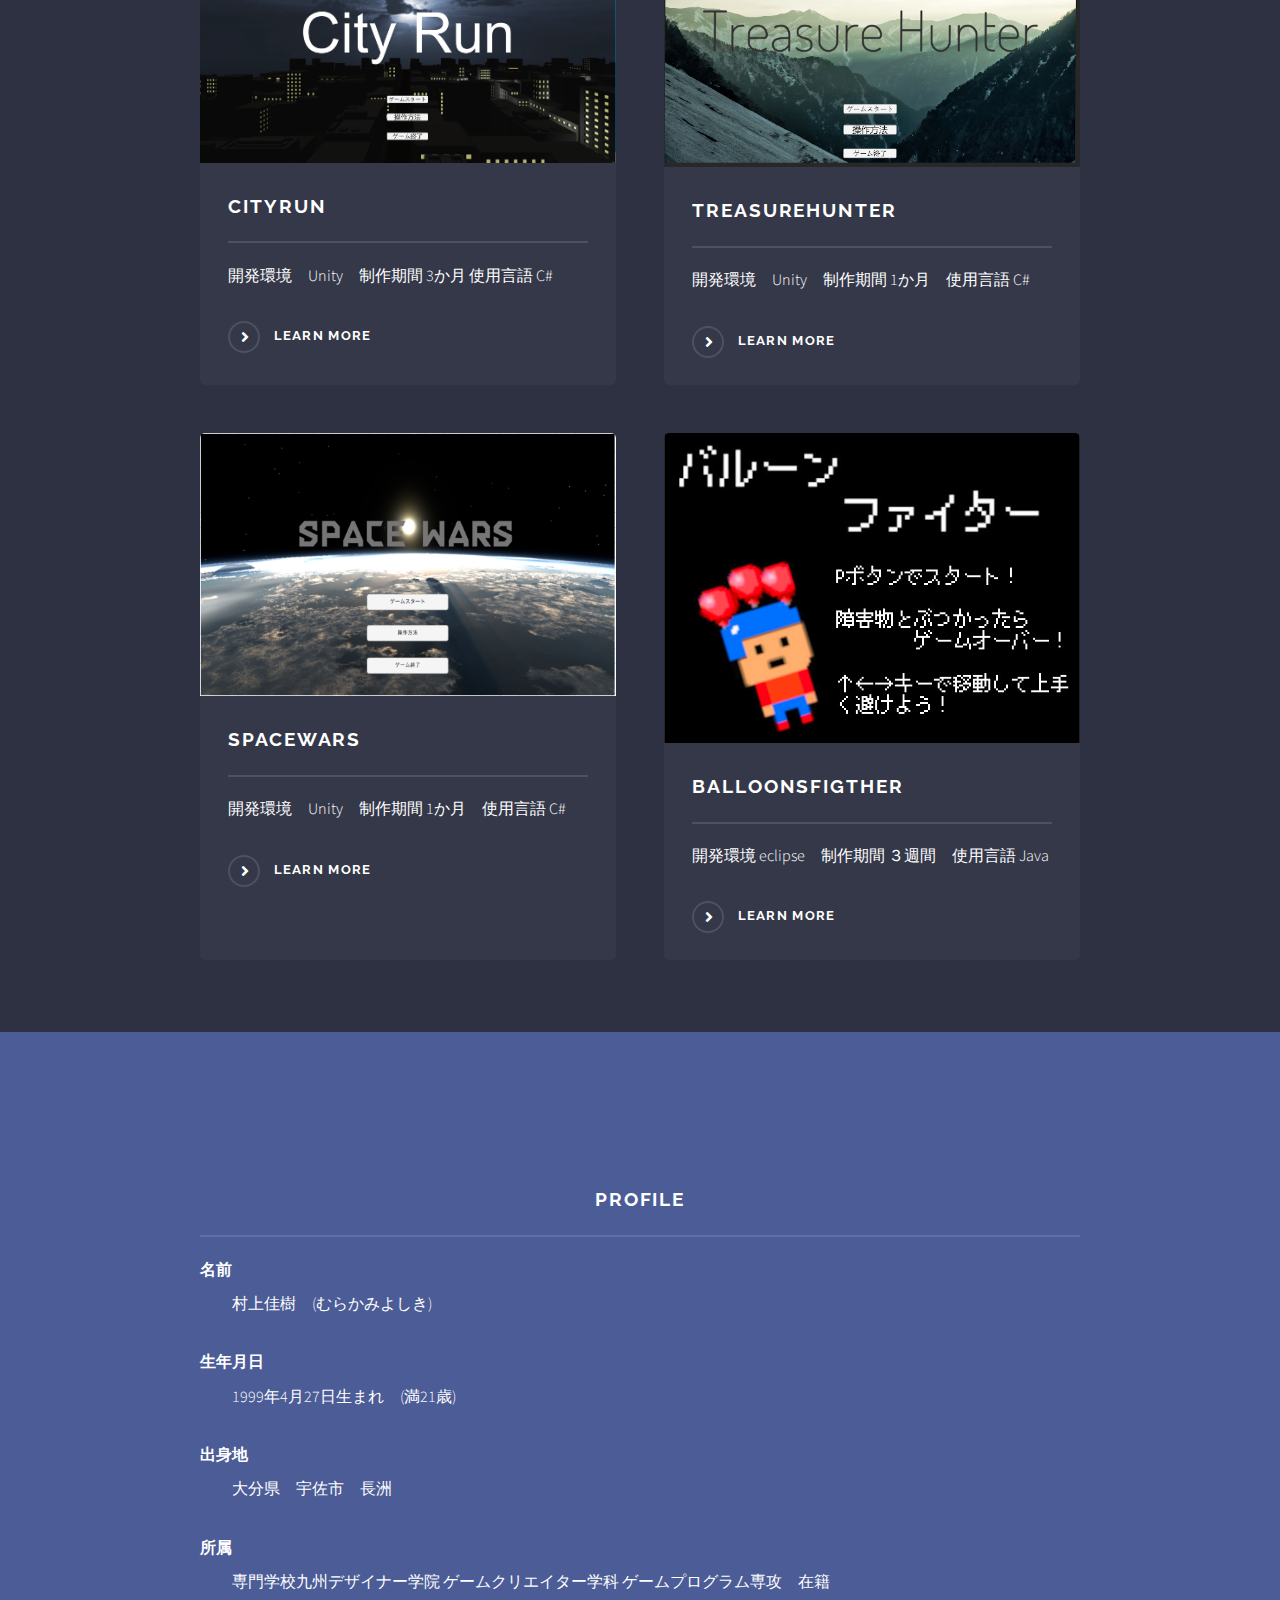
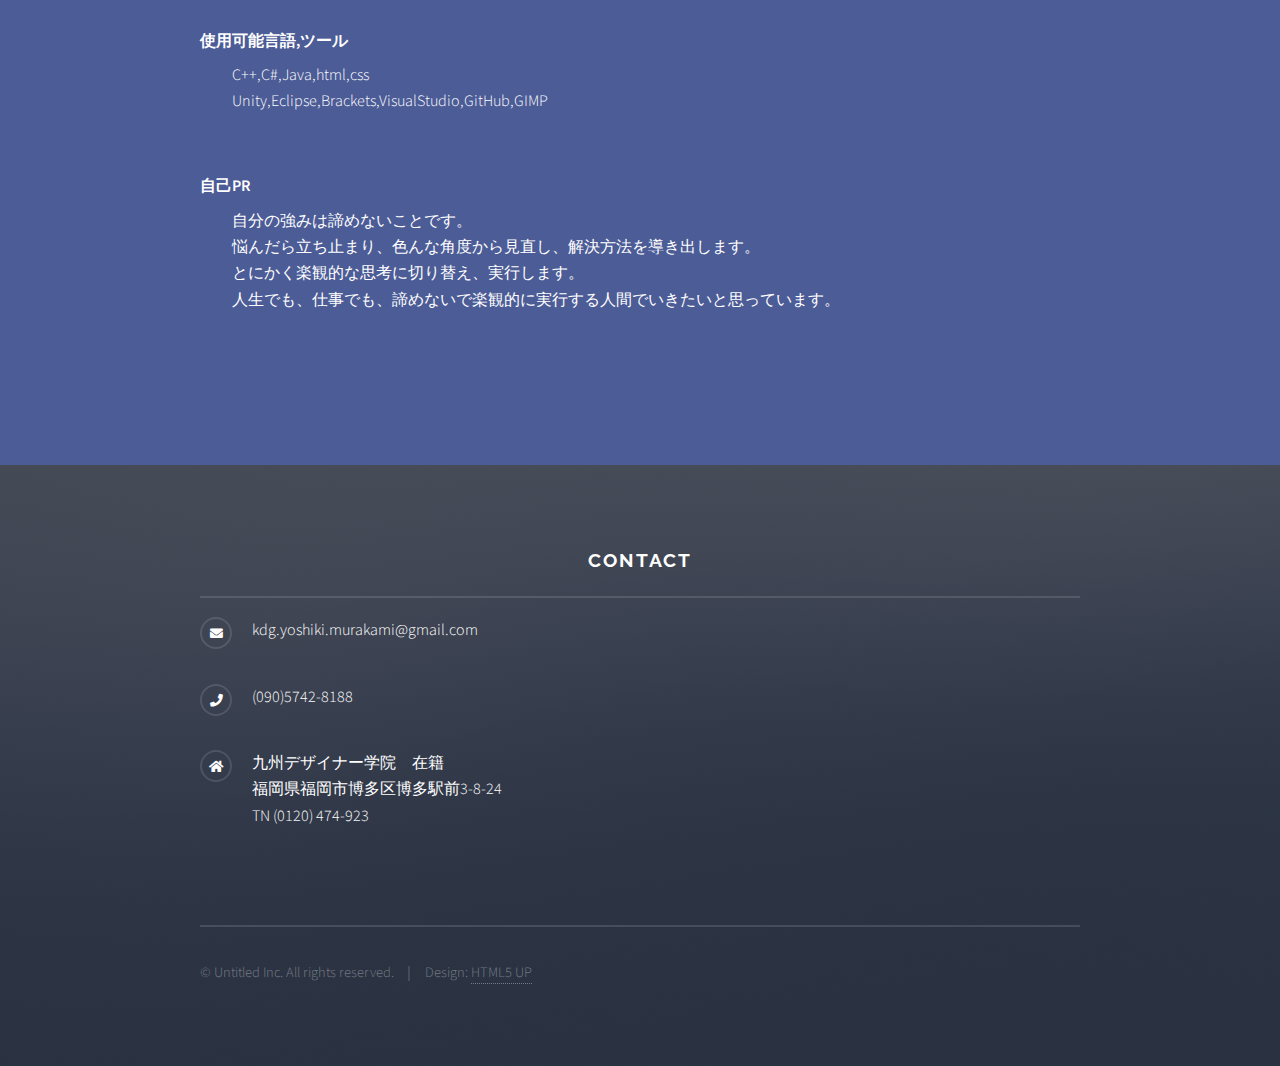
<file: PortFolio/index2.html>
<!DOCTYPE HTML>
<!--
	Solid State by HTML5 UP
	html5up.net | @ajlkn
	Free for personal and commercial use under the CCA 3.0 license (html5up.net/license)
-->
<html>
	<head>
		<title>PortFolio</title>
		<meta charset="utf-8" />
		<meta name="viewport" content="width=device-width, initial-scale=1, user-scalable=no" />
		<link rel="stylesheet" href="assets/css/main.css" />
		<noscript><link rel="stylesheet" href="assets/css/noscript.css" /></noscript>
	</head>
	<body class="is-preload">

		<!-- Page Wrapper -->
			<div id="page-wrapper">

				<!-- Header -->
					<header id="header" class="alt">
						<h1><a href="index.html">PortFolio</a></h1>
						<nav>
							<a href="#menu">Menu</a>
						</nav>
					</header>

				<!-- Menu -->
					<nav id="menu">
						<div class="inner">
							<h2>Menu</h2>
							<ul class="links">
								<li><a href="index.html#">Home</a></li>
                                <li><a href="index.html#one">about</a></li>
                                <li><a href="index.html#three">profile</a></li>
                                <li><a href="index.html#footer">contact</a></li>
							</ul>
                            <hr>
                           <h2>WORKS</h2>
                		  <ul class="links">
								<li><a href="content.html">CityRun</a></li>
 								<li><a href="content2.html">TreasureHunter</a></li>								
                              <li><a href="content3.html">SpaceWars</a></li>
                            <li><a href="content4.html">BalloonsFighter</a></li>
								<li><a href="content5.html">SpaceShooter</a></li>
							</ul>
							<a href="#" class="close">Close</a>
						</div>
					</nav>

				<!-- Banner -->
					<section id="banner">
                        <div class="bg"></div>
						<div class="inner">
							
							<h2>PortFolio</h2>

						</div>
					</section>

				<!-- Wrapper -->
					<section id="wrapper">

						<!-- One -->
							<section id="one" class="wrapper spotlight style1" >
								<div class="inner" >
									<div class="content">
										<h3 class="major" >about</h3>
                                        <p style=" text-align: left">初めまして。<ruby><rb>村上佳樹</rb><rt>むらかみよしき</rt></ruby>と申します。<br>
                                        九州デザイナー学院で主にUnityでのゲーム制作をおこなっております。<br>
                                        ここでは自身が制作した作品を纏めてありますので是非ご覧になってください。</p>
										
									</div>
								</div>
							</section>


						<!-- two -->
							<section id="two" class="wrapper alt style1">
                                
								<div class="inner">
									<h4 class="major">works</h4>
									
									<section class="features">
										<article>
											<a href="content7.html" class="image"><img src="images/m_e_others_500.png" alt="" width="237px"/></a>
											<h3 class="major">WEBプログラミング</h3>
											<p>開発環境 MAMP　使用言語 JavaScript</p>
											<a href="content7.html" class="special">Learn more</a>
										</article>
										<article>
											<a href="content6.html" class="image"><img src="images/m_e_others_500.png" alt="" width="237px"/></a>
											<h3 class="major">WEBプログラミング</h3>
											<p>開発環境 MAMP　使用言語　PHP7+MySQL</p>
											<a href="content6.html" class="special">Learn more</a>
										</article>
										<article>
											<a  href="content.html" class="image"><img src="images/CR/CityRunTitle.png" alt="" width="237px"/></a>
											<h3 class="major">CityRun</h3>
											<p>開発環境　Unity　制作期間 3か月 使用言語 C#</p>
											<a href="content.html" class="special">Learn more</a>
										</article>
										<article>
											<a href="content2.html" class="image"><img src="images/TH/TreasureTitle.png" alt="" width="237px"/></a>
											<h3 class="major">TreasureHunter</h3>
											<p>開発環境　Unity　制作期間 1か月　使用言語 C#</p>
											<a href="content2.html"  class="special">Learn more</a>
										</article>
										<article>
											<a  href="content3.html" class="image"><img src="images/SW/SpaceWarsTitle.png" alt="" width="237px"/></a>
											<h3 class="major">SPACEWARS</h3>
											<p>開発環境　Unity　制作期間 1か月　使用言語 C#</p>
											<a  href="content3.html" class="special">Learn more</a>
										</article>
										<article>
											<a  href="content4.html"class="image"><img src="images/BF/BalloonsFighterTItle.png" alt="" width="237px"/></a>
											<h3 class="major">BalloonsFigther</h3>
											<p>開発環境 eclipse　制作期間 ３週間　使用言語 Java</p>
											<a  href="content4.html" class="special">Learn more</a>
										</article>
										<!-- <article>
											<a href="content5.html" class="image"><img src="images/SS/SpaceShooterTitle.png" alt="" /></a>
											<h3 class="major">SpaceShooter</h3>
											<p>開発環境 gamesalad　制作期間 6ヶ月</p>
											<a href="content5.html" class="special">Learn more</a>
										</article> -->
										<!-- <article>
											<img  class="image"src="images/andmore.png" alt="" /> 
											<h3 class="major">andmore...</h3>
											<p>今後製作次第追加予定です。</p>
<!--							<a href="" class="special">Learn more</a>-->
										<!-- </article>  -->
									</section>

								</div>
							</section>

					</section>
                <!-- Four -->
                <section id="three" class="wrapper spotlight style1">
								<div class="inner">
									<div class="content">
										<h4 class="major">profile</h4>

                                        <dl>
                                            <dt>名前</dt><dd>村上佳樹　(むらかみよしき)</dd>
                                        </dl>
                                        <dl>
                                            <dt>生年月日</dt><dd>1999年4月27日生まれ　(満21歳)</dd>
                                        </dl>
                                        <dl>
                                            <dt>出身地</dt><dd>大分県　宇佐市　長洲</dd>
                                        </dl>
                                        <dl>
                                            <dt>所属</dt><dd>専門学校九州デザイナー学院 ゲームクリエイター学科 ゲームプログラム専攻　在籍</dd>
                                        </dl>
                                        <dl>
                                            <dt>使用可能言語,ツール</dt><dd>C++,C#,Java,html,css   <br>Unity,Eclipse,Brackets,VisualStudio,GitHub,GIMP</dd>
                                        </dl>
								　　　　　<dl>
                                            <dt>自己PR</dt>
                                            <dd>自分の強みは諦めないことです。<br>
                                                悩んだら立ち止まり、色んな角度から見直し、解決方法を導き出します。<br>
                                                とにかく楽観的な思考に切り替え、実行します。<br>
                                                人生でも、仕事でも、諦めないで楽観的に実行する人間でいきたいと思っています。
                                            </dd>
                                        </dl>
									</div>
								</div>
							</section>

				<!-- Footer -->
					<section id="footer" >
						<div class="inner" id="contact">
							<h4 class="major" id="contact">CONTACT</h4>
						
							<ul class="contact">
							<li class="icon solid fa-envelope">kdg.yoshiki.murakami@gmail.com</li>
								<li class="icon solid fa-phone">(090)5742-8188</li>
								
                                <li class="icon solid fa-home">
									九州デザイナー学院　在籍<br />
									福岡県福岡市博多区博多駅前3-8-24<br />
									TN (0120) 474-923
								</li>
							</ul>
							<ul class="copyright">
								<li>&copy; Untitled Inc. All rights reserved.</li><li>Design: <a href="http://html5up.net">HTML5 UP</a></li>
							</ul>
						</div>
					</section>

			</div>

		<!-- Scripts -->
			<script src="assets/js/jquery.min.js"></script>
			<script src="assets/js/jquery.scrollex.min.js"></script>
			<script src="assets/js/browser.min.js"></script>
			<script src="assets/js/breakpoints.min.js"></script>
			<script src="assets/js/util.js"></script>
			<script src="assets/js/main.js"></script>

	</body>
</html>
</file>
<file: PortFolio/assets/css/noscript.css>
/*
	Solid State by HTML5 UP
	html5up.net | @ajlkn
	Free for personal and commercial use under the CCA 3.0 license (html5up.net/license)
*/

/* Banner */

	body.is-preload #banner .logo {
		-moz-transform: none;
		-webkit-transform: none;
		-ms-transform: none;
		transform: none;
		opacity: 1;
	}

	body.is-preload #banner h2 {
		opacity: 1;
		-moz-transform: none;
		-webkit-transform: none;
		-ms-transform: none;
		transform: none;
		-moz-filter: none;
		-webkit-filter: none;
		-ms-filter: none;
		filter: none;
	}

	body.is-preload #banner p {
		opacity: 01;
		-moz-transform: none;
		-webkit-transform: none;
		-ms-transform: none;
		transform: none;
		-moz-filter: none;
		-webkit-filter: none;
		-ms-filter: none;
		filter: none;
	}
</file>
<file: PortFolio/assets/css/main.css>
@import url(fontawesome-all.min.css);
@import url("https://fonts.googleapis.com/css?family=Raleway:200,700|Source+Sans+Pro:300,600,300italic,600italic");

/*
	Solid State by HTML5 UP
	html5up.net | @ajlkn
	Free for personal and commercial use under the CCA 3.0 license (html5up.net/license)
*/

html, body, div, span, applet, object,
iframe, h1, h2, h3, h4, h5, h6, p, blockquote,
pre, a, abbr, acronym, address, big, cite,
code, del, dfn, em, img, ins, kbd, q, s, samp,
small, strike, strong, sub, sup, tt, var, b,
u, i, center, dl, dt, dd, ol, ul, li, fieldset,
form, label, legend, table, caption, tbody,
tfoot, thead, tr, th, td, article, aside,
canvas, details, embed, figure, figcaption,
footer, header, hgroup, menu, nav, output, ruby,
section, summary, time, mark, audio, video {
	margin: 0;
	padding: 0;
	border: 0;
	font-size: 100%;
	font: inherit;
	vertical-align: baseline;}

article, aside, details, figcaption, figure,
footer, header, hgroup, menu, nav, section {
	display: block;}

.bg{
    /*位置の設定*/
    width: 100%;
    height: 100%;
    position: absolute;
    top: 0;
    left: 0;

    /*背景画像の設定*/
    background: url(images/3753817_m.jpg);
    background-size: cover;

    /*透過の設定*/
    opacity: 0.5;
}
body {
	line-height: 1;
}

ol, ul {
	list-style: none;
}

blockquote, q {
	quotes: none;
}

	blockquote:before, blockquote:after, q:before, q:after {
		content: '';
		content: none;
	}

table {
	border-collapse: collapse;
	border-spacing: 0;
}

body {
	-webkit-text-size-adjust: none;
}

mark {
	background-color: transparent;
	color: inherit;
}

input::-moz-focus-inner {
	border: 0;
	padding: 0;
}

input, select, textarea {
	-moz-appearance: none;
	-webkit-appearance: none;
	-ms-appearance: none;
	appearance: none;
}

/* Basic */

	@-ms-viewport {
		width: device-width;
	}

	body {
		-ms-overflow-style: scrollbar;
	}

	@media screen and (max-width: 480px) {

		html, body {
			min-width: 320px;
		}

	}

	html {
		box-sizing: border-box;
	}

	*, *:before, *:after {
		box-sizing: inherit;
	}

	body {
		background-color: #2e3141;
		background-image: linear-gradient(to top, rgba(46, 49, 65, 0.8), rgba(46, 49, 65, 0.8)), url("../../images/bg.jpg");
		background-size: auto,
 cover;
		background-attachment: fixed,
 fixed;
		background-position: center,
 center;
	}

		body.is-preload *, body.is-preload *:before, body.is-preload *:after {
			-moz-animation: none !important;
			-webkit-animation: none !important;
			-ms-animation: none !important;
			animation: none !important;
			-moz-transition: none !important;
			-webkit-transition: none !important;
			-ms-transition: none !important;
			transition: none !important;
		}

/* Type */

	body, input, select, textarea {
		color: #ffffff;
		font-family: "Source Sans Pro", Helvetica, sans-serif;
		font-size: 16.5pt;
		font-weight: 300;
		line-height: 1.65;
	}

		@media screen and (max-width: 1680px) {

			body, input, select, textarea {
				font-size: 13pt;
			}

		}

		@media screen and (max-width: 1280px) {

			body, input, select, textarea {
				font-size: 12pt;
			}

		}

		@media screen and (max-width: 980px) {

			body, input, select, textarea {
				font-size: 12pt;
			}

		}

		@media screen and (max-width: 736px) {

			body, input, select, textarea {
				font-size: 12pt;
			}

		}

		@media screen and (max-width: 480px) {

			body, input, select, textarea {
				font-size: 12pt;
			}

		}

	a {
		-moz-transition: color 0.2s ease-in-out, border-bottom-color 0.2s ease-in-out;
		-webkit-transition: color 0.2s ease-in-out, border-bottom-color 0.2s ease-in-out;
		-ms-transition: color 0.2s ease-in-out, border-bottom-color 0.2s ease-in-out;
		transition: color 0.2s ease-in-out, border-bottom-color 0.2s ease-in-out;
		border-bottom: dotted 1px rgba(255, 255, 255, 0.35);
		color: #ffffff;
		text-decoration: none;
	}

		a:hover {
			border-bottom-color: transparent;
			color: #ffffff !important;
		}

		a.special:not(.button) {
			text-decoration: none;
			border-bottom: 0;
			display: block;
			font-family: Raleway, Helvetica, sans-serif;
			font-size: 0.8em;
			font-weight: 700;
			letter-spacing: 0.1em;
			margin: 0 0 2em 0;
			text-transform: uppercase;
		}

			a.special:not(.button):before {
				-moz-osx-font-smoothing: grayscale;
				-webkit-font-smoothing: antialiased;
				display: inline-block;
				font-style: normal;
				font-variant: normal;
				text-rendering: auto;
				line-height: 1;
				text-transform: none !important;
				font-family: 'Font Awesome 5 Free';
				font-weight: 900;
			}

			a.special:not(.button):before {
				-moz-transition: background-color 0.2s ease-in-out;
				-webkit-transition: background-color 0.2s ease-in-out;
				-ms-transition: background-color 0.2s ease-in-out;
				transition: background-color 0.2s ease-in-out;
				border-radius: 100%;
				border: solid 2px rgba(255, 255, 255, 0.125);
				content: '\f105';
				display: inline-block;
				font-size: 1.25em;
				height: 2em;
				line-height: 1.75em;
				margin-right: 0.85em;
				text-align: center;
				text-indent: 0.15em;
				vertical-align: middle;
				width: 2em;
			}

			a.special:not(.button):hover:before {
				background-color: rgba(255, 255, 255, 0.025);
			}

			a.special:not(.button):active:before {
				background-color: rgba(255, 255, 255, 0.075);
			}

	strong, b {
		color: #ffffff;
		font-weight: 600;
	}

	em, i {
		font-style: italic;
	}

	p {
		margin: 0 0 2em 0;
	}

	h1, h2, h3, h4, h5, h6 {
		color: #ffffff;
		font-family: Raleway, Helvetica, sans-serif;
		font-weight: 700;
		letter-spacing: 0.1em;
		margin: 0 0 1em 0;
		text-transform: uppercase;
        
	}

		h1 a, h2 a, h3 a, h4 a, h5 a, h6 a {
			color: inherit;
			text-decoration: none;
			border-bottom: 0;
		}

		h1 span, h2 span, h3 span, h4 span, h5 span, h6 span {
			font-weight: 200;
		}

		h1.major, h2.major, h3.major, h4.major, h5.major, h6.major {
			padding-bottom: 1em;
			border-bottom: solid 2px rgba(255, 255, 255, 0.125);
		}

	h2 {
		font-size: 1.2em;
        
	}

	h3 {
		font-size: 1.2em;
        text-align: left;
	}

	h4 {
		font-size: 1.2em;
        text-align: center;
	}

	h5 {
		font-size: 1.2em;
        text-align: right;
	}

	h6 {
		font-size: 0.7em;
        
	}

	@media screen and (max-width: 736px) {

		h2 {
			font-size: 1em;
		}

		h3 {
			font-size: 0.8em;
		}

	}

	sub {
		font-size: 0.8em;
		position: relative;
		top: 0.5em;
	}

	sup {
		font-size: 0.8em;
		position: relative;
		top: -0.5em;
	}

	blockquote {
		border-left: solid 4px rgba(255, 255, 255, 0.125);
		font-style: italic;
		margin: 0 0 2em 0;
		padding: 0.5em 0 0.5em 2em;
	}

	code {
		background: rgba(255, 255, 255, 0.025);
		border-radius: 5px;
		border: solid 2px rgba(255, 255, 255, 0.125);
		font-family: "Courier New", monospace;
		font-size: 0.9em;
		margin: 0 0.25em;
		padding: 0.25em 0.65em;
	}

	pre {
		-webkit-overflow-scrolling: touch;
		font-family: "Courier New", monospace;
		font-size: 0.9em;
		margin: 0 0 2em 0;
	}

		pre code {
			display: block;
			line-height: 1.75em;
			padding: 1em 1.5em;
			overflow-x: auto;
		}

	hr {
		border: 0;
		border-bottom: solid 2px rgba(255, 255, 255, 0.125);
		margin: 2.5em 0;
	}

		hr.major {
			margin: 4em 0;
		}

	.align-left {
		text-align: left;
	}

	.align-center {
		text-align: center;
	}

	.align-right {
		text-align: right;
	}

/* Row */

	.row {
		display: flex;
		flex-wrap: wrap;
		box-sizing: border-box;
		align-items: stretch;
	}

		.row > * {
			box-sizing: border-box;
		}

		.row.gtr-uniform > * > :last-child {
			margin-bottom: 0;
		}

		.row.aln-left {
			justify-content: flex-start;
		}

		.row.aln-center {
			justify-content: center;
		}

		.row.aln-right {
			justify-content: flex-end;
		}

		.row.aln-top {
			align-items: flex-start;
		}

		.row.aln-middle {
			align-items: center;
		}

		.row.aln-bottom {
			align-items: flex-end;
		}

		.row > .imp {
			order: -1;
		}

		.row > .col-1 {
			width: 8.33333%;
		}

		.row > .off-1 {
			margin-left: 8.33333%;
		}

		.row > .col-2 {
			width: 16.66667%;
		}

		.row > .off-2 {
			margin-left: 16.66667%;
		}

		.row > .col-3 {
			width: 25%;
		}

		.row > .off-3 {
			margin-left: 25%;
		}

		.row > .col-4 {
			width: 33.33333%;
		}

		.row > .off-4 {
			margin-left: 33.33333%;
		}

		.row > .col-5 {
			width: 41.66667%;
		}

		.row > .off-5 {
			margin-left: 41.66667%;
		}

		.row > .col-6 {
			width: 50%;
		}

		.row > .off-6 {
			margin-left: 50%;
		}

		.row > .col-7 {
			width: 58.33333%;
		}

		.row > .off-7 {
			margin-left: 58.33333%;
		}

		.row > .col-8 {
			width: 66.66667%;
		}

		.row > .off-8 {
			margin-left: 66.66667%;
		}

		.row > .col-9 {
			width: 75%;
		}

		.row > .off-9 {
			margin-left: 75%;
		}

		.row > .col-10 {
			width: 83.33333%;
		}

		.row > .off-10 {
			margin-left: 83.33333%;
		}

		.row > .col-11 {
			width: 91.66667%;
		}

		.row > .off-11 {
			margin-left: 91.66667%;
		}

		.row > .col-12 {
			width: 100%;
		}

		.row > .off-12 {
			margin-left: 100%;
		}

		.row.gtr-0 {
			margin-top: 0;
			margin-left: 0em;
		}

			.row.gtr-0 > * {
				padding: 0 0 0 0em;
			}

			.row.gtr-0.gtr-uniform {
				margin-top: 0em;
			}

				.row.gtr-0.gtr-uniform > * {
					padding-top: 0em;
				}

		.row.gtr-25 {
			margin-top: 0;
			margin-left: -0.4375em;
		}

			.row.gtr-25 > * {
				padding: 0 0 0 0.4375em;
			}

			.row.gtr-25.gtr-uniform {
				margin-top: -0.4375em;
			}

				.row.gtr-25.gtr-uniform > * {
					padding-top: 0.4375em;
				}

		.row.gtr-50 {
			margin-top: 0;
			margin-left: -0.875em;
		}

			.row.gtr-50 > * {
				padding: 0 0 0 0.875em;
			}

			.row.gtr-50.gtr-uniform {
				margin-top: -0.875em;
			}

				.row.gtr-50.gtr-uniform > * {
					padding-top: 0.875em;
				}

		.row {
			margin-top: 0;
			margin-left: -1.75em;
		}

			.row > * {
				padding: 0 0 0 1.75em;
			}

			.row.gtr-uniform {
				margin-top: -1.75em;
			}

				.row.gtr-uniform > * {
					padding-top: 1.75em;
				}

		.row.gtr-150 {
			margin-top: 0;
			margin-left: -2.625em;
		}

			.row.gtr-150 > * {
				padding: 0 0 0 2.625em;
			}

			.row.gtr-150.gtr-uniform {
				margin-top: -2.625em;
			}

				.row.gtr-150.gtr-uniform > * {
					padding-top: 2.625em;
				}

		.row.gtr-200 {
			margin-top: 0;
			margin-left: -3.5em;
		}

			.row.gtr-200 > * {
				padding: 0 0 0 3.5em;
			}

			.row.gtr-200.gtr-uniform {
				margin-top: -3.5em;
			}

				.row.gtr-200.gtr-uniform > * {
					padding-top: 3.5em;
				}

		@media screen and (max-width: 1680px) {

			.row {
				display: flex;
				flex-wrap: wrap;
				box-sizing: border-box;
				align-items: stretch;
			}

				.row > * {
					box-sizing: border-box;
				}

				.row.gtr-uniform > * > :last-child {
					margin-bottom: 0;
				}

				.row.aln-left {
					justify-content: flex-start;
				}

				.row.aln-center {
					justify-content: center;
				}

				.row.aln-right {
					justify-content: flex-end;
				}

				.row.aln-top {
					align-items: flex-start;
				}

				.row.aln-middle {
					align-items: center;
				}

				.row.aln-bottom {
					align-items: flex-end;
				}

				.row > .imp-xlarge {
					order: -1;
				}

				.row > .col-1-xlarge {
					width: 8.33333%;
				}

				.row > .off-1-xlarge {
					margin-left: 8.33333%;
				}

				.row > .col-2-xlarge {
					width: 16.66667%;
				}

				.row > .off-2-xlarge {
					margin-left: 16.66667%;
				}

				.row > .col-3-xlarge {
					width: 25%;
				}

				.row > .off-3-xlarge {
					margin-left: 25%;
				}

				.row > .col-4-xlarge {
					width: 33.33333%;
				}

				.row > .off-4-xlarge {
					margin-left: 33.33333%;
				}

				.row > .col-5-xlarge {
					width: 41.66667%;
				}

				.row > .off-5-xlarge {
					margin-left: 41.66667%;
				}

				.row > .col-6-xlarge {
					width: 50%;
				}

				.row > .off-6-xlarge {
					margin-left: 50%;
				}

				.row > .col-7-xlarge {
					width: 58.33333%;
				}

				.row > .off-7-xlarge {
					margin-left: 58.33333%;
				}

				.row > .col-8-xlarge {
					width: 66.66667%;
				}

				.row > .off-8-xlarge {
					margin-left: 66.66667%;
				}

				.row > .col-9-xlarge {
					width: 75%;
				}

				.row > .off-9-xlarge {
					margin-left: 75%;
				}

				.row > .col-10-xlarge {
					width: 83.33333%;
				}

				.row > .off-10-xlarge {
					margin-left: 83.33333%;
				}

				.row > .col-11-xlarge {
					width: 91.66667%;
				}

				.row > .off-11-xlarge {
					margin-left: 91.66667%;
				}

				.row > .col-12-xlarge {
					width: 100%;
				}

				.row > .off-12-xlarge {
					margin-left: 100%;
				}

				.row.gtr-0 {
					margin-top: 0;
					margin-left: 0em;
				}

					.row.gtr-0 > * {
						padding: 0 0 0 0em;
					}

					.row.gtr-0.gtr-uniform {
						margin-top: 0em;
					}

						.row.gtr-0.gtr-uniform > * {
							padding-top: 0em;
						}

				.row.gtr-25 {
					margin-top: 0;
					margin-left: -0.4375em;
				}

					.row.gtr-25 > * {
						padding: 0 0 0 0.4375em;
					}

					.row.gtr-25.gtr-uniform {
						margin-top: -0.4375em;
					}

						.row.gtr-25.gtr-uniform > * {
							padding-top: 0.4375em;
						}

				.row.gtr-50 {
					margin-top: 0;
					margin-left: -0.875em;
				}

					.row.gtr-50 > * {
						padding: 0 0 0 0.875em;
					}

					.row.gtr-50.gtr-uniform {
						margin-top: -0.875em;
					}

						.row.gtr-50.gtr-uniform > * {
							padding-top: 0.875em;
						}

				.row {
					margin-top: 0;
					margin-left: -1.75em;
				}

					.row > * {
						padding: 0 0 0 1.75em;
					}

					.row.gtr-uniform {
						margin-top: -1.75em;
					}

						.row.gtr-uniform > * {
							padding-top: 1.75em;
						}

				.row.gtr-150 {
					margin-top: 0;
					margin-left: -2.625em;
				}

					.row.gtr-150 > * {
						padding: 0 0 0 2.625em;
					}

					.row.gtr-150.gtr-uniform {
						margin-top: -2.625em;
					}

						.row.gtr-150.gtr-uniform > * {
							padding-top: 2.625em;
						}

				.row.gtr-200 {
					margin-top: 0;
					margin-left: -3.5em;
				}

					.row.gtr-200 > * {
						padding: 0 0 0 3.5em;
					}

					.row.gtr-200.gtr-uniform {
						margin-top: -3.5em;
					}

						.row.gtr-200.gtr-uniform > * {
							padding-top: 3.5em;
						}

		}

		@media screen and (max-width: 1280px) {

			.row {
				display: flex;
				flex-wrap: wrap;
				box-sizing: border-box;
				align-items: stretch;
			}

				.row > * {
					box-sizing: border-box;
				}

				.row.gtr-uniform > * > :last-child {
					margin-bottom: 0;
				}

				.row.aln-left {
					justify-content: flex-start;
				}

				.row.aln-center {
					justify-content: center;
				}

				.row.aln-right {
					justify-content: flex-end;
				}

				.row.aln-top {
					align-items: flex-start;
				}

				.row.aln-middle {
					align-items: center;
				}

				.row.aln-bottom {
					align-items: flex-end;
				}

				.row > .imp-large {
					order: -1;
				}

				.row > .col-1-large {
					width: 8.33333%;
				}

				.row > .off-1-large {
					margin-left: 8.33333%;
				}

				.row > .col-2-large {
					width: 16.66667%;
				}

				.row > .off-2-large {
					margin-left: 16.66667%;
				}

				.row > .col-3-large {
					width: 25%;
				}

				.row > .off-3-large {
					margin-left: 25%;
				}

				.row > .col-4-large {
					width: 33.33333%;
				}

				.row > .off-4-large {
					margin-left: 33.33333%;
				}

				.row > .col-5-large {
					width: 41.66667%;
				}

				.row > .off-5-large {
					margin-left: 41.66667%;
				}

				.row > .col-6-large {
					width: 50%;
				}

				.row > .off-6-large {
					margin-left: 50%;
				}

				.row > .col-7-large {
					width: 58.33333%;
				}

				.row > .off-7-large {
					margin-left: 58.33333%;
				}

				.row > .col-8-large {
					width: 66.66667%;
				}

				.row > .off-8-large {
					margin-left: 66.66667%;
				}

				.row > .col-9-large {
					width: 75%;
				}

				.row > .off-9-large {
					margin-left: 75%;
				}

				.row > .col-10-large {
					width: 83.33333%;
				}

				.row > .off-10-large {
					margin-left: 83.33333%;
				}

				.row > .col-11-large {
					width: 91.66667%;
				}

				.row > .off-11-large {
					margin-left: 91.66667%;
				}

				.row > .col-12-large {
					width: 100%;
				}

				.row > .off-12-large {
					margin-left: 100%;
				}

				.row.gtr-0 {
					margin-top: 0;
					margin-left: 0em;
				}

					.row.gtr-0 > * {
						padding: 0 0 0 0em;
					}

					.row.gtr-0.gtr-uniform {
						margin-top: 0em;
					}

						.row.gtr-0.gtr-uniform > * {
							padding-top: 0em;
						}

				.row.gtr-25 {
					margin-top: 0;
					margin-left: -0.4375em;
				}

					.row.gtr-25 > * {
						padding: 0 0 0 0.4375em;
					}

					.row.gtr-25.gtr-uniform {
						margin-top: -0.4375em;
					}

						.row.gtr-25.gtr-uniform > * {
							padding-top: 0.4375em;
						}

				.row.gtr-50 {
					margin-top: 0;
					margin-left: -0.875em;
				}

					.row.gtr-50 > * {
						padding: 0 0 0 0.875em;
					}

					.row.gtr-50.gtr-uniform {
						margin-top: -0.875em;
					}

						.row.gtr-50.gtr-uniform > * {
							padding-top: 0.875em;
						}

				.row {
					margin-top: 0;
					margin-left: -1.75em;
				}

					.row > * {
						padding: 0 0 0 1.75em;
					}

					.row.gtr-uniform {
						margin-top: -1.75em;
					}

						.row.gtr-uniform > * {
							padding-top: 1.75em;
						}

				.row.gtr-150 {
					margin-top: 0;
					margin-left: -2.625em;
				}

					.row.gtr-150 > * {
						padding: 0 0 0 2.625em;
					}

					.row.gtr-150.gtr-uniform {
						margin-top: -2.625em;
					}

						.row.gtr-150.gtr-uniform > * {
							padding-top: 2.625em;
						}

				.row.gtr-200 {
					margin-top: 0;
					margin-left: -3.5em;
				}

					.row.gtr-200 > * {
						padding: 0 0 0 3.5em;
					}

					.row.gtr-200.gtr-uniform {
						margin-top: -3.5em;
					}

						.row.gtr-200.gtr-uniform > * {
							padding-top: 3.5em;
						}

		}

		@media screen and (max-width: 980px) {

			.row {
				display: flex;
				flex-wrap: wrap;
				box-sizing: border-box;
				align-items: stretch;
			}

				.row > * {
					box-sizing: border-box;
				}

				.row.gtr-uniform > * > :last-child {
					margin-bottom: 0;
				}

				.row.aln-left {
					justify-content: flex-start;
				}

				.row.aln-center {
					justify-content: center;
				}

				.row.aln-right {
					justify-content: flex-end;
				}

				.row.aln-top {
					align-items: flex-start;
				}

				.row.aln-middle {
					align-items: center;
				}

				.row.aln-bottom {
					align-items: flex-end;
				}

				.row > .imp-medium {
					order: -1;
				}

				.row > .col-1-medium {
					width: 8.33333%;
				}

				.row > .off-1-medium {
					margin-left: 8.33333%;
				}

				.row > .col-2-medium {
					width: 16.66667%;
				}

				.row > .off-2-medium {
					margin-left: 16.66667%;
				}

				.row > .col-3-medium {
					width: 25%;
				}

				.row > .off-3-medium {
					margin-left: 25%;
				}

				.row > .col-4-medium {
					width: 33.33333%;
				}

				.row > .off-4-medium {
					margin-left: 33.33333%;
				}

				.row > .col-5-medium {
					width: 41.66667%;
				}

				.row > .off-5-medium {
					margin-left: 41.66667%;
				}

				.row > .col-6-medium {
					width: 50%;
				}

				.row > .off-6-medium {
					margin-left: 50%;
				}

				.row > .col-7-medium {
					width: 58.33333%;
				}

				.row > .off-7-medium {
					margin-left: 58.33333%;
				}

				.row > .col-8-medium {
					width: 66.66667%;
				}

				.row > .off-8-medium {
					margin-left: 66.66667%;
				}

				.row > .col-9-medium {
					width: 75%;
				}

				.row > .off-9-medium {
					margin-left: 75%;
				}

				.row > .col-10-medium {
					width: 83.33333%;
				}

				.row > .off-10-medium {
					margin-left: 83.33333%;
				}

				.row > .col-11-medium {
					width: 91.66667%;
				}

				.row > .off-11-medium {
					margin-left: 91.66667%;
				}

				.row > .col-12-medium {
					width: 100%;
				}

				.row > .off-12-medium {
					margin-left: 100%;
				}

				.row.gtr-0 {
					margin-top: 0;
					margin-left: 0em;
				}

					.row.gtr-0 > * {
						padding: 0 0 0 0em;
					}

					.row.gtr-0.gtr-uniform {
						margin-top: 0em;
					}

						.row.gtr-0.gtr-uniform > * {
							padding-top: 0em;
						}

				.row.gtr-25 {
					margin-top: 0;
					margin-left: -0.4375em;
				}

					.row.gtr-25 > * {
						padding: 0 0 0 0.4375em;
					}

					.row.gtr-25.gtr-uniform {
						margin-top: -0.4375em;
					}

						.row.gtr-25.gtr-uniform > * {
							padding-top: 0.4375em;
						}

				.row.gtr-50 {
					margin-top: 0;
					margin-left: -0.875em;
				}

					.row.gtr-50 > * {
						padding: 0 0 0 0.875em;
					}

					.row.gtr-50.gtr-uniform {
						margin-top: -0.875em;
					}

						.row.gtr-50.gtr-uniform > * {
							padding-top: 0.875em;
						}

				.row {
					margin-top: 0;
					margin-left: -1.75em;
				}

					.row > * {
						padding: 0 0 0 1.75em;
					}

					.row.gtr-uniform {
						margin-top: -1.75em;
					}

						.row.gtr-uniform > * {
							padding-top: 1.75em;
						}

				.row.gtr-150 {
					margin-top: 0;
					margin-left: -2.625em;
				}

					.row.gtr-150 > * {
						padding: 0 0 0 2.625em;
					}

					.row.gtr-150.gtr-uniform {
						margin-top: -2.625em;
					}

						.row.gtr-150.gtr-uniform > * {
							padding-top: 2.625em;
						}

				.row.gtr-200 {
					margin-top: 0;
					margin-left: -3.5em;
				}

					.row.gtr-200 > * {
						padding: 0 0 0 3.5em;
					}

					.row.gtr-200.gtr-uniform {
						margin-top: -3.5em;
					}

						.row.gtr-200.gtr-uniform > * {
							padding-top: 3.5em;
						}

		}

		@media screen and (max-width: 736px) {

			.row {
				display: flex;
				flex-wrap: wrap;
				box-sizing: border-box;
				align-items: stretch;
			}

				.row > * {
					box-sizing: border-box;
				}

				.row.gtr-uniform > * > :last-child {
					margin-bottom: 0;
				}

				.row.aln-left {
					justify-content: flex-start;
				}

				.row.aln-center {
					justify-content: center;
				}

				.row.aln-right {
					justify-content: flex-end;
				}

				.row.aln-top {
					align-items: flex-start;
				}

				.row.aln-middle {
					align-items: center;
				}

				.row.aln-bottom {
					align-items: flex-end;
				}

				.row > .imp-small {
					order: -1;
				}

				.row > .col-1-small {
					width: 8.33333%;
				}

				.row > .off-1-small {
					margin-left: 8.33333%;
				}

				.row > .col-2-small {
					width: 16.66667%;
				}

				.row > .off-2-small {
					margin-left: 16.66667%;
				}

				.row > .col-3-small {
					width: 25%;
				}

				.row > .off-3-small {
					margin-left: 25%;
				}

				.row > .col-4-small {
					width: 33.33333%;
				}

				.row > .off-4-small {
					margin-left: 33.33333%;
				}

				.row > .col-5-small {
					width: 41.66667%;
				}

				.row > .off-5-small {
					margin-left: 41.66667%;
				}

				.row > .col-6-small {
					width: 50%;
				}

				.row > .off-6-small {
					margin-left: 50%;
				}

				.row > .col-7-small {
					width: 58.33333%;
				}

				.row > .off-7-small {
					margin-left: 58.33333%;
				}

				.row > .col-8-small {
					width: 66.66667%;
				}

				.row > .off-8-small {
					margin-left: 66.66667%;
				}

				.row > .col-9-small {
					width: 75%;
				}

				.row > .off-9-small {
					margin-left: 75%;
				}

				.row > .col-10-small {
					width: 83.33333%;
				}

				.row > .off-10-small {
					margin-left: 83.33333%;
				}

				.row > .col-11-small {
					width: 91.66667%;
				}

				.row > .off-11-small {
					margin-left: 91.66667%;
				}

				.row > .col-12-small {
					width: 100%;
				}

				.row > .off-12-small {
					margin-left: 100%;
				}

				.row.gtr-0 {
					margin-top: 0;
					margin-left: 0em;
				}

					.row.gtr-0 > * {
						padding: 0 0 0 0em;
					}

					.row.gtr-0.gtr-uniform {
						margin-top: 0em;
					}

						.row.gtr-0.gtr-uniform > * {
							padding-top: 0em;
						}

				.row.gtr-25 {
					margin-top: 0;
					margin-left: -0.3125em;
				}

					.row.gtr-25 > * {
						padding: 0 0 0 0.3125em;
					}

					.row.gtr-25.gtr-uniform {
						margin-top: -0.3125em;
					}

						.row.gtr-25.gtr-uniform > * {
							padding-top: 0.3125em;
						}

				.row.gtr-50 {
					margin-top: 0;
					margin-left: -0.625em;
				}

					.row.gtr-50 > * {
						padding: 0 0 0 0.625em;
					}

					.row.gtr-50.gtr-uniform {
						margin-top: -0.625em;
					}

						.row.gtr-50.gtr-uniform > * {
							padding-top: 0.625em;
						}

				.row {
					margin-top: 0;
					margin-left: -1.25em;
				}

					.row > * {
						padding: 0 0 0 1.25em;
					}

					.row.gtr-uniform {
						margin-top: -1.25em;
					}

						.row.gtr-uniform > * {
							padding-top: 1.25em;
						}

				.row.gtr-150 {
					margin-top: 0;
					margin-left: -1.875em;
				}

					.row.gtr-150 > * {
						padding: 0 0 0 1.875em;
					}

					.row.gtr-150.gtr-uniform {
						margin-top: -1.875em;
					}

						.row.gtr-150.gtr-uniform > * {
							padding-top: 1.875em;
						}

				.row.gtr-200 {
					margin-top: 0;
					margin-left: -2.5em;
				}

					.row.gtr-200 > * {
						padding: 0 0 0 2.5em;
					}

					.row.gtr-200.gtr-uniform {
						margin-top: -2.5em;
					}

						.row.gtr-200.gtr-uniform > * {
							padding-top: 2.5em;
						}

		}

		@media screen and (max-width: 480px) {

			.row {
				display: flex;
				flex-wrap: wrap;
				box-sizing: border-box;
				align-items: stretch;
			}

				.row > * {
					box-sizing: border-box;
				}

				.row.gtr-uniform > * > :last-child {
					margin-bottom: 0;
				}

				.row.aln-left {
					justify-content: flex-start;
				}

				.row.aln-center {
					justify-content: center;
				}

				.row.aln-right {
					justify-content: flex-end;
				}

				.row.aln-top {
					align-items: flex-start;
				}

				.row.aln-middle {
					align-items: center;
				}

				.row.aln-bottom {
					align-items: flex-end;
				}

				.row > .imp-xsmall {
					order: -1;
				}

				.row > .col-1-xsmall {
					width: 8.33333%;
				}

				.row > .off-1-xsmall {
					margin-left: 8.33333%;
				}

				.row > .col-2-xsmall {
					width: 16.66667%;
				}

				.row > .off-2-xsmall {
					margin-left: 16.66667%;
				}

				.row > .col-3-xsmall {
					width: 25%;
				}

				.row > .off-3-xsmall {
					margin-left: 25%;
				}

				.row > .col-4-xsmall {
					width: 33.33333%;
				}

				.row > .off-4-xsmall {
					margin-left: 33.33333%;
				}

				.row > .col-5-xsmall {
					width: 41.66667%;
				}

				.row > .off-5-xsmall {
					margin-left: 41.66667%;
				}

				.row > .col-6-xsmall {
					width: 50%;
				}

				.row > .off-6-xsmall {
					margin-left: 50%;
				}

				.row > .col-7-xsmall {
					width: 58.33333%;
				}

				.row > .off-7-xsmall {
					margin-left: 58.33333%;
				}

				.row > .col-8-xsmall {
					width: 66.66667%;
				}

				.row > .off-8-xsmall {
					margin-left: 66.66667%;
				}

				.row > .col-9-xsmall {
					width: 75%;
				}

				.row > .off-9-xsmall {
					margin-left: 75%;
				}

				.row > .col-10-xsmall {
					width: 83.33333%;
				}

				.row > .off-10-xsmall {
					margin-left: 83.33333%;
				}

				.row > .col-11-xsmall {
					width: 91.66667%;
				}

				.row > .off-11-xsmall {
					margin-left: 91.66667%;
				}

				.row > .col-12-xsmall {
					width: 100%;
				}

				.row > .off-12-xsmall {
					margin-left: 100%;
				}

				.row.gtr-0 {
					margin-top: 0;
					margin-left: 0em;
				}

					.row.gtr-0 > * {
						padding: 0 0 0 0em;
					}

					.row.gtr-0.gtr-uniform {
						margin-top: 0em;
					}

						.row.gtr-0.gtr-uniform > * {
							padding-top: 0em;
						}

				.row.gtr-25 {
					margin-top: 0;
					margin-left: -0.3125em;
				}

					.row.gtr-25 > * {
						padding: 0 0 0 0.3125em;
					}

					.row.gtr-25.gtr-uniform {
						margin-top: -0.3125em;
					}

						.row.gtr-25.gtr-uniform > * {
							padding-top: 0.3125em;
						}

				.row.gtr-50 {
					margin-top: 0;
					margin-left: -0.625em;
				}

					.row.gtr-50 > * {
						padding: 0 0 0 0.625em;
					}

					.row.gtr-50.gtr-uniform {
						margin-top: -0.625em;
					}

						.row.gtr-50.gtr-uniform > * {
							padding-top: 0.625em;
						}

				.row {
					margin-top: 0;
					margin-left: -1.25em;
				}

					.row > * {
						padding: 0 0 0 1.25em;
					}

					.row.gtr-uniform {
						margin-top: -1.25em;
					}

						.row.gtr-uniform > * {
							padding-top: 1.25em;
						}

				.row.gtr-150 {
					margin-top: 0;
					margin-left: -1.875em;
				}

					.row.gtr-150 > * {
						padding: 0 0 0 1.875em;
					}

					.row.gtr-150.gtr-uniform {
						margin-top: -1.875em;
					}

						.row.gtr-150.gtr-uniform > * {
							padding-top: 1.875em;
						}

				.row.gtr-200 {
					margin-top: 0;
					margin-left: -2.5em;
				}

					.row.gtr-200 > * {
						padding: 0 0 0 2.5em;
					}

					.row.gtr-200.gtr-uniform {
						margin-top: -2.5em;
					}

						.row.gtr-200.gtr-uniform > * {
							padding-top: 2.5em;
						}

		}

		@media screen and (max-width: 360px) {

			.row {
				display: flex;
				flex-wrap: wrap;
				box-sizing: border-box;
				align-items: stretch;
			}

				.row > * {
					box-sizing: border-box;
				}

				.row.gtr-uniform > * > :last-child {
					margin-bottom: 0;
				}

				.row.aln-left {
					justify-content: flex-start;
				}

				.row.aln-center {
					justify-content: center;
				}

				.row.aln-right {
					justify-content: flex-end;
				}

				.row.aln-top {
					align-items: flex-start;
				}

				.row.aln-middle {
					align-items: center;
				}

				.row.aln-bottom {
					align-items: flex-end;
				}

				.row > .imp-xxsmall {
					order: -1;
				}

				.row > .col-1-xxsmall {
					width: 8.33333%;
				}

				.row > .off-1-xxsmall {
					margin-left: 8.33333%;
				}

				.row > .col-2-xxsmall {
					width: 16.66667%;
				}

				.row > .off-2-xxsmall {
					margin-left: 16.66667%;
				}

				.row > .col-3-xxsmall {
					width: 25%;
				}

				.row > .off-3-xxsmall {
					margin-left: 25%;
				}

				.row > .col-4-xxsmall {
					width: 33.33333%;
				}

				.row > .off-4-xxsmall {
					margin-left: 33.33333%;
				}

				.row > .col-5-xxsmall {
					width: 41.66667%;
				}

				.row > .off-5-xxsmall {
					margin-left: 41.66667%;
				}

				.row > .col-6-xxsmall {
					width: 50%;
				}

				.row > .off-6-xxsmall {
					margin-left: 50%;
				}

				.row > .col-7-xxsmall {
					width: 58.33333%;
				}

				.row > .off-7-xxsmall {
					margin-left: 58.33333%;
				}

				.row > .col-8-xxsmall {
					width: 66.66667%;
				}

				.row > .off-8-xxsmall {
					margin-left: 66.66667%;
				}

				.row > .col-9-xxsmall {
					width: 75%;
				}

				.row > .off-9-xxsmall {
					margin-left: 75%;
				}

				.row > .col-10-xxsmall {
					width: 83.33333%;
				}

				.row > .off-10-xxsmall {
					margin-left: 83.33333%;
				}

				.row > .col-11-xxsmall {
					width: 91.66667%;
				}

				.row > .off-11-xxsmall {
					margin-left: 91.66667%;
				}

				.row > .col-12-xxsmall {
					width: 100%;
				}

				.row > .off-12-xxsmall {
					margin-left: 100%;
				}

				.row.gtr-0 {
					margin-top: 0;
					margin-left: 0em;
				}

					.row.gtr-0 > * {
						padding: 0 0 0 0em;
					}

					.row.gtr-0.gtr-uniform {
						margin-top: 0em;
					}

						.row.gtr-0.gtr-uniform > * {
							padding-top: 0em;
						}

				.row.gtr-25 {
					margin-top: 0;
					margin-left: -0.3125em;
				}

					.row.gtr-25 > * {
						padding: 0 0 0 0.3125em;
					}

					.row.gtr-25.gtr-uniform {
						margin-top: -0.3125em;
					}

						.row.gtr-25.gtr-uniform > * {
							padding-top: 0.3125em;
						}

				.row.gtr-50 {
					margin-top: 0;
					margin-left: -0.625em;
				}

					.row.gtr-50 > * {
						padding: 0 0 0 0.625em;
					}

					.row.gtr-50.gtr-uniform {
						margin-top: -0.625em;
					}

						.row.gtr-50.gtr-uniform > * {
							padding-top: 0.625em;
						}

				.row {
					margin-top: 0;
					margin-left: -1.25em;
				}

					.row > * {
						padding: 0 0 0 1.25em;
					}

					.row.gtr-uniform {
						margin-top: -1.25em;
					}

						.row.gtr-uniform > * {
							padding-top: 1.25em;
						}

				.row.gtr-150 {
					margin-top: 0;
					margin-left: -1.875em;
				}

					.row.gtr-150 > * {
						padding: 0 0 0 1.875em;
					}

					.row.gtr-150.gtr-uniform {
						margin-top: -1.875em;
					}

						.row.gtr-150.gtr-uniform > * {
							padding-top: 1.875em;
						}

				.row.gtr-200 {
					margin-top: 0;
					margin-left: -2.5em;
				}

					.row.gtr-200 > * {
						padding: 0 0 0 2.5em;
					}

					.row.gtr-200.gtr-uniform {
						margin-top: -2.5em;
					}

						.row.gtr-200.gtr-uniform > * {
							padding-top: 2.5em;
						}

		}

/* Section/Article */

	section.special, article.special {
		text-align: center;
	}

/* Form */

	form {
		margin: 0 0 2em 0;
	}

		form > :last-child {
			margin-bottom: 0;
		}

		form > .fields {
			display: -moz-flex;
			display: -webkit-flex;
			display: -ms-flex;
			display: flex;
			-moz-flex-wrap: wrap;
			-webkit-flex-wrap: wrap;
			-ms-flex-wrap: wrap;
			flex-wrap: wrap;
			width: calc(100% + 3em);
			margin: -1.5em 0 2em -1.5em;
		}

			form > .fields > .field {
				-moz-flex-grow: 0;
				-webkit-flex-grow: 0;
				-ms-flex-grow: 0;
				flex-grow: 0;
				-moz-flex-shrink: 0;
				-webkit-flex-shrink: 0;
				-ms-flex-shrink: 0;
				flex-shrink: 0;
				padding: 1.5em 0 0 1.5em;
				width: calc(100% - 1.5em);
			}

				form > .fields > .field.half {
					width: calc(50% - 0.75em);
				}

				form > .fields > .field.third {
					width: calc(100%/3 - 0.5em);
				}

				form > .fields > .field.quarter {
					width: calc(25% - 0.375em);
				}

		@media screen and (max-width: 480px) {

			form > .fields {
				width: calc(100% + 3em);
				margin: -1.5em 0 2em -1.5em;
			}

				form > .fields > .field {
					padding: 1.5em 0 0 1.5em;
					width: calc(100% - 1.5em);
				}

					form > .fields > .field.half {
						width: calc(100% - 1.5em);
					}

					form > .fields > .field.third {
						width: calc(100% - 1.5em);
					}

					form > .fields > .field.quarter {
						width: calc(100% - 1.5em);
					}

		}

	label {
		color: #ffffff;
		display: block;
		font-family: Raleway, Helvetica, sans-serif;
		font-size: 0.8em;
		font-weight: 700;
		letter-spacing: 0.1em;
		margin: 0 0 0.7em 0;
		text-transform: uppercase;
	}

	input[type="text"],
	input[type="password"],
	input[type="email"],
	input[type="tel"],
	select,
	textarea {
		-moz-appearance: none;
		-webkit-appearance: none;
		-ms-appearance: none;
		appearance: none;
		background: rgba(255, 255, 255, 0.025);
		border-radius: 5px;
		border: none;
		border: solid 2px rgba(255, 255, 255, 0.125);
		color: inherit;
		display: block;
		outline: 0;
		padding: 0 1em;
		text-decoration: none;
		width: 100%;
	}

		input[type="text"]:invalid,
		input[type="password"]:invalid,
		input[type="email"]:invalid,
		input[type="tel"]:invalid,
		select:invalid,
		textarea:invalid {
			box-shadow: none;
		}

		input[type="text"]:focus,
		input[type="password"]:focus,
		input[type="email"]:focus,
		input[type="tel"]:focus,
		select:focus,
		textarea:focus {
			border-color: #5b6ba6;
		}

	select {
		background-image: url("data:image/svg+xml;charset=utf8,%3Csvg xmlns='http://www.w3.org/2000/svg' width='40' height='40' preserveAspectRatio='none' viewBox='0 0 40 40'%3E%3Cpath d='M9.4,12.3l10.4,10.4l10.4-10.4c0.2-0.2,0.5-0.4,0.9-0.4c0.3,0,0.6,0.1,0.9,0.4l3.3,3.3c0.2,0.2,0.4,0.5,0.4,0.9 c0,0.4-0.1,0.6-0.4,0.9L20.7,31.9c-0.2,0.2-0.5,0.4-0.9,0.4c-0.3,0-0.6-0.1-0.9-0.4L4.3,17.3c-0.2-0.2-0.4-0.5-0.4-0.9 c0-0.4,0.1-0.6,0.4-0.9l3.3-3.3c0.2-0.2,0.5-0.4,0.9-0.4S9.1,12.1,9.4,12.3z' fill='rgba(255, 255, 255, 0.125)' /%3E%3C/svg%3E");
		background-size: 1.25rem;
		background-repeat: no-repeat;
		background-position: calc(100% - 1rem) center;
		height: 2.75em;
		padding-right: 2.75em;
		text-overflow: ellipsis;
	}

		select option {
			color: #ffffff;
			background: #2e3141;
		}

		select:focus::-ms-value {
			background-color: transparent;
		}

		select::-ms-expand {
			display: none;
		}

	input[type="text"],
	input[type="password"],
	input[type="email"],
	select {
		height: 2.75em;
	}

	textarea {
		padding: 0.75em 1em;
	}

	input[type="checkbox"],
	input[type="radio"] {
		-moz-appearance: none;
		-webkit-appearance: none;
		-ms-appearance: none;
		appearance: none;
		display: block;
		float: left;
		margin-right: -2em;
		opacity: 0;
		width: 1em;
		z-index: -1;
	}

		input[type="checkbox"] + label,
		input[type="radio"] + label {
			text-decoration: none;
			color: #ffffff;
			cursor: pointer;
			display: inline-block;
			font-size: 1em;
			font-family: "Source Sans Pro", Helvetica, sans-serif;
			text-transform: none;
			letter-spacing: 0;
			font-weight: 300;
			padding-left: 2.4em;
			padding-right: 0.75em;
			position: relative;
		}

			input[type="checkbox"] + label:before,
			input[type="radio"] + label:before {
				-moz-osx-font-smoothing: grayscale;
				-webkit-font-smoothing: antialiased;
				display: inline-block;
				font-style: normal;
				font-variant: normal;
				text-rendering: auto;
				line-height: 1;
				text-transform: none !important;
				font-family: 'Font Awesome 5 Free';
				font-weight: 900;
			}

			input[type="checkbox"] + label:before,
			input[type="radio"] + label:before {
				background: rgba(255, 255, 255, 0.025);
				border-radius: 5px;
				border: solid 2px rgba(255, 255, 255, 0.125);
				content: '';
				display: inline-block;
				font-size: 0.8em;
				height: 2.0625em;
				left: 0;
				line-height: 2.0625em;
				position: absolute;
				text-align: center;
				top: 0;
				width: 2.0625em;
			}

		input[type="checkbox"]:checked + label:before,
		input[type="radio"]:checked + label:before {
			background: #ffffff;
			border-color: #ffffff;
			content: '\f00c';
			color: #2e3141;
		}

		input[type="checkbox"]:focus + label:before,
		input[type="radio"]:focus + label:before {
			border-color: #4c5c96;
		}

	input[type="checkbox"] + label:before {
		border-radius: 5px;
	}

	input[type="radio"] + label:before {
		border-radius: 100%;
	}

	::-webkit-input-placeholder {
		color: rgba(255, 255, 255, 0.35) !important;
		opacity: 1.0;
	}

	:-moz-placeholder {
		color: rgba(255, 255, 255, 0.35) !important;
		opacity: 1.0;
	}

	::-moz-placeholder {
		color: rgba(255, 255, 255, 0.35) !important;
		opacity: 1.0;
	}

	:-ms-input-placeholder {
		color: rgba(255, 255, 255, 0.35) !important;
		opacity: 1.0;
	}

/* Box */

	.box {
		border-radius: 5px;
		border: solid 2px rgba(255, 255, 255, 0.125);
		margin-bottom: 2em;
		padding: 1.5em;
	}

		.box > :last-child,
		.box > :last-child > :last-child,
		.box > :last-child > :last-child > :last-child {
			margin-bottom: 0;
		}

		.box.alt {
			border: 0;
			border-radius: 0;
			padding: 0;
		}

/* Icon */

	.icon {
		text-decoration: none;
		border-bottom: none;
		position: relative;
	}

		.icon:before {
			-moz-osx-font-smoothing: grayscale;
			-webkit-font-smoothing: antialiased;
			display: inline-block;
			font-style: normal;
			font-variant: normal;
			text-rendering: auto;
			line-height: 1;
			text-transform: none !important;
			font-family: 'Font Awesome 5 Free';
			font-weight: 400;
		}

		.icon > .label {
			display: none;
		}

		.icon:before {
			line-height: inherit;
		}

		.icon.solid:before {
			font-weight: 900;
		}

		.icon.brands:before {
			font-family: 'Font Awesome 5 Brands';
		}

/* Image */

	.image {
		border-radius: 5px;
		border: 0;
		display: inline-block;
		position: relative;
	}

		.image img {
			border-radius: 5px;
			display: block;
		}

		.image.left, .image.right {
			max-width: 40%;
		}

			.image.left img, .image.right img {
				width: 100%;
			}

		.image.left {
			float: left;
			padding: 0 1.5em 1em 0;
			top: 0.25em;
		}

		.image.right {
			float: right;
			padding: 0 0 1em 1.5em;
			top: 0.25em;
		}

		.image.fit {
			display: block;
			margin: 0 0 2em 0;
			width: 100%;
		}

			.image.fit img {
				width: 100%;
			}

		.image.main {
			display: block;
			margin: 0 0 3em 0;
			width: 100%;
		}

			.image.main img {
				width: 100%;
			}

/* List */

	ol {
		list-style: decimal;
		margin: 0 0 2em 0;
		padding-left: 1.25em;
	}

		ol li {
			padding-left: 0.25em;
		}

	ul {
		list-style: disc;
		margin: 0 0 2em 0;
		padding-left: 1em;
	}

		ul li {
			padding-left: 0.5em;
		}

		ul.alt {
			list-style: none;
			padding-left: 0;
		}

			ul.alt li {
				border-top: solid 1px rgba(255, 255, 255, 0.125);
				padding: 0.5em 0;
			}

				ul.alt li:first-child {
					border-top: 0;
					padding-top: 0;
				}

dl {
  margin: 0 0 2em 0; }
  dl dt {
    display: block;
    font-weight: 600;
    margin: 0 0.8em 0.5em 0; }
  dl dd {
    margin-left: 2em; }

/* Actions */

	ul.actions {
		display: -moz-flex;
		display: -webkit-flex;
		display: -ms-flex;
		display: flex;
		cursor: default;
		list-style: none;
		margin-left: -1em;
		padding-left: 0;
	}

		ul.actions li {
			padding: 0 0 0 1em;
			vertical-align: middle;
		}

		ul.actions.special {
			-moz-justify-content: center;
			-webkit-justify-content: center;
			-ms-justify-content: center;
			justify-content: center;
			width: 100%;
			margin-left: 0;
		}

			ul.actions.special li:first-child {
				padding-left: 0;
			}

		ul.actions.stacked {
			-moz-flex-direction: column;
			-webkit-flex-direction: column;
			-ms-flex-direction: column;
			flex-direction: column;
			margin-left: 0;
		}

			ul.actions.stacked li {
				padding: 1.3em 0 0 0;
			}

				ul.actions.stacked li:first-child {
					padding-top: 0;
				}

		ul.actions.fit {
			width: calc(100% + 1em);
		}

			ul.actions.fit li {
				-moz-flex-grow: 1;
				-webkit-flex-grow: 1;
				-ms-flex-grow: 1;
				flex-grow: 1;
				-moz-flex-shrink: 1;
				-webkit-flex-shrink: 1;
				-ms-flex-shrink: 1;
				flex-shrink: 1;
				width: 100%;
			}

				ul.actions.fit li > * {
					width: 100%;
				}

			ul.actions.fit.stacked {
				width: 100%;
			}

		@media screen and (max-width: 480px) {

			ul.actions:not(.fixed) {
				-moz-flex-direction: column;
				-webkit-flex-direction: column;
				-ms-flex-direction: column;
				flex-direction: column;
				margin-left: 0;
				width: 100% !important;
			}

				ul.actions:not(.fixed) li {
					-moz-flex-grow: 1;
					-webkit-flex-grow: 1;
					-ms-flex-grow: 1;
					flex-grow: 1;
					-moz-flex-shrink: 1;
					-webkit-flex-shrink: 1;
					-ms-flex-shrink: 1;
					flex-shrink: 1;
					padding: 1em 0 0 0;
					text-align: center;
					width: 100%;
				}

					ul.actions:not(.fixed) li > * {
						width: 100%;
					}

					ul.actions:not(.fixed) li:first-child {
						padding-top: 0;
					}

					ul.actions:not(.fixed) li input[type="submit"],
					ul.actions:not(.fixed) li input[type="reset"],
					ul.actions:not(.fixed) li input[type="button"],
					ul.actions:not(.fixed) li button,
					ul.actions:not(.fixed) li .button {
						width: 100%;
					}

						ul.actions:not(.fixed) li input[type="submit"].icon:before,
						ul.actions:not(.fixed) li input[type="reset"].icon:before,
						ul.actions:not(.fixed) li input[type="button"].icon:before,
						ul.actions:not(.fixed) li button.icon:before,
						ul.actions:not(.fixed) li .button.icon:before {
							margin-left: -0.5rem;
						}

		}

/* Icons */

	ul.icons {
		cursor: default;
		list-style: none;
		padding-left: 0;
	}

		ul.icons li {
			display: inline-block;
			padding: 0 1em 0 0;
		}

			ul.icons li:last-child {
				padding-right: 0;
			}

			ul.icons li .icon:before {
				font-size: 1.25em;
			}

/* Contact */

	ul.contact {
		list-style: none;
		padding: 0;
	}

		ul.contact li {
			text-decoration: none;
			margin: 2.5em 0 0 0;
			padding: 0 0 0 3.25em;
			position: relative;
		}

			ul.contact li:before {
				-moz-osx-font-smoothing: grayscale;
				-webkit-font-smoothing: antialiased;
				display: inline-block;
				font-style: normal;
				font-variant: normal;
				text-rendering: auto;
				line-height: 1;
				text-transform: none !important;
				font-family: 'Font Awesome 5 Free';
				font-weight: 400;
			}

			ul.contact li:before {
				border-radius: 100%;
				border: solid 2px rgba(255, 255, 255, 0.125);
				display: inline-block;
				font-size: 0.8em;
				height: 2.5em;
				left: 0;
				line-height: 2.35em;
				position: absolute;
				text-align: center;
				top: 0;
				width: 2.5em;
			}

			ul.contact li:first-child {
				margin-top: 0;
			}

		@media screen and (max-width: 736px) {

			ul.contact li {
				margin: 1.5em 0 0 0;
			}

		}

/* Pagination */

	ul.pagination {
		cursor: default;
		list-style: none;
		padding-left: 0;
	}

		ul.pagination li {
			display: inline-block;
			padding-left: 0;
			vertical-align: middle;
		}

			ul.pagination li > .page {
				-moz-transition: background-color 0.2s ease-in-out, color 0.2s ease-in-out;
				-webkit-transition: background-color 0.2s ease-in-out, color 0.2s ease-in-out;
				-ms-transition: background-color 0.2s ease-in-out, color 0.2s ease-in-out;
				transition: background-color 0.2s ease-in-out, color 0.2s ease-in-out;
				border-bottom: 0;
				border-radius: 5px;
				display: inline-block;
				height: 1.5em;
				line-height: 1.5em;
				margin: 0 0.125em;
				min-width: 1.5em;
				padding: 0 0.5em;
				text-align: center;
			}

				ul.pagination li > .page:hover {
					background-color: rgba(255, 255, 255, 0.025);
				}

				ul.pagination li > .page.active {
					background-color: #4c5c96;
				}

			ul.pagination li:first-child {
				padding-right: 0.75em;
			}

			ul.pagination li:last-child {
				padding-left: 0.75em;
			}

		@media screen and (max-width: 480px) {

			ul.pagination li:nth-child(n+2):nth-last-child(n+2) {
				display: none;
			}

			ul.pagination li .button {
				width: 100%;
			}

			ul.pagination li:first-child {
				width: calc(50% - 2px);
				text-align: left;
				padding-right: 0.325em;
			}

			ul.pagination li:last-child {
				width: calc(50% - 2px);
				text-align: right;
				padding-left: 0.325em;
			}

		}

/* Table */

	.table-wrapper {
		-webkit-overflow-scrolling: touch;
		overflow-x: auto;
	}

	table {
		margin: 0 0 2em 0;
		width: 100%;
	}

		table tbody tr {
			border: solid 1px rgba(255, 255, 255, 0.125);
			border-left: 0;
			border-right: 0;
		}

			table tbody tr:nth-child(2n + 1) {
				background-color: rgba(255, 255, 255, 0.025);
			}

		table td {
			padding: 0.75em 0.75em;
		}

		table th {
			color: #ffffff;
			font-size: 0.9em;
			font-weight: 600;
			padding: 0 0.75em 0.75em 0.75em;
			text-align: left;
		}

		table thead {
			border-bottom: solid 2px rgba(255, 255, 255, 0.125);
		}

		table tfoot {
			border-top: solid 2px rgba(255, 255, 255, 0.125);
		}

		table.alt {
			border-collapse: separate;
		}

			table.alt tbody tr td {
				border: solid 1px rgba(255, 255, 255, 0.125);
				border-left-width: 0;
				border-top-width: 0;
			}

				table.alt tbody tr td:first-child {
					border-left-width: 1px;
				}

			table.alt tbody tr:first-child td {
				border-top-width: 1px;
			}

			table.alt thead {
				border-bottom: 0;
			}

			table.alt tfoot {
				border-top: 0;
			}

/* Button */

	input[type="submit"],
	input[type="reset"],
	input[type="button"],
	button,
	.button {
		-moz-appearance: none;
		-webkit-appearance: none;
		-ms-appearance: none;
		appearance: none;
		-moz-transition: background-color 0.2s ease-in-out;
		-webkit-transition: background-color 0.2s ease-in-out;
		-ms-transition: background-color 0.2s ease-in-out;
		transition: background-color 0.2s ease-in-out;
		background-color: transparent;
		border-radius: 5px;
		border: 0;
		box-shadow: inset 0 0 0 2px rgba(255, 255, 255, 0.125);
		color: #ffffff !important;
		cursor: pointer;
		display: inline-block;
		font-family: Raleway, Helvetica, sans-serif;
		font-size: 0.8em;
		font-weight: 700;
		height: 3.75em;
		letter-spacing: 0.1em;
		line-height: 3.75em;
		padding: 0 2.25em;
		text-align: center;
		text-decoration: none;
		text-transform: uppercase;
		white-space: nowrap;
	}

		input[type="submit"]:hover,
		input[type="reset"]:hover,
		input[type="button"]:hover,
		button:hover,
		.button:hover {
			background-color: rgba(255, 255, 255, 0.025);
		}

		input[type="submit"]:active,
		input[type="reset"]:active,
		input[type="button"]:active,
		button:active,
		.button:active {
			background-color: rgba(255, 255, 255, 0.075);
		}

		input[type="submit"].icon:before,
		input[type="reset"].icon:before,
		input[type="button"].icon:before,
		button.icon:before,
		.button.icon:before {
			margin-right: 0.5em;
			color: rgba(255, 255, 255, 0.35);
		}

		input[type="submit"].primary,
		input[type="reset"].primary,
		input[type="button"].primary,
		button.primary,
		.button.primary {
			background-color: #4c5c96;
			box-shadow: none;
		}

			input[type="submit"].primary:hover,
			input[type="reset"].primary:hover,
			input[type="button"].primary:hover,
			button.primary:hover,
			.button.primary:hover {
				background-color: #53639e;
			}

			input[type="submit"].primary:active,
			input[type="reset"].primary:active,
			input[type="button"].primary:active,
			button.primary:active,
			.button.primary:active {
				background-color: #45558d;
			}

			input[type="submit"].primary.icon:before,
			input[type="reset"].primary.icon:before,
			input[type="button"].primary.icon:before,
			button.primary.icon:before,
			.button.primary.icon:before {
				color: #7985b0;
			}

		input[type="submit"].fit,
		input[type="reset"].fit,
		input[type="button"].fit,
		button.fit,
		.button.fit {
			width: 100%;
		}

		input[type="submit"].small,
		input[type="reset"].small,
		input[type="button"].small,
		button.small,
		.button.small {
			font-size: 0.6em;
		}

		input[type="submit"].large,
		input[type="reset"].large,
		input[type="button"].large,
		button.large,
		.button.large {
			font-size: 1em;
		}

		input[type="submit"].disabled, input[type="submit"]:disabled,
		input[type="reset"].disabled,
		input[type="reset"]:disabled,
		input[type="button"].disabled,
		input[type="button"]:disabled,
		button.disabled,
		button:disabled,
		.button.disabled,
		.button:disabled {
			opacity: 0.25;
		}

		@media screen and (max-width: 480px) {

			input[type="submit"],
			input[type="reset"],
			input[type="button"],
			button,
			.button {
				padding: 0;
			}

		}

/* Features */

	.features {
		display: -moz-flex;
		display: -webkit-flex;
		display: -ms-flex;
		display: flex;
		-moz-flex-wrap: wrap;
		-webkit-flex-wrap: wrap;
		-ms-flex-wrap: wrap;
		flex-wrap: wrap;
		margin: 0 0 2em 0;
	}

		.features article {
			padding: 1.75em 1.75em 0.1em 1.75em ;
			background-color: #353849;
			border-radius: 5px;
			margin: 1.5em 3em 1.5em 0;
			width: calc(50% - 1.5em);
		}

			.features article:nth-child(2n) {
				margin-right: 0;
			}

			.features article .image {
				border-radius: 5px 5px 0 0;
				display: block;
				margin-bottom: 1.75em;
				margin-left: -1.75em;
				margin-top: -1.75em;
				position: relative;
				width: calc(100% + 3.5em);
			}

				.features article .image img {
					border-radius: 5px 5px 0 0;
					width: 100%;
				}

		@media screen and (max-width: 980px) {

			.features article {
				margin: 1em 2em 1em 0;
				width: calc(50% - 1em);
			}

		}

		@media screen and (max-width: 736px) {

			.features article {
				padding: 1.5em 1.5em 0.1em 1.5em ;
				margin: 0.875em 1.75em 0.875em 0;
				width: calc(50% - 0.875em - 1px);
			}

				.features article .image {
					margin-bottom: 1.5em;
					margin-left: -1.5em;
					margin-top: -1.5em;
					width: calc(100% + 3em);
				}

		}

		@media screen and (max-width: 480px) {

			.features {
				display: block;
			}

				.features article {
					width: 100%;
					margin: 0 0 2em 0 !important;
				}

		}

/* Header */

	#header {
		-moz-transition: background-color 0.2s ease-in-out;
		-webkit-transition: background-color 0.2s ease-in-out;
		-ms-transition: background-color 0.2s ease-in-out;
		transition: background-color 0.2s ease-in-out;
		background-color: rgba(53, 56, 73, 0.95);
		height: 3.5em;
		left: 0;
		line-height: 3.5em;
		padding: 0 1.25em;
		position: fixed;
		top: 0;
		width: 100%;
		z-index: 10000;
	}

		#header h1 {
			-moz-transition: opacity 0.2s ease-in-out, visibility 0.2s;
			-webkit-transition: opacity 0.2s ease-in-out, visibility 0.2s;
			-ms-transition: opacity 0.2s ease-in-out, visibility 0.2s;
			transition: opacity 0.2s ease-in-out, visibility 0.2s;
			border-bottom: 0;
			font-size: 0.8em;
			margin-bottom: 0;
			opacity: 1;
			visibility: visible;
            text-align: right;
		}

			#header h1 a {
				border: 0;
                text-align: right;
			}

		#header nav {
			font-family: Raleway, Helvetica, sans-serif;
			font-size: 0.8em;
			font-weight: 700;
			height: 3em;
			letter-spacing: 0.1em;
			line-height: 3em;
			position: absolute;
/*			right: 0.7em;*/
			text-transform: uppercase;
			top: 0.7em;
		}

			#header nav a {
				border: 0;
				display: inline-block;
				padding: 0 1em;
			}

				#header nav a:before {
					float: right;
					margin-left: 0.75em;
				}

				#header nav a[href="#menu"] {
					text-decoration: none;
					-moz-transition: background-color 0.2s ease-in-out;
					-webkit-transition: background-color 0.2s ease-in-out;
					-ms-transition: background-color 0.2s ease-in-out;
					transition: background-color 0.2s ease-in-out;
					border-radius: 5px;
					box-shadow: inset 0 0 0 2px rgba(255, 255, 255, 0.125);
					padding: 0 1.35em;
				}

					#header nav a[href="#menu"]:before {
						-moz-osx-font-smoothing: grayscale;
						-webkit-font-smoothing: antialiased;
						display: inline-block;
						font-style: normal;
						font-variant: normal;
						text-rendering: auto;
						line-height: 1;
						text-transform: none !important;
						font-family: 'Font Awesome 5 Free';
						font-weight: 900;
					}

					#header nav a[href="#menu"]:before {
						content: '\f0c9';
						line-height: inherit;
					}

					#header nav a[href="#menu"]:hover {
						background-color: rgba(255, 255, 255, 0.025);
					}

					#header nav a[href="#menu"]:active {
						background-color: rgba(255, 255, 255, 0.075);
					}

		#header.alt {
			background-color: transparent;
		}

			#header.alt h1 {
				opacity: 0;
				visibility: hidden;
			}

		@media screen and (max-width: 736px) {

			#header {
				height: 2.75em;
				line-height: 2.75em;
			}

				#header nav {
					top: 0;
					right: inherit;
					height: inherit;
					line-height: inherit;
				}

					#header nav a {
						height: inherit;
						line-height: inherit;
					}

						#header nav a[href="#menu"] {
							box-shadow: none;
							padding: 0 1em;
							border-radius: 0;
						}

							#header nav a[href="#menu"]:hover, #header nav a[href="#menu"]:active {
								background-color: inherit;
							}

		}

		@media screen and (max-width: 480px) {

			#header nav a[href="#menu"] {
				width: 4em;
				white-space: nowrap;
				text-indent: 4em;
				position: relative;
			}

				#header nav a[href="#menu"]:before {
					width: inherit;
					position: absolute;
					top: 0;
					left: 0;
					text-indent: 0;
					text-align: right;
					margin-left: 0;
					padding-right: 1.25em;
				}

		}

/* Menu */

	#page-wrapper {
		-moz-transition: -moz-filter 0.25s ease;
		-webkit-transition: -webkit-filter 0.25s ease;
		-ms-transition: -ms-filter 0.25s ease;
		transition: filter 0.25s ease;
	}

	#menu {
		-moz-align-items: center;
		-webkit-align-items: center;
		-ms-align-items: center;
		align-items: center;
		display: -moz-flex;
		display: -webkit-flex;
		display: -ms-flex;
		display: flex;
		-moz-justify-content: center;
		-webkit-justify-content: center;
		-ms-justify-content: center;
		justify-content: center;
		pointer-events: none;
		-moz-transition: opacity 0.35s ease, visibility 0.35s;
		-webkit-transition: opacity 0.35s ease, visibility 0.35s;
		-ms-transition: opacity 0.35s ease, visibility 0.35s;
		transition: opacity 0.35s ease, visibility 0.35s;
		-moz-user-select: none;
		-webkit-user-select: none;
		-ms-user-select: none;
		user-select: none;
		-webkit-tap-highlight-color: rgba(0, 0, 0, 0);
		background: rgba(46, 49, 65, 0.8);
		cursor: default;
		height: 100%;
		left: 0;
		opacity: 0;
		position: fixed;
		text-align: center;
		top: 0;
		visibility: hidden;
		width: 100%;
	}

		#menu .inner {
			padding: 2.5em 1.5em 0.5em 1.5em ;
			-moz-transform: translateY(0.5em);
			-webkit-transform: translateY(0.5em);
			-ms-transform: translateY(0.5em);
			transform: translateY(0.5em);
			-moz-transition: opacity 0.35s ease, -moz-transform 0.35s ease;
			-webkit-transition: opacity 0.35s ease, -webkit-transform 0.35s ease;
			-ms-transition: opacity 0.35s ease, -ms-transform 0.35s ease;
			transition: opacity 0.35s ease, transform 0.35s ease;
			-webkit-overflow-scrolling: touch;
			background: #4c5c96;
			border-radius: 5px;
			display: block;
			max-width: 100%;
			opacity: 0;
			position: relative;
			width: 18em;
		}

		#menu h2 {
			border-bottom: solid 2px rgba(255, 255, 255, 0.125);
			padding-bottom: 1em;
		}

		#menu .close {
			background-image: url("images/close.svg");
			background-position: 75% 25%;
			background-repeat: no-repeat;
			background-size: 2em 2em;
			border: 0;
			content: '';
			display: block;
			height: 4em;
			overflow: hidden;
			position: absolute;
			right: 0;
			text-align: center;
			text-indent: 4em;
			top: 0;
			width: 4em;
		}

		#menu .links {
			list-style: none;
			margin-bottom: 1.5em;
			padding: 0;
		}

			#menu .links li {
				padding: 0;
			}

				#menu .links li a {
					border-radius: 5px;
					border: 0;
					display: block;
					font-family: Raleway, Helvetica, sans-serif;
					font-size: 0.8em;
					font-weight: 200;
					letter-spacing: 0.1em;
					line-height: 1.85em;
					padding: 0.75em 0;
					text-transform: uppercase;
				}

					#menu .links li a:hover {
						background: #45558d;
					}

		@media screen and (max-width: 736px) {

			#menu .inner {
				max-height: 100%;
				overflow-y: auto;
				overflow-x: hidden;
			}

				#menu .inner .close {
					background-size: 1.5em 1.5em;
				}

		}

	body.is-menu-visible #page-wrapper {
		-moz-filter: blur(1.5px);
		-webkit-filter: blur(1.5px);
		-ms-filter: blur(1.5px);
		filter: blur(1.5px);
	}

	body.is-menu-visible #menu {
		pointer-events: auto;
		opacity: 1;
		visibility: visible;
	}

		body.is-menu-visible #menu .inner {
			-moz-transform: translateY(0);
			-webkit-transform: translateY(0);
			-ms-transform: translateY(0);
			transform: translateY(0);
			opacity: 1;
		}

/* Banner */

	#banner {
		padding: 10em 0 4.75em 0 ;
	}

		#banner .inner {
			margin: 0 auto;
			width: 55em;
		}

		#banner .logo {
			-moz-transition: opacity 2s ease, -moz-transform 1s ease;
			-webkit-transition: opacity 2s ease, -webkit-transform 1s ease;
			-ms-transition: opacity 2s ease, -ms-transform 1s ease;
			transition: opacity 2s ease, transform 1s ease;
			-moz-transform: translateY(0);
			-webkit-transform: translateY(0);
			-ms-transform: translateY(0);
			transform: translateY(0);
			opacity: 1;
			margin: 0 0 1.3em 0;
		}

			#banner .logo .icon {
				border-radius: 100%;
				border: solid 2px rgba(255, 255, 255, 0.125);
				cursor: default;
				display: inline-block;
				font-size: 2em;
				height: 2.25em;
				line-height: 2.25em;
				text-align: center;
				width: 2.25em;
			}

		#banner h2 {
			-moz-transition: opacity 0.5s ease, -moz-transform 0.5s ease, -moz-filter 0.25s ease;
			-webkit-transition: opacity 0.5s ease, -webkit-transform 0.5s ease, -webkit-filter 0.25s ease;
			-ms-transition: opacity 0.5s ease, -ms-transform 0.5s ease, -ms-filter 0.25s ease;
			transition: opacity 0.5s ease, transform 0.5s ease, filter 0.25s ease;
			-moz-transform: translateX(0);
			-webkit-transform: translateX(0);
			-ms-transform: translateX(0);
			transform: translateX(0);
			-moz-transition-delay: 0.65s;
			-webkit-transition-delay: 0.65s;
			-ms-transition-delay: 0.65s;
			transition-delay: 0.65s;
			-moz-filter: blur(0);
			-webkit-filter: blur(0);
			-ms-filter: blur(0);
			filter: blur(0);
			opacity: 1;
			border-bottom: solid 2px rgba(255, 255, 255, 0.125);
			font-size: 2.25em;
			margin-bottom: 0.8em;
			padding-bottom: 0.4em;
		}
		#banner h5  {
			-moz-transition: opacity 0.5s ease, -moz-transform 0.5s ease, -moz-filter 0.25s ease;
			-webkit-transition: opacity 0.5s ease, -webkit-transform 0.5s ease, -webkit-filter 0.25s ease;
			-ms-transition: opacity 0.5s ease, -ms-transform 0.5s ease, -ms-filter 0.25s ease;
			transition: opacity 0.5s ease, transform 0.5s ease, filter 0.25s ease;
			-moz-transform: translateX(0);
			-webkit-transform: translateX(0);
			-ms-transform: translateX(0);
			transform: translateX(0);
			-moz-transition-delay: 0.65s;
			-webkit-transition-delay: 0.65s;
			-ms-transition-delay: 0.65s;
			transition-delay: 0.65s;
			-moz-filter: blur(0);
			-webkit-filter: blur(0);
			-ms-filter: blur(0);
			filter: blur(0);
			opacity: 1;
			border-bottom: solid 2px rgba(255, 255, 255, 0.125);
			font-size: 2.25em;
			margin-bottom: 0.8em;
			padding-bottom: 0.4em;
		}
		#banner p {
			-moz-transition: opacity 0.5s ease, -moz-transform 0.5s ease, -moz-filter 0.25s ease;
			-webkit-transition: opacity 0.5s ease, -webkit-transform 0.5s ease, -webkit-filter 0.25s ease;
			-ms-transition: opacity 0.5s ease, -ms-transform 0.5s ease, -ms-filter 0.25s ease;
			transition: opacity 0.5s ease, transform 0.5s ease, filter 0.25s ease;
			-moz-transform: translateX(0);
			-webkit-transform: translateX(0);
			-ms-transform: translateX(0);
			transform: translateX(0);
			-moz-transition-delay: 0.8s;
			-webkit-transition-delay: 0.8s;
			-ms-transition-delay: 0.8s;
			transition-delay: 0.8s;
			-moz-filter: blur(0);
			-webkit-filter: blur(0);
			-ms-filter: blur(0);
			filter: blur(0);
			opacity: 1;
			font-family: Raleway, Helvetica, sans-serif;
			font-size: 1em;
			font-weight: 200;
			letter-spacing: 0.1em;
			line-height: 2;
			text-transform: uppercase;
		}

		@media screen and (max-width: 1280px) {

			#banner {
				padding: 7em 0 8.25em 0 ;
				background-color: #2e3141;
				background-image: linear-gradient(to top, rgba(46, 49, 65, 0.8), rgba(46, 49, 65, 0.8)), url("../../images/bg.jpg");
				background-size: auto,
 cover;
				background-position: center,
 center;
				margin-bottom: -6.5em;
			}

		}

		@media screen and (max-width: 980px) {

			#banner {
				padding: 12em 3em 12.375em 3em ;
				margin-bottom: -4.75em;
			}

				#banner .inner {
					width: 100%;
				}

		}

		@media screen and (max-width: 736px) {

			#banner {
				padding: 5em 2em 4.25em 2em ;
				margin-bottom: -2.5em;
			}

				#banner .logo {
					margin: 0 0 1em 0;
				}

					#banner .logo .icon {
						font-size: 1.5em;
					}

				#banner h2 {
					font-size: 1.5em;
				}

				#banner p {
					font-size: 0.8em;
				}

		}

		body.is-preload #banner .logo {
			-moz-transform: translateY(0.5em);
			-webkit-transform: translateY(0.5em);
			-ms-transform: translateY(0.5em);
			transform: translateY(0.5em);
			opacity: 0;
		}

		body.is-preload #banner h2 {
			opacity: 0;
			-moz-transform: translateX(0.25em);
			-webkit-transform: translateX(0.25em);
			-ms-transform: translateX(0.25em);
			transform: translateX(0.25em);
			-moz-filter: blur(2px);
			-webkit-filter: blur(2px);
			-ms-filter: blur(2px);
			filter: blur(2px);
		}

		body.is-preload #banner p {
			opacity: 0;
			-moz-transform: translateX(0.5em);
			-webkit-transform: translateX(0.5em);
			-ms-transform: translateX(0.5em);
			transform: translateX(0.5em);
			-moz-filter: blur(2px);
			-webkit-filter: blur(2px);
			-ms-filter: blur(2px);
			filter: blur(2px);
		}

/* Wrapper */

	#wrapper > header {
		padding: 11em 0 2.25em 0 ;
	}

		#wrapper > header .inner {
			margin: 0 auto;
			width: 55em;
		}

		#wrapper > header h2 {
			border-bottom: solid 2px rgba(255, 255, 255, 0.125);
			font-size: 2em;
			margin-bottom: 0.8em;
			padding-bottom: 0.4em;
		}

		#wrapper > header p {
			font-family: Raleway, Helvetica, sans-serif;
			font-size: 1em;
			font-weight: 200;
			letter-spacing: 0.1em;
			line-height: 2;
			text-transform: uppercase;
		}

	@media screen and (max-width: 1280px) {

		#wrapper > header {
			padding: 9em 0 6.25em 0 ;
			background-color: #2e3141;
			background-image: linear-gradient(to top, rgba(46, 49, 65, 0.8), rgba(46, 49, 65, 0.8)), url("../../images/bg.jpg");
			background-size: auto,
 cover;
			background-position: center,
 0% 30%;
			margin-bottom: -6.5em;
		}

	}

	@media screen and (max-width: 980px) {

		#wrapper > header {
			padding: 11em 3em 7.375em 3em ;
			background-size: auto,
 cover;
			background-position: center,
 0% 0%;
			margin-bottom: -4.75em;
		}

			#wrapper > header .inner {
				width: 100%;
			}

	}

	@media screen and (max-width: 736px) {

		#wrapper > header {
			padding: 6.5em 2em 3em 2em ;
			background-size: auto,
 125%;
			margin-bottom: -2.5em;
		}

			#wrapper > header h2 {
				font-size: 1.25em;
			}

			#wrapper > header p {
				font-size: 0.8em;
			}

	}

	.wrapper {
		background-color: #2e3141;
		margin: 6.5em 0;
		position: relative;
	}

		.wrapper:before, .wrapper:after {
/*			background-image: url("data:image/svg+xml;charset=utf8,%3Csvg xmlns='http://www.w3.org/2000/svg' width='100' height='100' viewBox='0 0 100 100' preserveAspectRatio='none'%3E%3Cpolygon points='0,100 100,0 100,100' style='fill:%232e3141%3B' /%3E%3C/svg%3E");*/
/*            斜線のやつ*/
		}

		.wrapper:before {
			box-shadow: inset 0 -1px 0 0 #2e3141, 0 1px 0 0 #2e3141;
		}

		.wrapper:after {
			box-shadow: inset 0 -1px 0 0 #2e3141, 0 1px 0 0 #2e3141;
		}

		.wrapper:before, .wrapper:after {
			background-repeat: no-repeat;
			background-size: 100% 100%;
			content: '';
			display: block;
			height: 6.5em;
			position: absolute;
			width: 100%;
		}

		.wrapper:before {
			left: 0;
			top: -6.5em;
		}

		.wrapper:after {
			-moz-transform: scaleY(-1);
			-webkit-transform: scaleY(-1);
			-ms-transform: scaleY(-1);
			transform: scaleY(-1);
			bottom: -6.5em;
			left: 0;
		}

		.wrapper.alt:before {
			-moz-transform: scaleX(-1);
			-webkit-transform: scaleX(-1);
			-ms-transform: scaleX(-1);
			transform: scaleX(-1);
		}

		.wrapper.alt:after {
			-moz-transform: scaleY(-1) scaleX(-1);
			-webkit-transform: scaleY(-1) scaleX(-1);
			-ms-transform: scaleY(-1) scaleX(-1);
			transform: scaleY(-1) scaleX(-1);
		}

		.wrapper .inner {
			padding: 3em 0 1em 0 ;
			margin: 0 auto;
			width: 55em;
		}

		.wrapper.style2 {
			background-color: #353849;
		}

			.wrapper.style2:before, .wrapper.style2:after {
				background-image: url("data:image/svg+xml;charset=utf8,%3Csvg xmlns='http://www.w3.org/2000/svg' width='100' height='100' viewBox='0 0 100 100' preserveAspectRatio='none'%3E%3Cpolygon points='0,100 100,0 100,100' style='fill:%23353849%3B' /%3E%3C/svg%3E");
			}

			.wrapper.style2:before {
				box-shadow: inset 0 -1px 0 0 #353849, 0 1px 0 0 #353849;
			}

			.wrapper.style2:after {
				box-shadow: inset 0 -1px 0 0 #353849, 0 1px 0 0 #353849;
			}

		.wrapper.style3 {
			background-color: #3d4051;
		}

			.wrapper.style3:before, .wrapper.style3:after {
				background-image: url("data:image/svg+xml;charset=utf8,%3Csvg xmlns='http://www.w3.org/2000/svg' width='100' height='100' viewBox='0 0 100 100' preserveAspectRatio='none'%3E%3Cpolygon points='0,100 100,0 100,100' style='fill:%233d4051%3B' /%3E%3C/svg%3E");
			}

			.wrapper.style3:before {
				box-shadow: inset 0 -1px 0 0 #3d4051, 0 1px 0 0 #3d4051;
			}

			.wrapper.style3:after {
				box-shadow: inset 0 -1px 0 0 #3d4051, 0 1px 0 0 #3d4051;
			}

		.wrapper.style4 {
			background-color: #454858;
		}

			.wrapper.style4:before, .wrapper.style4:after {
				background-image: url("data:image/svg+xml;charset=utf8,%3Csvg xmlns='http://www.w3.org/2000/svg' width='100' height='100' viewBox='0 0 100 100' preserveAspectRatio='none'%3E%3Cpolygon points='0,100 100,0 100,100' style='fill:%23454858%3B' /%3E%3C/svg%3E");
			}

			.wrapper.style4:before {
				box-shadow: inset 0 -1px 0 0 #454858, 0 1px 0 0 #454858;
			}

			.wrapper.style4:after {
				box-shadow: inset 0 -1px 0 0 #454858, 0 1px 0 0 #454858;
			}

		.wrapper.style5 {
			background-color: #4d5060;
		}

			.wrapper.style5:before, .wrapper.style5:after {
				background-image: url("data:image/svg+xml;charset=utf8,%3Csvg xmlns='http://www.w3.org/2000/svg' width='100' height='100' viewBox='0 0 100 100' preserveAspectRatio='none'%3E%3Cpolygon points='0,100 100,0 100,100' style='fill:%234d5060%3B' /%3E%3C/svg%3E");
			}

			.wrapper.style5:before {
				box-shadow: inset 0 -1px 0 0 #4d5060, 0 1px 0 0 #4d5060;
			}

			.wrapper.style5:after {
				box-shadow: inset 0 -1px 0 0 #4d5060, 0 1px 0 0 #4d5060;
			}

		.wrapper.style6 {
			background-color: #555867;
		}

			.wrapper.style6:before, .wrapper.style6:after {
				background-image: url("data:image/svg+xml;charset=utf8,%3Csvg xmlns='http://www.w3.org/2000/svg' width='100' height='100' viewBox='0 0 100 100' preserveAspectRatio='none'%3E%3Cpolygon points='0,100 100,0 100,100' style='fill:%23555867%3B' /%3E%3C/svg%3E");
			}

			.wrapper.style6:before {
				box-shadow: inset 0 -1px 0 0 #555867, 0 1px 0 0 #555867;
			}

			.wrapper.style6:after {
				box-shadow: inset 0 -1px 0 0 #555867, 0 1px 0 0 #555867;
			}

		.wrapper.spotlight {
			background-color: #4c5c96;
		}

			.wrapper.spotlight:before, .wrapper.spotlight:after {
/*				background-image: url("data:image/svg+xml;charset=utf8,%3Csvg xmlns='http://www.w3.org/2000/svg' width='100' height='100' viewBox='0 0 100 100' preserveAspectRatio='none'%3E%3Cpolygon points='0,100 100,0 100,100' style='fill:%234c5c96%3B' /%3E%3C/svg%3E");*/
                /*            斜線のやつ*/
                background-color: #4c5c96;
			}

			.wrapper.spotlight:before {
				box-shadow: inset 0 -1px 0 0 #4c5c96, 0 1px 0 0 #4c5c96;
			}

			.wrapper.spotlight:after {
				box-shadow: inset 0 -1px 0 0 #4c5c96, 0 1px 0 0 #4c5c96;
			}

			.wrapper.spotlight .inner {
				display: -moz-flex;
				display: -webkit-flex;
				display: -ms-flex;
				display: flex;
				-moz-align-items: center;
				-webkit-align-items: center;
				-ms-align-items: center;
				align-items: center;
				-moz-flex-direction: row;
				-webkit-flex-direction: row;
				-ms-flex-direction: row;
				flex-direction: row;
			}

			.wrapper.spotlight .image {
				border-radius: 100%;
				margin: 0 3em 2em 0;
				width: 22em;
				overflow: hidden;
				-ms-flex: 1;
			}

				.wrapper.spotlight .image img {
					border-radius: 100%;
					width: 100%;
				}

			.wrapper.spotlight .content {
				width: 100%;
				-ms-flex: 2;
			}

			.wrapper.spotlight:nth-child(2n - 1) .inner {
				-moz-flex-direction: row-reverse;
				-webkit-flex-direction: row-reverse;
				-ms-flex-direction: row-reverse;
				flex-direction: row-reverse;
				text-align: right;
			}

			.wrapper.spotlight:nth-child(2n - 1) .image {
				margin: 0 0 2em 3em;
			}

			.wrapper.spotlight.style2 {
				background-color: #45558d;
			}

				.wrapper.spotlight.style2:before, .wrapper.spotlight.style2:after {
					background-image: url("data:image/svg+xml;charset=utf8,%3Csvg xmlns='http://www.w3.org/2000/svg' width='100' height='100' viewBox='0 0 100 100' preserveAspectRatio='none'%3E%3Cpolygon points='0,100 100,0 100,100' style='fill:%2345558d%3B' /%3E%3C/svg%3E");
				}

				.wrapper.spotlight.style2:before {
					box-shadow: inset 0 -1px 0 0 #45558d, 0 1px 0 0 #45558d;
				}

				.wrapper.spotlight.style2:after {
					box-shadow: inset 0 -1px 0 0 #45558d, 0 1px 0 0 #45558d;
				}

			.wrapper.spotlight.style3 {
				background-color: #3f4e85;
			}

				.wrapper.spotlight.style3:before, .wrapper.spotlight.style3:after {
					background-image: url("data:image/svg+xml;charset=utf8,%3Csvg xmlns='http://www.w3.org/2000/svg' width='100' height='100' viewBox='0 0 100 100' preserveAspectRatio='none'%3E%3Cpolygon points='0,100 100,0 100,100' style='fill:%233f4e85%3B' /%3E%3C/svg%3E");
				}

				.wrapper.spotlight.style3:before {
					box-shadow: inset 0 -1px 0 0 #3f4e85, 0 1px 0 0 #3f4e85;
				}

				.wrapper.spotlight.style3:after {
					box-shadow: inset 0 -1px 0 0 #3f4e85, 0 1px 0 0 #3f4e85;
				}

			.wrapper.spotlight.style4 {
				background-color: #39477c;
			}

				.wrapper.spotlight.style4:before, .wrapper.spotlight.style4:after {
					background-image: url("data:image/svg+xml;charset=utf8,%3Csvg xmlns='http://www.w3.org/2000/svg' width='100' height='100' viewBox='0 0 100 100' preserveAspectRatio='none'%3E%3Cpolygon points='0,100 100,0 100,100' style='fill:%2339477c%3B' /%3E%3C/svg%3E");
				}

				.wrapper.spotlight.style4:before {
					box-shadow: inset 0 -1px 0 0 #39477c, 0 1px 0 0 #39477c;
				}

				.wrapper.spotlight.style4:after {
					box-shadow: inset 0 -1px 0 0 #39477c, 0 1px 0 0 #39477c;
				}

			.wrapper.spotlight.style5 {
				background-color: #324072;
			}

				.wrapper.spotlight.style5:before, .wrapper.spotlight.style5:after {
					background-image: url("data:image/svg+xml;charset=utf8,%3Csvg xmlns='http://www.w3.org/2000/svg' width='100' height='100' viewBox='0 0 100 100' preserveAspectRatio='none'%3E%3Cpolygon points='0,100 100,0 100,100' style='fill:%23324072%3B' /%3E%3C/svg%3E");
				}

				.wrapper.spotlight.style5:before {
					box-shadow: inset 0 -1px 0 0 #324072, 0 1px 0 0 #324072;
				}

				.wrapper.spotlight.style5:after {
					box-shadow: inset 0 -1px 0 0 #324072, 0 1px 0 0 #324072;
				}

			.wrapper.spotlight.style6 {
				background-color: #2d3a69;
			}

				.wrapper.spotlight.style6:before, .wrapper.spotlight.style6:after {
					background-image: url("data:image/svg+xml;charset=utf8,%3Csvg xmlns='http://www.w3.org/2000/svg' width='100' height='100' viewBox='0 0 100 100' preserveAspectRatio='none'%3E%3Cpolygon points='0,100 100,0 100,100' style='fill:%232d3a69%3B' /%3E%3C/svg%3E");
				}

				.wrapper.spotlight.style6:before {
					box-shadow: inset 0 -1px 0 0 #2d3a69, 0 1px 0 0 #2d3a69;
				}

				.wrapper.spotlight.style6:after {
					box-shadow: inset 0 -1px 0 0 #2d3a69, 0 1px 0 0 #2d3a69;
				}

		@media screen and (max-width: 980px) {

			.wrapper {
				margin: 4.75em 0;
			}

				.wrapper:before, .wrapper:after {
					height: 4.75em;
				}

				.wrapper:before {
					top: -4.75em;
				}

				.wrapper:after {
					bottom: -4.75em;
					left: 0;
				}

				.wrapper .inner {
					padding: 3em 3em 1em 3em ;
					width: 100%;
				}

				.wrapper.spotlight .image {
					margin: 0 2em 2em 0;
					width: 32em;
				}

				.wrapper.spotlight:nth-child(2n - 1) .image {
					margin: 0 0 2em 2em;
				}

		}

		@media screen and (max-width: 736px) {

			.wrapper {
				margin: 2.5em 0;
			}

				.wrapper:before, .wrapper:after {
					height: 2.5em;
				}

				.wrapper:before {
					top: -2.5em;
				}

				.wrapper:after {
					bottom: -2.5em;
					left: 0;
				}

				.wrapper .inner {
					padding: 2em 2em 0.1em 2em ;
				}

				.wrapper.spotlight .inner {
					-moz-align-items: -moz-flex-start;
					-webkit-align-items: -webkit-flex-start;
					-ms-align-items: -ms-flex-start;
					align-items: flex-start;
				}

				.wrapper.spotlight .image {
					width: 19em;
					margin: 0 1.75em 2em 0;
				}

				.wrapper.spotlight:nth-child(2n - 1) .image {
					margin: 0 0 2em 1.75em;
				}

		}

		@media screen and (max-width: 480px) {

			.wrapper.spotlight .inner {
				display: block;
			}

			.wrapper.spotlight .image {
				margin: 0 0 1em 0 !important;
				max-width: 85%;
				width: 12em;
			}

		}

		@media screen and (max-width: 360px) {

			.wrapper .inner {
				padding: 2em 1.5em 0.1em 1.5em ;
			}

		}

/* Footer */

	#footer .inner {
		padding: 5em 0 3em 0 ;
		display: -moz-flex;
		display: -webkit-flex;
		display: -ms-flex;
		display: flex;
		-moz-flex-direction: row;
		-webkit-flex-direction: row;
		-ms-flex-direction: row;
		flex-direction: row;
		-moz-flex-wrap: wrap;
		-webkit-flex-wrap: wrap;
		-ms-flex-wrap: wrap;
		flex-wrap: wrap;
		margin: 0 auto;
		width: 55em;
	}

		#footer .inner > * {
			width: 100%;
		}

		#footer .inner form {
			margin: 0 3em 0 0;
			width: calc(50% - 1.5em);
		}

		#footer .inner .contact {
			width: calc(50% - 1.5em);
		}

		#footer .inner .copyright {
			border-top: solid 2px rgba(255, 255, 255, 0.125);
			list-style: none;
			margin: 4em 0 2em 0;
			padding: 2em 0 0 0;
			width: 100%;
		}

			#footer .inner .copyright li {
				border-left: solid 2px rgba(255, 255, 255, 0.125);
				color: rgba(255, 255, 255, 0.35);
				display: inline-block;
				font-size: 0.9em;
				line-height: 1;
				margin-left: 1em;
				padding: 0;
				padding-left: 1em;
			}

				#footer .inner .copyright li:first-child {
					border-left: 0;
					margin-left: 0;
					padding-left: 0;
				}

				#footer .inner .copyright li a {
					color: inherit;
				}

	@media screen and (max-width: 1280px) {

		#footer {
			background-color: #2e3141;
			background-image: linear-gradient(to top, rgba(46, 49, 65, 0.8), rgba(46, 49, 65, 0.8)), url("../../images/bg.jpg");
			background-size: auto,
 cover;
			background-position: center,
 center;
			margin-top: -6.5em;
			padding-top: 6.5em;
		}

	}

	@media screen and (max-width: 980px) {

		#footer {
			margin-top: -4.75em;
			padding-top: 4.75em;
		}

			#footer .inner {
				padding: 3em 3em 1em 3em ;
				display: block;
				width: 100%;
			}

				#footer .inner form {
					width: 100%;
					margin: 0 0 4em 0;
				}

				#footer .inner .contact {
					width: 100%;
					margin: 0 0 4em 0;
				}

				#footer .inner .copyright {
					margin: 4em 0 2em 0;
				}

	}

	@media screen and (max-width: 736px) {

		#footer {
			margin-top: -2.5em;
			padding-top: 2.5em;
		}

			#footer .inner {
				padding: 2em 2em 0.1em 2em ;
			}

				#footer .inner form {
					margin: 0 0 3em 0;
				}

				#footer .inner .contact {
					margin: 0 0 3em 0;
				}

	}

	@media screen and (max-width: 480px) {

		#footer .inner .copyright li {
			border-left: 0;
			display: block;
			margin: 1em 0 0 0;
			padding-left: 0;
		}

			#footer .inner .copyright li:first-child {
				margin-top: 0;
			}

	}

	@media screen and (max-width: 360px) {

		#footer .inner {
			padding: 2em 1.5em 0.1em 1.5em ;
		}

	}
    .test1{
  /* position: absolute;          /* 位置指定 */
   padding: 10px;               /* 余白指定 */
  /* top:  0;                     /* 位置指定 */
   bottom:  0;                  /* 位置指定 */
   left:  0;                    /* 位置指定 */
   right:  0;                   /* 位置指定 */
   margin:  auto;               /* 中央寄せ */
/*   width:  640px;                幅指定 */
   height: 300px;                /* 高さ指定 */
           width:  84%;           /*     幅指定 */
    }
.topics dl {
padding: 5px 0;
/*border-bottom: 1px solid #ccc;*/
}
.topics dt {
clear: left;
float: left;

}
.topics dd {
margin-left: 11%;
}

@media screen and (min-width: 768px) {
.topics dt {
clear: left;
float: left;

}
.topics dd {
margin-left: 11%;
}
.youtube-warpper {
    position: relative;
    width: 100%;
  }
}  
.video{
position: relative;
height: 0;
width: 100%;
padding-bottom: 56.25%;
    margin-left: auto;
    margin-right: auto;
}
.video iframe{
position: absolute;
top: 0;
right: 0;
width: 100%;
height: 100%;
    max-width: 100%;
    max-height: 1000%;
}
        html{
  scroll-behavior: smooth;
}

}
</file>
